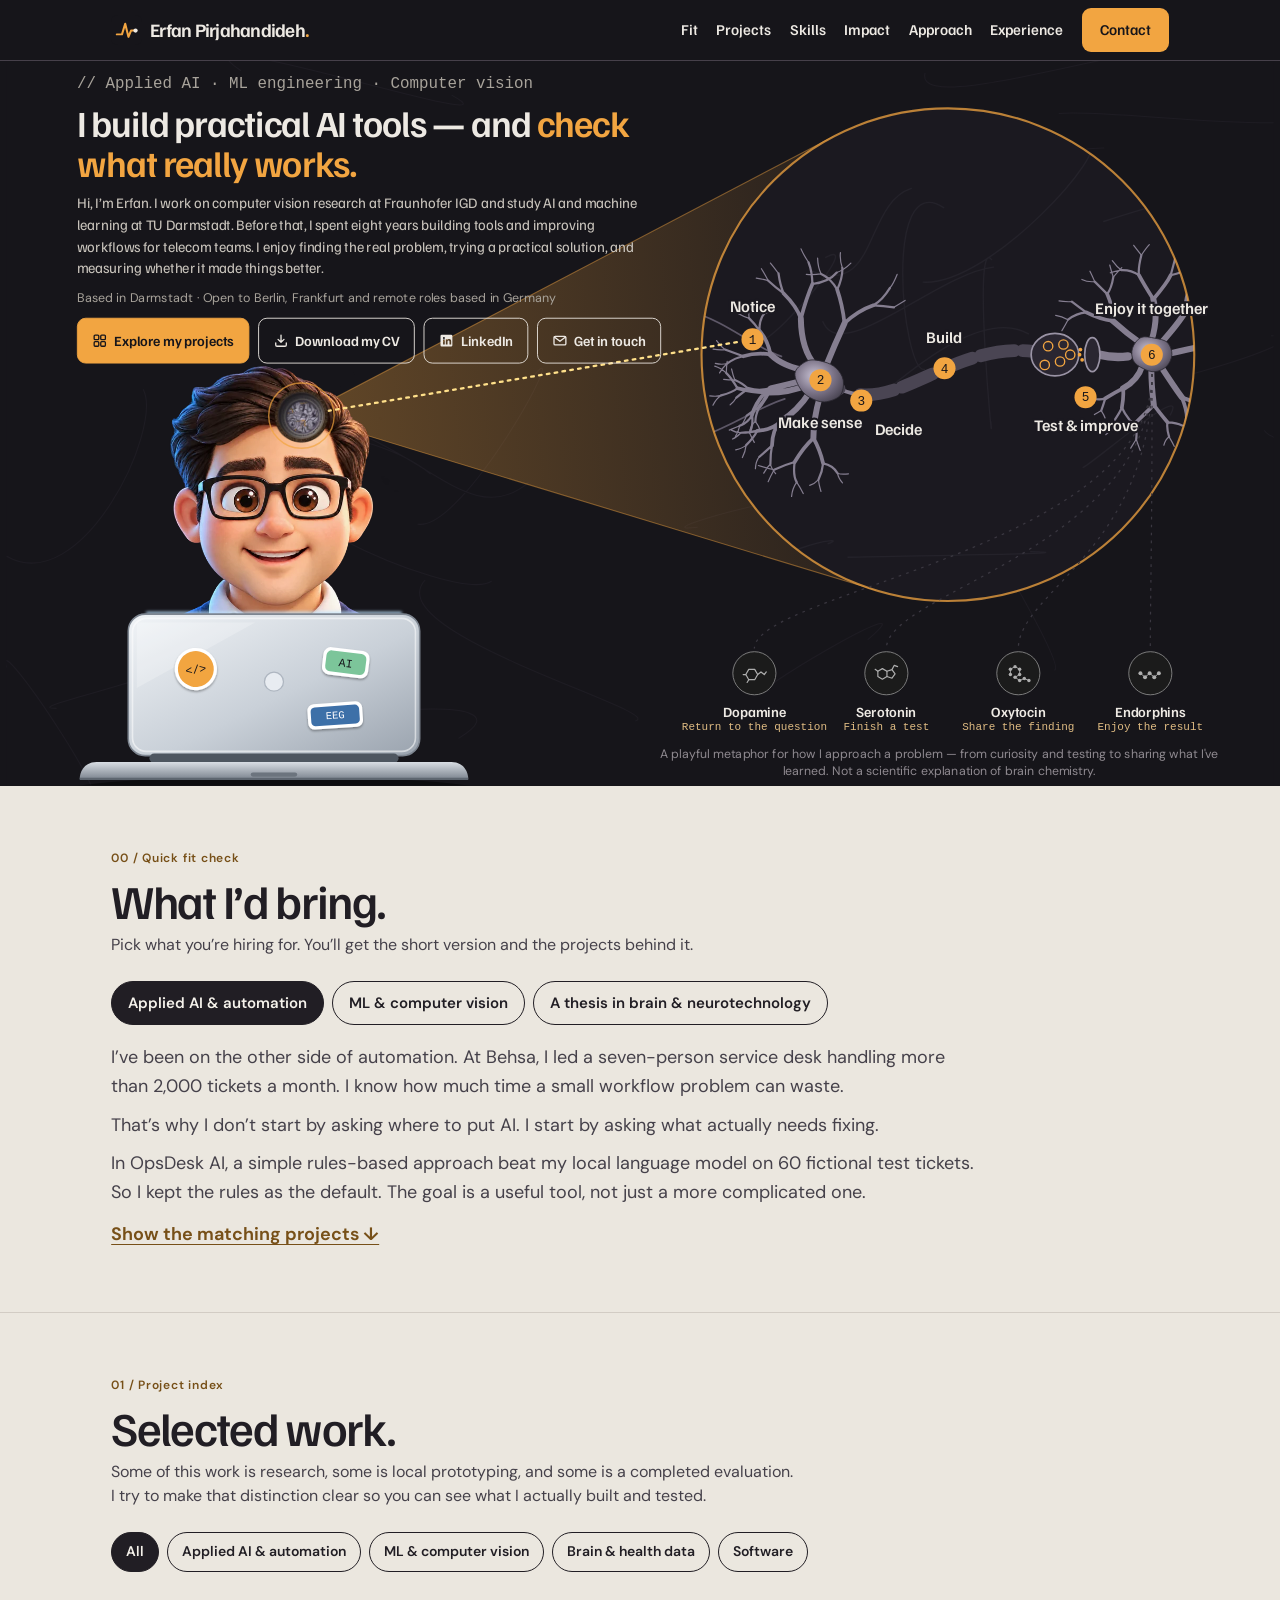
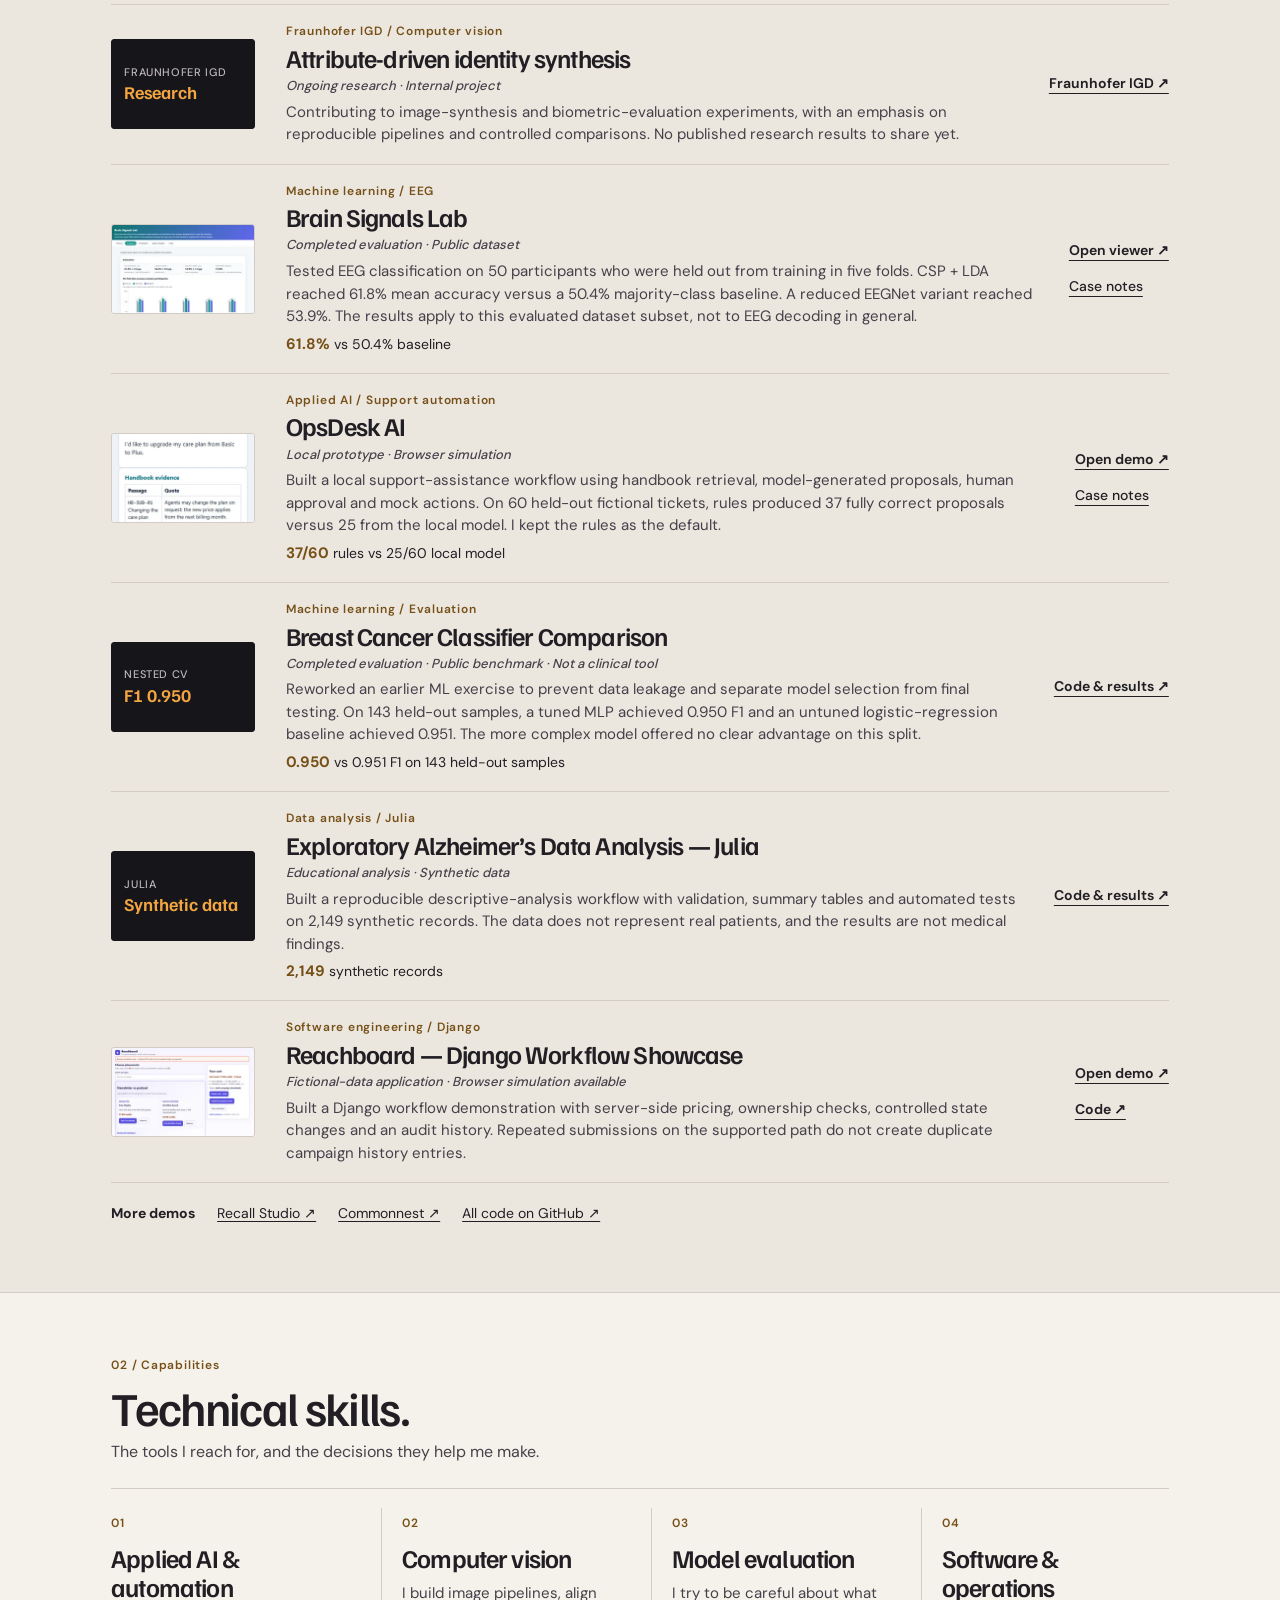
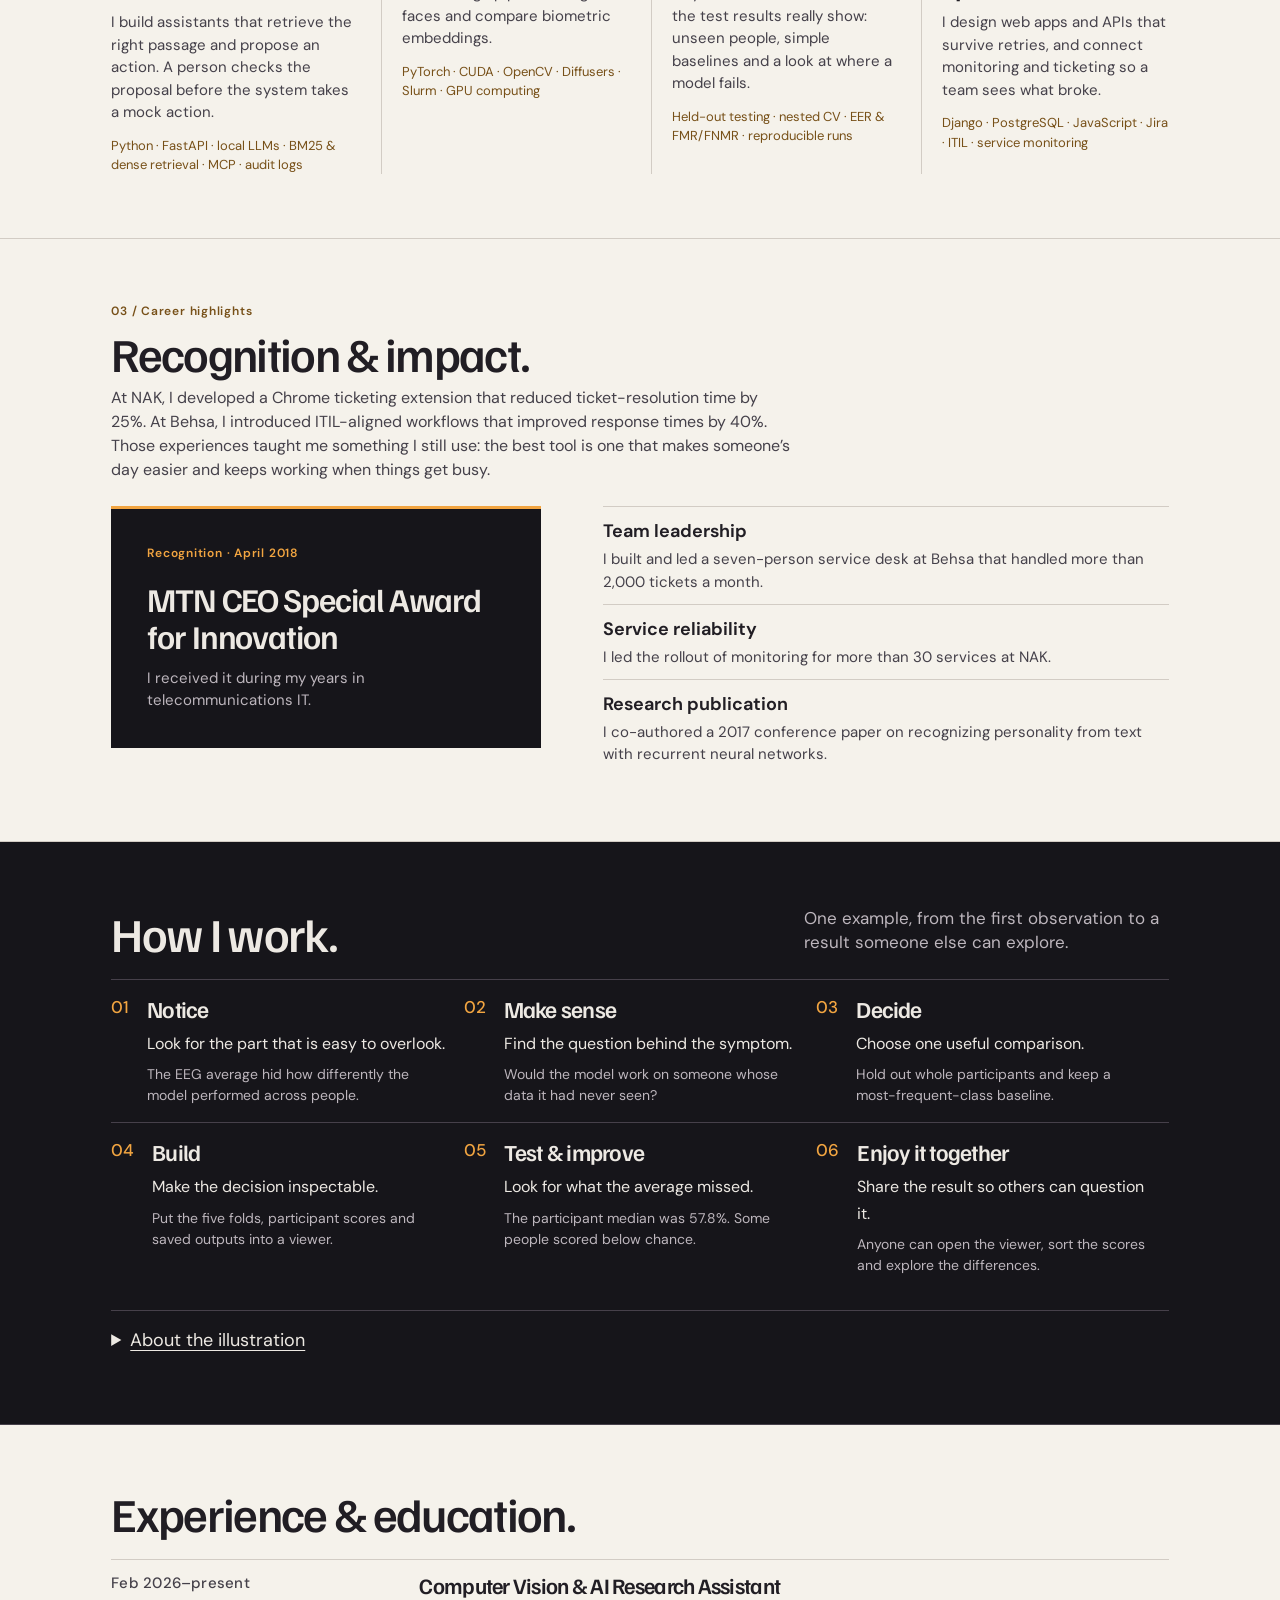
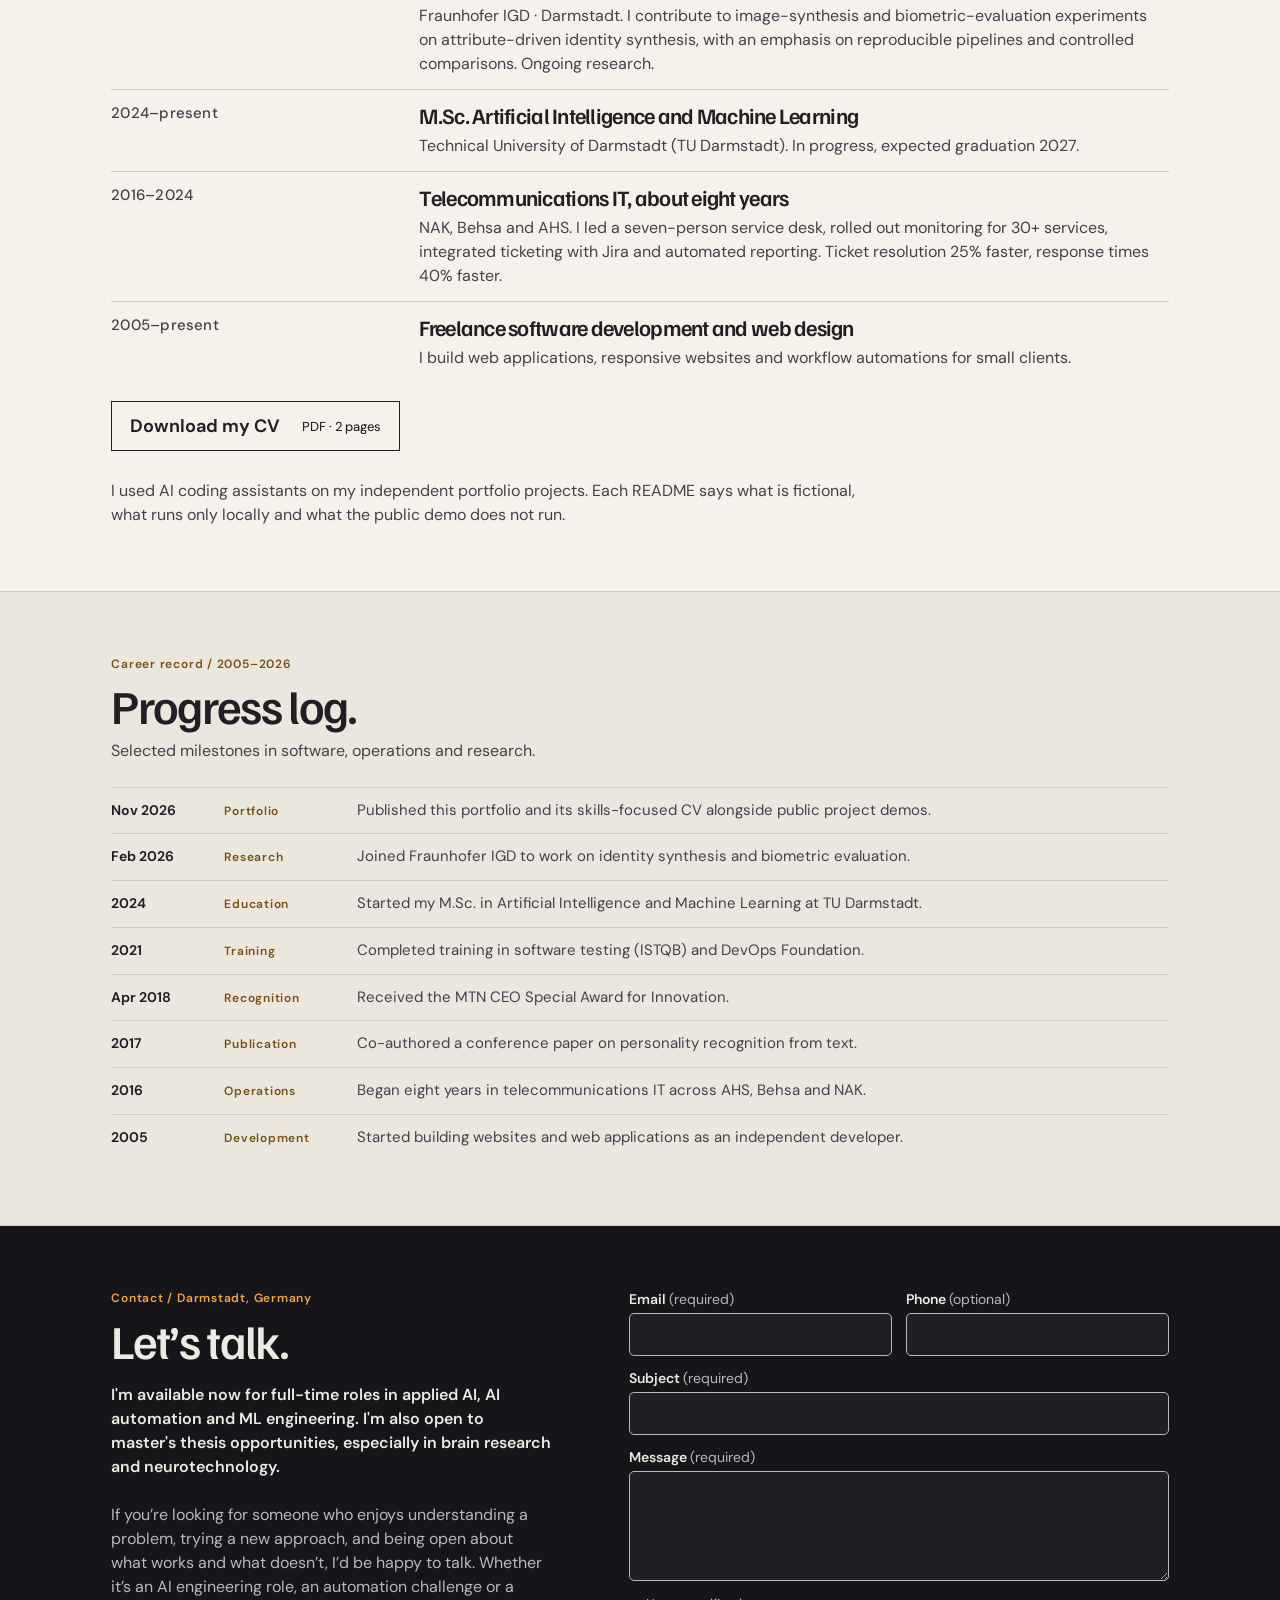
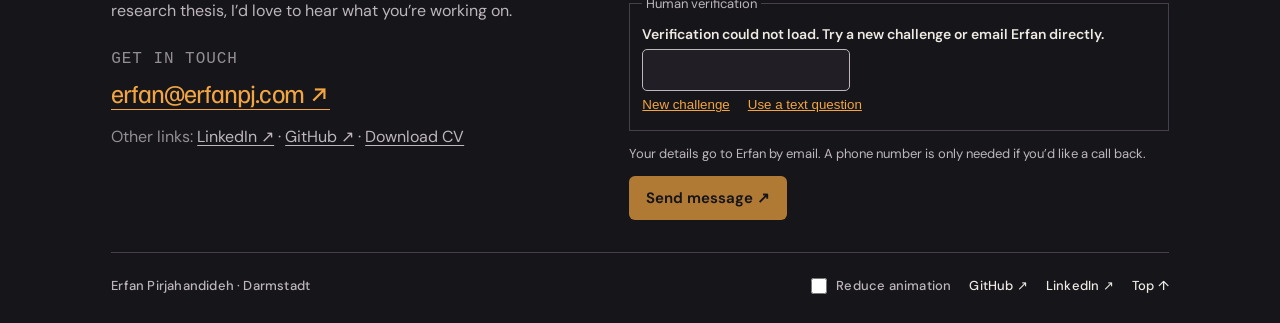
<file: site/index.html>
<!doctype html>
<html lang="en">
<head>
  <meta charset="utf-8">
  <meta name="viewport" content="width=device-width, initial-scale=1">
  <title>Erfan Pirjahandideh | Applied AI &amp; Computer Vision</title>
  <meta name="description" content="Explore Erfan Pirjahandideh’s work in applied AI, automation and computer vision: Fraunhofer IGD research, reproducible ML projects and eight years in telecom IT.">
  <meta name="author" content="Erfan Pirjahandideh">
  <meta name="robots" content="index, follow, max-image-preview:large">
  <link rel="canonical" href="https://erfanpj.com/">
  <meta name="theme-color" content="#16151a">
  <meta property="og:type" content="profile">
  <meta property="og:site_name" content="Erfan Pirjahandideh">
  <meta property="og:locale" content="en_US">
  <meta property="og:title" content="Erfan Pirjahandideh | Applied AI &amp; ML Projects">
  <meta property="og:description" content="Computer vision research, practical AI automation and ML experiments with clear baselines and honest limits.">
  <meta property="og:url" content="https://erfanpj.com/">
  <meta property="og:image" content="https://erfanpj.com/assets/social-preview.jpg">
  <meta property="og:image:width" content="1200">
  <meta property="og:image:height" content="630">
  <meta property="og:image:alt" content="Erfan’s illustrated portrait, brain cutaway and six-stage signal diagram">
  <meta property="profile:first_name" content="Erfan">
  <meta property="profile:last_name" content="Pirjahandideh">
  <meta name="twitter:card" content="summary_large_image">
  <meta name="twitter:title" content="Erfan Pirjahandideh | Applied AI &amp; ML Projects">
  <meta name="twitter:description" content="Computer vision research, practical AI automation and ML experiments with clear baselines and honest limits.">
  <meta name="twitter:image" content="https://erfanpj.com/assets/social-preview.jpg">
  <meta name="twitter:image:alt" content="Erfan’s illustrated portrait, brain cutaway and six-stage signal diagram">
  <link rel="preload" href="assets/FamiljenGrotesk.woff2" as="font" type="font/woff2" crossorigin>
  <script type="application/ld+json">{"@context":"https://schema.org","@graph":[{"@type":"Person","@id":"https://erfanpj.com/#erfan","name":"Erfan Pirjahandideh","url":"https://erfanpj.com/","image":"https://erfanpj.com/assets/erfan-avatar.webp","email":"mailto:erfan@erfanpj.com","jobTitle":"Computer Vision & AI Research Assistant","worksFor":{"@type":"ResearchOrganization","name":"Fraunhofer IGD","url":"https://www.igd.fraunhofer.de/"},"affiliation":{"@type":"CollegeOrUniversity","name":"Technical University of Darmstadt","url":"https://www.tu-darmstadt.de/"},"address":{"@type":"PostalAddress","addressLocality":"Darmstadt","addressCountry":"DE"},"knowsAbout":["Applied AI","AI automation","Machine learning engineering","Computer vision","Biometric evaluation","EEG analysis","LLM evaluation","Python","PyTorch","Django"],"knowsLanguage":["en","fa"],"sameAs":["https://github.com/erfanpj","https://www.linkedin.com/in/erfan-pirjahandideh/"]},{"@type":"WebSite","@id":"https://erfanpj.com/#site","url":"https://erfanpj.com/","name":"Erfan Pirjahandideh","inLanguage":"en","publisher":{"@id":"https://erfanpj.com/#erfan"}}]}</script>
  <link rel="icon" href="assets/mark.svg" type="image/svg+xml">
  <link rel="stylesheet" href="styles.css">
  <link rel="stylesheet" href="refinements.css">
  <link rel="stylesheet" href="portfolio.css">
  <link rel="stylesheet" href="polish.css">
</head>
<body class="field">
<a class="skip-link" href="#fit">Skip the illustration</a>
<header class="masthead"><div class="mast-inner">
  <a class="brand" href="#home"><img class="brand-mark" src="assets/mark.svg" width="32" height="32" alt=""><span>Erfan Pirjahandideh<span class="brand-dot">.</span></span></a>
  <nav class="wide-nav" aria-label="Primary"><a href="#fit">Fit</a><a href="#work">Projects</a><a href="#skills">Skills</a><a href="#achievements">Impact</a><a href="#approach">Approach</a><a href="#cv">Experience</a><a class="contact-link" href="#contact">Contact</a></nav><button type="button" class="menu-toggle" id="menu-toggle" aria-expanded="false" aria-controls="mobile-nav">Menu</button></div></header>
<dialog class="mobile-nav-panel" id="mobile-nav" aria-label="Site menu">
    <nav class="sheet" aria-label="Site menu">
      <button type="button" class="close-sheet" id="menu-close">Close menu</button>
      <a href="#fit">What I’d bring</a>
      <a href="#work">Projects</a>
      <a href="#skills">Skills</a>
      <a href="#achievements">Impact</a>
      <a href="#approach">Approach</a>
      <a href="#cv">Experience</a>
      <a href="#log">Progress log</a>
      <a href="#contact">Contact</a>
      <a href="Erfan-Pirjahandideh-CV.pdf">Download CV (PDF)</a>
      <a href="https://www.linkedin.com/in/erfan-pirjahandideh/">LinkedIn ↗</a>
    </nav>
  </dialog>
<main id="home">
<div class="heroFrame"><div class="hero-scene" id="hero-scene" style="position: relative; width: 1440px; height: 900px; background: #16151A; overflow: hidden; font-family: 'Familjen Grotesk', sans-serif; color: #EDE9E3">
<svg viewBox="0 0 1440 900" aria-hidden="true" style="position: absolute; z-index: 0; inset: 0; width: 1440px; height: 900px"><defs>
<radialGradient id="soma4" cx="40%" cy="38%" r="70%"><stop offset="0" stop-color="#C9C2D4"></stop><stop offset=".55" stop-color="#7D7589"></stop><stop offset="1" stop-color="#4A4553"></stop></radialGradient>
<radialGradient id="bulb4" cx="50%" cy="30%" r="80%"><stop offset="0" stop-color="#3D3846"></stop><stop offset="1" stop-color="#25222B"></stop></radialGradient>
<linearGradient id="post4" x1="0" y1="0" x2="0" y2="1"><stop offset="0" stop-color="#34303B"></stop><stop offset="1" stop-color="#211F26"></stop></linearGradient>
<clipPath id="lens4"><circle cx="1000" cy="350" r="220"></circle></clipPath>
</defs><path d="M0.1,639.0 C85.3,687.5 177.9,495.2 155.6,449.7 M1196.4,135.9 C1256.9,128.8 1539.7,173.3 1500.7,119.3 M1043.9,90.1 C1029.4,150.0 1404.8,14.0 1373.5,70.6 M0.2,765.1 C-18.2,711.2 151.0,963.7 84.2,906.5 M593.1,555.3 C538.0,602.0 489.5,540.1 412.8,505.2 M304.6,695.8 C298.5,758.1 -1.3,812.1 56.5,811.9 M785.1,606.0 C703.3,616.3 1000.9,534.3 966.8,581.2 M467.6,602.6 C519.7,610.8 642.8,383.0 600.4,432.4 M1189.9,379.5 C1154.1,443.8 1018.0,475.5 1016.1,406.4 M867.0,791.7 C813.5,812.8 1059.2,665.3 979.3,733.5 M1096.7,566.8 C1054.2,522.5 1205.6,758.6 1191.4,768.3 M1429.9,496.3 C1442.5,520.5 1815.9,608.0 1779.0,538.3 M514.2,845.7 C611.1,787.3 332.9,819.3 286.1,844.7 M1437.6,388.4 C1527.2,385.6 1208.6,479.1 1224.6,447.3 M301.8,521.6 C217.2,558.8 509.3,694.9 551.1,667.5 M263.3,512.7 C233.2,474.6 420.0,492.0 481.5,545.4 M506.4,115.2 C597.2,165.3 169.2,22.5 266.1,86.9 M715.2,826.1 C749.4,815.0 421.5,725.9 475.5,666.3 M1127.5,282.6 C1083.0,261.7 1153.6,174.2 1247.2,175.0 M919.3,537.2 C948.7,532.4 941.0,616.1 1024.7,624.5 " fill="none" stroke="#1E1C23" stroke-width="1.2" stroke-linecap="round"></path><defs><linearGradient id="cg" class="d-cone-grad" gradientUnits="userSpaceOnUse" x1="335.2" y1="479.2" x2="1070" y2="410"><stop offset="0" stop-color="#F2A541" stop-opacity=".35"></stop><stop offset="1" stop-color="#F2A541" stop-opacity=".04"></stop></linearGradient></defs><path class="d-cone" d="M335.2,479.2 L940,162 L988.5,677.9 Z" fill="url(#cg)"></path><path class="d-cone-edge" d="M940,162 L335.2,479.2 L988.5,677.9" fill="none" stroke="#F2A541" stroke-width="1.2" opacity=".45"></path><g class="d-lens" transform="translate(780.3,120.3) scale(0.9655)"><defs><radialGradient id="warmHero1" cx="62%" cy="50%" r="60%"><stop offset="0" stop-color="#F2A541" stop-opacity=".22"></stop><stop offset="1" stop-color="#F2A541" stop-opacity="0"></stop></radialGradient><clipPath id="scHero1"><circle cx="300" cy="300" r="290"></circle></clipPath></defs><circle cx="300" cy="300" r="290" fill="#1B1920"></circle><g clip-path="url(#scHero1)"><circle class="A warm" cx="300" cy="300" r="290" fill="url(#warmHero1)"></circle><path d="M0.1,46.6 C3.3,86.9 -175.0,34.9 -166.7,98.6 M34.9,585.3 C86.9,525.3 190.6,511.4 159.1,522.5 M483.4,143.2 C571.8,113.8 552.5,129.8 600.9,81.7 M138.7,200.9 C217.9,234.0 201.0,122.3 257.0,104.3 M81.6,282.8 C104.0,275.7 200.6,161.1 156.2,185.5 M394.9,275.4 C334.3,240.9 232.8,340.3 216.7,350.6 M272.4,317.3 C246.6,320.3 222.5,79.5 295.0,126.9 M49.2,496.4 C-41.9,516.0 81.6,734.6 180.6,680.0 M351.5,188.0 C327.7,158.0 355.0,436.4 350.6,379.2 M353.7,197.0 C287.8,204.4 174.3,313.8 152.9,261.1 M397.4,531.8 C480.5,534.0 247.0,536.7 182.4,538.4 M589.9,327.4 C666.2,385.1 587.5,437.2 622.6,475.6 M464.7,52.1 C496.0,52.9 351.7,218.5 271.0,214.6 M459.2,432.8 C472.8,426.2 585.0,328.5 561.8,370.9 " fill="none" stroke="#24222A" stroke-width="1.6" stroke-linecap="round"></path><path d="M0,250 C40,262 70,290 104,302 M0,400 C40,388 80,360 108,352" fill="none" stroke="#5D5767" stroke-width="2" stroke-linecap="round"></path><g fill="none" stroke="#857E90" stroke-linecap="round"><path d="M131.6,330.0 Q109.7,335.6 91.4,339.7 M135.3,319.0 Q106.1,314.4 91.2,299.6 M144.1,312.6 Q127.5,294.5 126.9,257.6 M137.7,343.7 Q122.3,367.1 103.1,378.3 M132.7,336.2 Q112.9,345.1 84.6,344.5 M149.5,348.4 Q141.5,376.6 141.7,398.1 M156.7,312.9 Q166.5,288.5 178.3,262.9 M539.5,284.0 Q548.3,255.7 541.8,234.7 M549.9,287.5 Q572.8,261.6 579.5,249.5 M556.0,300.0 Q576.4,295.0 605.1,288.9 M549.9,312.5 Q566.3,337.7 575.4,350.2 M539.5,316.0 Q539.3,334.8 542.4,359.0 M529.3,288.1 Q510.1,274.8 494.1,260.2 M529.3,311.9 Q523.6,330.2 506.1,339.6 " stroke-width="7"></path><path d="M91.4,339.7 Q85.8,351.5 78.2,361.1 M91.4,339.7 Q79.3,344.5 64.8,340.1 M91.2,299.6 Q73.6,297.3 59.2,301.8 M91.2,299.6 Q87.9,282.9 78.2,271.8 M126.9,257.6 Q122.5,243.7 106.7,227.9 M126.9,257.6 Q133.7,232.3 140.5,216.8 M103.1,378.3 Q93.4,387.9 92.9,407.1 M103.1,378.3 Q94.0,388.3 75.6,389.6 M84.6,344.5 Q73.2,357.3 69.4,371.0 M84.6,344.5 Q70.6,344.0 52.3,339.5 M141.7,398.1 Q149.4,411.9 153.1,427.9 M141.7,398.1 Q129.5,409.3 119.6,426.3 M178.3,262.9 Q176.0,242.0 169.7,223.4 M178.3,262.9 Q194.7,247.9 212.3,241.9 M541.8,234.7 Q530.8,217.3 524.9,206.3 M541.8,234.7 Q557.9,215.9 562.2,206.5 M579.5,249.5 Q578.7,235.5 586.3,216.1 M579.5,249.5 Q594.3,246.0 609.7,230.1 M605.1,288.9 Q615.5,275.1 632.2,271.8 M605.1,288.9 Q621.4,291.5 636.5,294.3 M575.4,350.2 Q590.9,355.0 601.2,365.6 M575.4,350.2 Q582.8,368.9 580.9,378.3 M542.4,359.0 Q547.6,366.7 558.5,379.6 M542.4,359.0 Q532.6,368.8 520.3,380.7 M494.1,260.2 Q478.6,258.2 462.9,250.2 M494.1,260.2 Q495.2,246.4 487.6,228.7 M506.1,339.6 Q507.3,348.3 504.8,362.2 M506.1,339.6 Q496.8,344.2 485.3,351.4 " stroke-width="4.4"></path><path d="M78.2,361.1 Q73.3,371.7 73.4,378.5 M78.2,361.1 Q71.0,365.8 63.1,371.8 M64.8,340.1 Q59.9,343.4 51.0,350.4 M64.8,340.1 Q59.2,334.1 49.2,329.8 M59.2,301.8 Q50.3,303.2 40.0,310.4 M59.2,301.8 Q49.3,298.1 38.3,294.1 M78.2,271.8 Q72.8,263.5 66.1,257.2 M78.2,271.8 Q78.0,258.5 83.4,252.2 M106.7,227.9 Q96.7,220.7 88.6,213.0 M106.7,227.9 Q102.5,218.3 100.6,204.4 M140.5,216.8 Q140.3,202.6 135.9,191.2 M140.5,216.8 Q159.8,214.5 169.2,203.3 M92.9,407.1 Q91.0,416.7 91.1,428.7 M92.9,407.1 Q83.2,415.6 78.1,420.1 M75.6,389.6 Q71.6,397.7 62.5,406.5 M75.6,389.6 Q68.0,391.2 56.4,391.9 M69.4,371.0 Q71.2,384.7 66.3,391.6 M69.4,371.0 Q65.4,379.7 54.9,383.7 M52.3,339.5 Q46.3,344.6 33.1,347.9 M52.3,339.5 Q44.9,327.2 39.2,321.7 M153.1,427.9 Q164.8,430.2 170.1,439.6 M153.1,427.9 Q152.2,437.5 147.7,447.0 M119.6,426.3 Q117.4,441.9 122.0,450.0 M119.6,426.3 Q108.2,429.5 95.4,435.4 M169.7,223.4 Q162.1,209.9 150.8,204.9 M169.7,223.4 Q176.4,208.6 175.7,197.8 M212.3,241.9 Q222.8,236.1 231.8,221.4 M212.3,241.9 Q223.7,242.5 236.5,244.2 M524.9,206.3 Q515.5,200.0 504.2,200.5 M524.9,206.3 Q523.8,198.3 527.7,182.9 M562.2,206.5 Q564.4,198.8 568.0,184.7 M562.2,206.5 Q576.5,203.1 585.8,197.8 M586.3,216.1 Q583.3,204.3 576.3,192.9 M586.3,216.1 Q588.5,208.3 597.2,197.5 M609.7,230.1 Q619.6,218.5 622.6,209.8 M609.7,230.1 Q620.8,229.9 634.1,231.6 M632.2,271.8 Q639.0,264.6 647.8,254.4 M632.2,271.8 Q643.7,269.9 653.9,269.7 M636.5,294.3 Q645.7,290.0 657.4,290.6 M636.5,294.3 Q641.4,300.3 653.8,309.4 M601.2,365.6 Q610.6,362.6 620.7,366.3 M601.2,365.6 Q607.3,373.4 607.6,385.6 M580.9,378.3 Q583.6,386.8 591.1,392.5 M580.9,378.3 Q577.0,386.3 575.6,396.9 M558.5,379.6 Q569.6,380.1 575.7,383.3 M558.5,379.6 Q557.2,385.7 560.4,396.7 M520.3,380.7 Q522.9,387.6 521.7,399.5 M520.3,380.7 Q512.0,379.7 499.3,385.2 M462.9,250.2 Q451.2,251.1 441.4,258.8 M462.9,250.2 Q454.1,244.0 445.9,237.6 M487.6,228.7 Q480.0,221.2 472.8,214.0 M487.6,228.7 Q492.6,221.7 494.7,208.7 M504.8,362.2 Q507.9,369.3 513.5,376.3 M504.8,362.2 Q502.7,367.4 497.0,375.9 M485.3,351.4 Q482.6,360.1 480.5,365.8 M485.3,351.4 Q478.6,354.0 468.9,351.2 " stroke-width="2.6"></path><path d="M73.4,378.5 Q77.5,384.0 79.0,389.2 M73.4,378.5 Q68.5,381.8 67.0,388.9 M63.1,371.8 Q60.7,376.8 57.2,383.4 M51.0,350.4 Q47.8,356.2 43.7,359.0 M49.2,329.8 Q41.1,329.5 36.1,329.0 M49.2,329.8 Q47.2,325.4 45.3,316.8 M40.0,310.4 Q34.6,315.7 31.2,321.4 M40.0,310.4 Q33.9,312.2 26.2,310.3 M38.3,294.1 Q30.7,294.7 23.6,293.5 M38.3,294.1 Q33.4,291.2 27.7,283.4 M66.1,257.2 Q59.5,255.4 53.1,251.6 M66.1,257.2 Q65.1,251.8 66.3,243.7 M83.4,252.2 Q80.9,248.1 79.1,239.5 M83.4,252.2 Q90.3,249.9 95.7,244.4 M88.6,213.0 Q84.0,211.2 74.4,209.8 M88.6,213.0 Q84.0,204.4 80.5,198.8 M100.6,204.4 Q94.6,196.2 91.1,192.1 M135.9,191.2 Q129.8,182.1 127.1,175.4 M169.2,203.3 Q177.7,200.3 185.8,192.2 M91.1,428.7 Q91.9,433.6 97.2,440.1 M91.1,428.7 Q87.3,432.2 83.2,439.4 M78.1,420.1 Q73.8,425.3 73.4,434.1 M62.5,406.5 Q61.6,414.3 58.1,421.1 M62.5,406.5 Q58.4,410.2 50.2,412.1 M56.4,391.9 Q51.0,397.6 46.4,399.3 M56.4,391.9 Q49.9,391.6 45.1,388.8 M66.3,391.6 Q68.7,397.1 72.1,403.2 M54.9,383.7 Q53.1,391.5 49.9,396.2 M54.9,383.7 Q51.1,385.3 42.6,388.8 M33.1,347.9 Q27.3,351.4 23.4,359.4 M33.1,347.9 Q28.5,349.5 19.7,348.5 M39.2,321.7 Q32.8,315.5 25.5,313.4 M39.2,321.7 Q39.1,315.6 40.2,307.7 M170.1,439.6 Q174.4,441.3 183.0,440.2 M170.1,439.6 Q170.9,444.8 175.9,450.9 M147.7,447.0 Q147.9,452.0 150.6,461.0 M147.7,447.0 Q143.0,452.0 137.3,453.9 M122.0,450.0 Q125.7,455.4 129.7,463.5 M122.0,450.0 Q116.7,457.7 116.0,466.8 M95.4,435.4 Q90.7,444.0 88.4,449.5 M95.4,435.4 Q89.5,434.4 76.9,430.5 M150.8,204.9 Q141.3,206.4 133.4,205.5 M150.8,204.9 Q146.9,197.4 146.6,186.2 M175.7,197.8 Q172.5,188.3 173.5,179.9 M231.8,221.4 Q236.1,216.0 240.2,205.5 M236.5,244.2 Q240.9,241.5 249.6,236.1 M504.2,200.5 Q496.1,201.9 491.2,203.6 M504.2,200.5 Q498.7,196.5 493.5,189.3 M527.7,182.9 Q522.4,175.9 518.7,171.2 M527.7,182.9 Q533.7,174.0 537.1,170.5 M568.0,184.7 Q563.1,177.2 563.2,169.9 M585.8,197.8 Q591.6,191.3 595.9,185.8 M585.8,197.8 Q593.4,199.5 603.2,202.0 M576.3,192.9 Q571.9,188.5 567.6,178.9 M576.3,192.9 Q575.0,186.3 576.5,176.5 M597.2,197.5 Q599.5,188.7 599.7,183.1 M597.2,197.5 Q603.8,195.2 608.6,190.1 M622.6,209.8 Q623.3,198.8 624.3,192.3 M634.1,231.6 Q643.3,227.9 647.4,224.0 M634.1,231.6 Q643.8,238.1 649.7,240.8 M647.8,254.4 Q651.5,248.8 657.1,240.8 M647.8,254.4 Q656.8,254.3 661.8,250.0 M653.9,269.7 Q660.8,266.9 666.4,263.5 M653.9,269.7 Q662.1,272.7 668.3,274.0 M657.4,290.6 Q661.2,287.5 669.6,285.1 M657.4,290.6 Q662.6,290.4 670.2,294.5 M653.8,309.4 Q660.0,308.9 670.9,310.1 M653.8,309.4 Q654.2,315.2 658.7,322.8 M620.7,366.3 Q625.9,361.4 630.6,357.0 M620.7,366.3 Q625.8,367.2 631.9,371.4 M607.6,385.6 Q613.0,389.7 616.5,398.5 M607.6,385.6 Q602.6,389.9 602.2,397.4 M591.1,392.5 Q593.8,394.3 600.5,399.2 M575.6,396.9 Q575.4,403.5 579.0,409.0 M575.7,383.3 Q582.5,384.5 587.0,383.4 M560.4,396.7 Q564.5,403.6 566.4,407.9 M560.4,396.7 Q556.0,399.9 554.2,406.6 M521.7,399.5 Q523.2,404.1 526.3,412.6 M521.7,399.5 Q519.7,402.7 515.2,410.0 M499.3,385.2 Q493.1,387.2 485.9,394.1 M441.4,258.8 Q439.3,263.0 434.2,271.7 M441.4,258.8 Q433.8,254.6 426.9,253.8 M445.9,237.6 Q435.8,237.9 430.8,236.7 M472.8,214.0 Q464.3,214.8 457.7,211.4 M472.8,214.0 Q471.3,210.0 467.2,201.7 M494.7,208.7 Q492.8,203.4 490.5,194.4 M494.7,208.7 Q499.7,202.6 504.7,197.5 M513.5,376.3 Q518.7,378.5 520.4,384.0 M497.0,375.9 Q495.4,380.8 494.8,385.9 M480.5,365.8 Q484.1,371.5 485.0,374.5 M480.5,365.8 Q476.8,367.9 472.5,370.5 M468.9,351.2 Q466.2,354.6 460.1,357.6 M468.9,351.2 Q462.7,346.4 458.7,344.7 " stroke-width="1.4"></path></g><path d="M172,340 C240,372 300,286 400,296" fill="none" stroke="#857E90" stroke-width="4.5" stroke-linecap="round"></path><path d="M172,340 C240,372 300,286 400,296" fill="none" stroke="#4A4553" stroke-width="15" stroke-linecap="round" stroke-dasharray="0 26 40 10 40 10 40 10 40 10 40 400"></path><path d="M512,302 C496,304 486,302 478,300" stroke="#857E90" stroke-width="10" stroke-linecap="round" fill="none"></path><ellipse cx="470" cy="300" rx="9" ry="20" fill="#2A2631" stroke="#9A93A5" stroke-width="2"></ellipse><ellipse cx="426" cy="300" rx="28" ry="25" fill="#2A2631" stroke="#9A93A5" stroke-width="2"></ellipse><g fill="#2A2631" stroke="#F2A541" stroke-width="1.6"><circle cx="418" cy="290" r="5.5"></circle><circle cx="432" cy="308" r="5.5"></circle><circle cx="414" cy="312" r="5.5"></circle><circle cx="436" cy="288" r="5.5"></circle><circle cx="444" cy="300" r="5.5"></circle></g><g fill="#F2A541"><circle class="nt" cx="456" cy="294" r="2.2"></circle><circle class="nt" cx="458" cy="306" r="2.2" style="animation-delay: .9s"></circle><circle class="nt" cx="455" cy="300" r="2.2" style="animation-delay: 1.8s"></circle></g><circle class="A k1" cx="453" cy="300" r="7" fill="#F2A541" opacity="0"></circle><rect class="A k2" x="444" y="291" width="16" height="18" rx="3" fill="#F2A541" opacity="0"></rect><path class="A k3" d="M444,296 L453,296 L453,291 L460,300 L453,309 L453,304 L444,304 Z" fill="#7BC59A" opacity="0"></path><g font-family="JetBrains Mono, monospace" font-size="24" font-weight="500" text-anchor="middle"><text class="A m1" x="458" y="262" fill="#E07A6E">✕</text><text class="A m2" x="458" y="262" fill="#E07A6E">✕</text><text class="A m3" x="458" y="262" fill="#7BC59A">✓</text></g><circle class="A bglow" cx="540" cy="300" r="56" fill="#F2A541" style="filter: blur(12px)"></circle><path d="M176.8,330.0 C177.6,335.4 176.9,343.7 173.3,348.0 C169.6,352.2 160.9,355.2 154.9,355.6 C148.9,356.0 142.2,353.2 137.3,350.3 C132.3,347.4 128.0,343.4 125.2,338.3 C122.3,333.3 118.6,325.3 120.3,320.1 C122.1,314.8 129.9,308.9 135.5,306.9 C141.2,305.0 148.7,306.9 154.1,308.4 C159.6,309.9 164.7,312.2 168.4,315.8 C172.2,319.4 175.9,324.6 176.8,330.0 Z" fill="url(#soma4)" stroke="#2A2730" stroke-width="1"></path><path d="M563.7,300.0 C563.5,304.6 560.9,310.2 557.6,313.6 C554.3,316.9 548.5,319.6 543.8,320.0 C539.2,320.5 534.0,318.5 529.8,316.3 C525.5,314.2 520.5,311.2 518.4,307.2 C516.3,303.2 515.8,297.0 517.2,292.4 C518.7,287.8 522.9,281.7 527.3,279.7 C531.7,277.8 538.5,279.6 543.7,280.6 C548.9,281.6 555.2,282.5 558.5,285.7 C561.8,289.0 563.9,295.4 563.7,300.0 Z" fill="url(#soma4)" stroke="#2A2730" stroke-width="1"></path><path class="A pA" pathLength="1000" fill="none" stroke="#F2A541" stroke-width="5" stroke-linecap="round" d="M0,400 C40,388 80,360 108,352 L150,330 L172,340 C240,372 300,286 400,296 L426,300"></path><path class="A pB" pathLength="1000" fill="none" stroke="#7BC59A" stroke-width="5" stroke-linecap="round" d="M470,300 L540,300 C560,300 580,290 600,280"></path><g fill="none" stroke="#7BC59A" stroke-width="3"><circle class="A burst" cx="462" cy="300" r="26"></circle><circle class="A burst" cx="540" cy="300" r="30" style="animation-delay: .4s"></circle></g><circle class="A cf" cx="540" cy="300" r="2.4" fill="#7BC59A" style="--dx: 70px; --dy: 0px"></circle><circle class="A cf" cx="540" cy="300" r="3" fill="#F2A541" style="--dx: 57px; --dy: 41px"></circle><circle class="A cf" cx="540" cy="300" r="2.4" fill="#F2A541" style="--dx: 22px; --dy: 67px"></circle><circle class="A cf" cx="540" cy="300" r="3" fill="#7BC59A" style="--dx: -22px; --dy: 67px"></circle><circle class="A cf" cx="540" cy="300" r="2.4" fill="#F2A541" style="--dx: -57px; --dy: 41px"></circle><circle class="A cf" cx="540" cy="300" r="3" fill="#F2A541" style="--dx: -70px; --dy: 0px"></circle><circle class="A cf" cx="540" cy="300" r="2.4" fill="#7BC59A" style="--dx: -57px; --dy: -41px"></circle><circle class="A cf" cx="540" cy="300" r="3" fill="#F2A541" style="--dx: -22px; --dy: -67px"></circle><circle class="A cf" cx="540" cy="300" r="2.4" fill="#F2A541" style="--dx: 22px; --dy: -67px"></circle><circle class="A cf" cx="540" cy="300" r="3" fill="#7BC59A" style="--dx: 57px; --dy: -41px"></circle></g><circle cx="300" cy="300" r="290" fill="none" stroke="#F2A541" stroke-width="2.5" opacity=".75"></circle><circle class="A okring" cx="300" cy="300" r="293" fill="none" stroke="#7BC59A" stroke-width="6"></circle><g fill="none" stroke="#F2A541" stroke-width="3"><circle class="A pr0" cx="70" cy="282" r="24"></circle><circle class="A pr1" cx="150" cy="330" r="24"></circle><circle class="A pr2" cx="198" cy="354" r="24"></circle><circle class="A pr3" cx="296" cy="316" r="24"></circle><circle class="A pr4" cx="462" cy="350" r="24"></circle><circle class="A pr5" cx="540" cy="300" r="24"></circle></g><g font-family="JetBrains Mono, monospace" font-size="15" text-anchor="middle"><circle class="A pin0" cx="70" cy="282" r="13" fill="#F2A541"></circle><text class="A pt0" x="70" y="287" fill="#16151A">1</text><circle class="A pin1" cx="150" cy="330" r="13" fill="#F2A541"></circle><text class="A pt1" x="150" y="335" fill="#16151A">2</text><circle class="A pin2" cx="198" cy="354" r="13" fill="#F2A541"></circle><text class="A pt2" x="198" y="359" fill="#16151A">3</text><circle class="A pin3" cx="296" cy="316" r="13" fill="#F2A541"></circle><text class="A pt3" x="296" y="321" fill="#16151A">4</text><circle class="A pin4" cx="462" cy="350" r="13" fill="#F2A541"></circle><text class="A pt4" x="462" y="355" fill="#16151A">5</text><circle class="A pin5" cx="540" cy="300" r="13" fill="#F2A541"></circle><text class="A pt5" x="540" y="305" fill="#16151A">6</text></g><g font-family="Familjen Grotesk, sans-serif" font-size="19" font-weight="600"><text class="A lb0" x="70" y="250" text-anchor="middle" fill="#EDE9E3" stroke="#1B1920" stroke-width="5" paint-order="stroke">Notice</text><text class="A lb1" x="150" y="386" text-anchor="middle" fill="#EDE9E3" stroke="#1B1920" stroke-width="5" paint-order="stroke">Make sense</text><text class="A lb2" x="214" y="394" text-anchor="start" fill="#EDE9E3" stroke="#1B1920" stroke-width="5" paint-order="stroke">Decide</text><text class="A lb3" x="296" y="286" text-anchor="middle" fill="#EDE9E3" stroke="#1B1920" stroke-width="5" paint-order="stroke">Build</text><text class="A lb4" x="462" y="390" text-anchor="middle" fill="#EDE9E3" stroke="#1B1920" stroke-width="5" paint-order="stroke">Test &amp; improve</text><text class="A lb5" x="540" y="252" text-anchor="middle" fill="#EDE9E3" stroke="#1B1920" stroke-width="5" paint-order="stroke">Enjoy it together</text></g></g></svg>


<div class="top hero-copy" style="position: absolute; left: 80px; top: 92px; width: 660px; display: flex; flex-direction: column; gap: 12px">
<p class="hero-kicker" style="margin: 0; font: 400 14px 'JetBrains Mono', monospace; color: #A8A39B">// Applied AI · ML engineering · Computer vision</p>
<h1 style="margin: 0; font: 600 42px/1.06 'Familjen Grotesk', sans-serif; letter-spacing: -0.03em">I build practical AI tools — and <span style="color: #F2A541">check what really works.</span></h1>
<p class="hero-intro" style="margin: 0; font-size: 17px; line-height: 1.5; color: #C9C4BC">Hi, I’m Erfan. I work on computer vision research at Fraunhofer IGD and study AI and machine learning at TU Darmstadt. Before that, I spent eight years building tools and improving workflows for telecom teams. I enjoy finding the real problem, trying a practical solution, and measuring whether it made things better.</p>
<p class="hero-where">Based in Darmstadt · Open to Berlin, Frankfurt and remote roles based in Germany</p>
<div class="hero-actions"><a href="#work" class="btn hb solid" aria-label="Explore my projects" aria-describedby="d-tip-projects"><svg class="bi" viewBox="0 0 24 24" width="18" height="18" aria-hidden="true" focusable="false"><g fill="none" stroke="currentColor" stroke-width="2" stroke-linejoin="round"><rect x="3.5" y="3.5" width="7" height="7" rx="1.5"/><rect x="13.5" y="3.5" width="7" height="7" rx="1.5"/><rect x="3.5" y="13.5" width="7" height="7" rx="1.5"/><rect x="13.5" y="13.5" width="7" height="7" rx="1.5"/></g></svg><span class="hb-long">Explore my projects</span><span class="hb-short" aria-hidden="true">Projects</span><span class="hb-tip" id="d-tip-projects" role="tooltip">See my research, prototypes and evaluations, with code and case notes.</span></a><a href="Erfan-Pirjahandideh-CV.pdf" class="btn hb ghost" aria-label="Download my CV (PDF)" aria-describedby="d-tip-cv"><svg class="bi" viewBox="0 0 24 24" width="18" height="18" aria-hidden="true" focusable="false"><g fill="none" stroke="currentColor" stroke-width="2" stroke-linecap="round" stroke-linejoin="round"><path d="M12 3.5v11M7.5 10l4.5 4.5 4.5-4.5"/><path d="M4 15.5v3a2 2 0 0 0 2 2h12a2 2 0 0 0 2-2v-3"/></g></svg><span class="hb-long">Download my CV</span><span class="hb-short" aria-hidden="true">CV</span><span class="hb-tip" id="d-tip-cv" role="tooltip">Download my two-page CV as a PDF.</span></a><a href="https://www.linkedin.com/in/erfan-pirjahandideh/" class="btn hb ghost" aria-label="LinkedIn profile" aria-describedby="d-tip-linkedin"><svg class="bi" viewBox="0 0 24 24" width="18" height="18" aria-hidden="true" focusable="false"><path fill="currentColor" d="M5 3h14a2 2 0 0 1 2 2v14a2 2 0 0 1-2 2H5a2 2 0 0 1-2-2V5a2 2 0 0 1 2-2zm1.9 7.2V18h2.6v-7.8H6.9zm1.3-3.9a1.5 1.5 0 1 0 0 3 1.5 1.5 0 0 0 0-3zM11.1 10.2V18h2.6v-4.1c0-1.1.2-2.1 1.5-2.1s1.4 1.2 1.4 2.2v4h2.6v-4.5c0-2.2-.5-3.9-3.1-3.9-1.2 0-2.1.7-2.4 1.3v-1.1h-2.6z"/></svg><span class="hb-long">LinkedIn</span><span class="hb-short" aria-hidden="true">LinkedIn</span><span class="hb-tip" id="d-tip-linkedin" role="tooltip">Open my LinkedIn profile and work history.</span></a><a href="#contact" class="btn hb ghost" aria-label="Contact me — get in touch" aria-describedby="d-tip-mail"><svg class="bi" viewBox="0 0 24 24" width="18" height="18" aria-hidden="true" focusable="false"><g fill="none" stroke="currentColor" stroke-width="2" stroke-linejoin="round"><rect x="3" y="5.5" width="18" height="13" rx="2"/><path d="M3.5 6.5l8.5 6.5 8.5-6.5" stroke-linecap="round"/></g></svg><span class="hb-long">Get in touch</span><span class="hb-short" aria-hidden="true">Contact</span><span class="hb-tip" id="d-tip-mail" role="tooltip">Jump to the contact form and my email address.</span></a></div>
</div>
<picture><source srcset="assets/erfan-avatar.webp" type="image/webp"><img class="A avimg" src="assets/erfan-avatar.png" width="260" height="283" alt="Cartoon portrait of Erfan" style="position: absolute; z-index: 1; left: 143.2px; top: 421.6px; width: 312px; height: auto; transform-origin: 50% 90%"></picture>
<img class="A avimg d-eye" src="assets/brain-cutaway-theme.webp" width="52" height="52" alt="" aria-hidden="true" style="position: absolute; z-index: 3; left: 304px; top: 448px; width: 62.4px; height: 62.4px; transform-origin: -4.8px 279.6px">
<div class="win A winA" aria-hidden="true" style="left: 938px; top: 262px; font-size: 33px">It works.</div>
<button type="button" class="hor2 off A hon0" style="left: 825px; top: 747px;" aria-label="Dopamine — Return to the question (metaphor)" aria-expanded="false" aria-controls="desk-tip-0" aria-describedby="desk-tip-0"><svg width="34" height="34" viewBox="0 0 40 40" aria-hidden="true"><g fill="none" stroke="#F2A541" stroke-width="1.8" stroke-linejoin="round" stroke-linecap="round"><path d="M25,22 L20.5,29.8 L11.5,29.8 L7,22 L11.5,14.2 L20.5,14.2 Z"></path><path d="M25,22 L30,18 L35,22 L38,18 M7,22 L3,22 M11.5,29.8 L9,34"></path></g></svg><span class="tip" id="desk-tip-0" role="tooltip"><strong>Dopamine</strong>An encouraging result makes me want to try the comparison again.</span></button>
<button type="button" class="hor2 off A hon1" style="left: 975px; top: 747px;" aria-label="Serotonin — Finish a test (metaphor)" aria-expanded="false" aria-controls="desk-tip-1" aria-describedby="desk-tip-1"><svg width="34" height="34" viewBox="0 0 40 40" aria-hidden="true"><g fill="none" stroke="#F2A541" stroke-width="1.8" stroke-linejoin="round" stroke-linecap="round"><path d="M14,13 L20.9,17 L20.9,25 L14,29 L7.1,25 L7.1,17 Z"></path><path d="M20.9,17 L28.5,14.5 L33.2,21 L28.5,27.5 L20.9,25 M28.5,14.5 L32,8 L37,10 M7.1,17 L3,14"></path></g></svg><span class="tip" id="desk-tip-1" role="tooltip"><strong>Serotonin</strong>There is satisfaction in an experiment that someone else can repeat.</span></button>
<button type="button" class="hor2 off A hon2" style="left: 1125px; top: 747px;" aria-label="Oxytocin — Share the finding (metaphor)" aria-expanded="false" aria-controls="desk-tip-2" aria-describedby="desk-tip-2"><svg width="34" height="34" viewBox="0 0 40 40" aria-hidden="true"><g fill="none" stroke="#F2A541" stroke-width="1.4"><path d="M8,22 L8,14 L15,10 L22,14 L22,22 L15,26 L22,31 L29,28 L36,31"></path></g><g fill="#F2A541"><circle cx="8" cy="22" r="2.6"></circle><circle cx="8" cy="14" r="2.6"></circle><circle cx="15" cy="10" r="2.6"></circle><circle cx="22" cy="14" r="2.6"></circle><circle cx="22" cy="22" r="2.6"></circle><circle cx="15" cy="26" r="2.6"></circle><circle cx="22" cy="31" r="2.6"></circle><circle cx="29" cy="28" r="2.6"></circle><circle cx="36" cy="31" r="2.6"></circle></g></svg><span class="tip" id="desk-tip-2" role="tooltip"><strong>Oxytocin</strong>I trust a result more after someone else has had a chance to question it.</span></button>
<button type="button" class="hor2 off A hon3" style="left: 1275px; top: 747px;" aria-label="Endorphins — Enjoy the result (metaphor)" aria-expanded="false" aria-controls="desk-tip-3" aria-describedby="desk-tip-3"><svg width="34" height="34" viewBox="0 0 40 40" aria-hidden="true"><path d="M5,20 L12,26 L19,20 L26,26 L33,20" fill="none" stroke="#F2A541" stroke-width="1.4"></path><g fill="#F2A541"><circle cx="5" cy="20" r="3"></circle><circle cx="12" cy="26" r="3"></circle><circle cx="19" cy="20" r="3"></circle><circle cx="26" cy="26" r="3"></circle><circle cx="33" cy="20" r="3"></circle></g></svg><span class="tip" id="desk-tip-3" role="tooltip"><strong>Endorphins</strong>Solving a stubborn problem together feels good.</span></button>
<div class="hlab off A lon0" style="width: 140px; left: 780px; top: 806px; text-align: center"><strong>Dopamine</strong><span>Return to the question</span></div>
<div class="hlab off A lon1" style="width: 140px; left: 930px; top: 806px; text-align: center"><strong>Serotonin</strong><span>Finish a test</span></div>
<div class="hlab off A lon2" style="width: 140px; left: 1080px; top: 806px; text-align: center"><strong>Oxytocin</strong><span>Share the finding</span></div>
<p class="hlab off A lon3 illustration-note" style="width:640px;left:740px;top:842px;text-align:center;opacity:.72!important">A playful metaphor for how I approach a problem — from curiosity and testing to sharing what I've learned. Not a scientific explanation of brain chemistry.</p>
<div class="hlab off A lon3" style="width: 140px; left: 1230px; top: 806px; text-align: center"><strong>Endorphins</strong><span>Enjoy the result</span></div>

<svg viewBox="0 0 1440 900" aria-hidden="true" style="position: absolute; z-index: 2; pointer-events: none; inset: 0; width: 1440px; height: 900px"><g class="d-av" transform="translate(-60.8 -178.4) scale(1.2)"><circle class="A spot" cx="330" cy="548" r="31" fill="none" stroke="#F2A541" stroke-width="1.4" opacity=".7"></circle><g fill="#FF8A7A"><ellipse class="A blush" cx="257" cy="665" rx="22" ry="12"></ellipse><ellipse class="A blush" cx="353" cy="665" rx="22" ry="12"></ellipse></g><path class="A spark" d="M274,617 l2.1,4.9 l4.9,2.1 l-4.9,2.1 l-2.1,4.9 l-2.1,-4.9 l-4.9,-2.1 l4.9,-2.1 Z" fill="#FFE08A" style="animation-delay: 0s"></path><path class="A spark" d="M332,617 l2.1,4.9 l4.9,2.1 l-4.9,2.1 l-2.1,4.9 l-2.1,-4.9 l-4.9,-2.1 l4.9,-2.1 Z" fill="#FFE08A" style="animation-delay: 0.15s"></path><path class="A spark" d="M402,528 l3.6,8.4 l8.4,3.6 l-8.4,3.6 l-3.6,8.4 l-3.6,-8.4 l-8.4,-3.6 l8.4,-3.6 Z" fill="#FFE08A" style="animation-delay: 0.3s"></path><path class="A spark" d="M190,561 l2.7,6.3 l6.3,2.7 l-6.3,2.7 l-2.7,6.3 l-2.7,-6.3 l-6.3,-2.7 l6.3,-2.7 Z" fill="#FFE08A" style="animation-delay: 0.45s"></path><path class="A spark" d="M420,613 l2.1,4.9 l4.9,2.1 l-4.9,2.1 l-2.1,4.9 l-2.1,-4.9 l-4.9,-2.1 l4.9,-2.1 Z" fill="#FFE08A" style="animation-delay: 0.6s"></path><path class="A sweat" d="M392,570 C387,580 385,587 392,590 C399,587 397,580 392,570 Z" fill="#8FD3F0"></path><defs>
<linearGradient id="lid2" x1="0" y1="0" x2="1" y2="1"><stop offset="0" stop-color="#F1F4F7"></stop><stop offset=".55" stop-color="#C9D0D8"></stop><stop offset="1" stop-color="#9AA3AE"></stop></linearGradient>
<linearGradient id="base2" x1="0" y1="0" x2="0" y2="1"><stop offset="0" stop-color="#D9DEE4"></stop><stop offset="1" stop-color="#7E8691"></stop></linearGradient>
<filter id="stk" x="-20%" y="-20%" width="140%" height="140%"><feDropShadow dx="0" dy="1.5" stdDeviation="1.2" flood-color="#000" flood-opacity=".35"></feDropShadow></filter>
</defs>
<ellipse cx="304" cy="904" rx="200" ry="14" fill="#000" opacity=".45"></ellipse>
<path d="M184,735 L424,735" stroke="#BFE3FF" stroke-width="3" stroke-linecap="round" opacity=".8" style="filter: blur(1.5px)"></path>
<rect x="166" y="736" width="276" height="134" rx="16" fill="url(#lid2)" stroke="#7E8691" stroke-width="1.5"></rect>
<rect x="170" y="740" width="268" height="126" rx="13" fill="none" stroke="#FFFFFF" stroke-width="1.5" opacity=".55"></rect>
<path d="M174,744 L286,744 L174,806 Z" fill="#FFFFFF" opacity=".22"></path>
<circle cx="304" cy="800" r="9" fill="#E8ECF1" stroke="#AEB6C0" stroke-width="1.2"></circle>
<g filter="url(#stk)">
<g transform="rotate(-8 230 788)"><circle cx="230" cy="788" r="20" fill="#FFFFFF"></circle><circle cx="230" cy="788" r="17" fill="#F2A541"></circle><text x="230" y="792" font-family="JetBrains Mono, monospace" font-size="11" font-weight="500" fill="#16151A" text-anchor="middle">&lt;/&gt;</text></g>
<g transform="rotate(7 372 782)"><rect x="350" y="769" width="44" height="26" rx="7" fill="#FFFFFF"></rect><rect x="353" y="772" width="38" height="20" rx="5" fill="#7BC59A"></rect><text x="372" y="786" font-family="JetBrains Mono, monospace" font-size="11" font-weight="500" fill="#16151A" text-anchor="middle">AI</text></g>
<g transform="rotate(-4 362 832)"><rect x="336" y="820" width="52" height="24" rx="6" fill="#FFFFFF"></rect><rect x="339" y="823" width="46" height="18" rx="4" fill="#3E6FA8"></rect><text x="362" y="835" font-family="JetBrains Mono, monospace" font-size="10" font-weight="500" fill="#FFFFFF" text-anchor="middle">EEG</text></g>
</g>
<rect x="186" y="868" width="236" height="9" rx="4.5" fill="#4E5660"></rect>
<path d="M136,876 L472,876 C484,876 488,886 488,892 L120,892 C120,886 124,876 136,876 Z" fill="url(#base2)"></path>
<path d="M120,892 L488,892" stroke="#5E6670" stroke-width="2"></path>
<rect x="282" y="886" width="44" height="4" rx="2" fill="#6C747E"></rect></g>
<path class="d-beam beam" d="M366,474 L835.5,394.7"></path>
<path d="M1302,432 C1302,630 850,680 850,744" fill="none" stroke="#3A3740" stroke-width="1.4" stroke-dasharray="3 6"></path><path class="A rel0" pathLength="1" d="M1302,432 C1302,630 850,680 850,744" fill="none" stroke="#F2A541" stroke-width="1.8" opacity="0"></path><path class="A dot0" pathLength="1" d="M1302,432 C1302,630 850,680 850,744" fill="none" stroke="#FFE08A" stroke-width="7" stroke-linecap="round" style="filter: drop-shadow(0 0 6px #F2A541)"></path><path d="M1302,432 C1302,630 1000,680 1000,744" fill="none" stroke="#3A3740" stroke-width="1.4" stroke-dasharray="3 6"></path><path class="A rel1" pathLength="1" d="M1302,432 C1302,630 1000,680 1000,744" fill="none" stroke="#F2A541" stroke-width="1.8" opacity="0"></path><path class="A dot1" pathLength="1" d="M1302,432 C1302,630 1000,680 1000,744" fill="none" stroke="#FFE08A" stroke-width="7" stroke-linecap="round" style="filter: drop-shadow(0 0 6px #F2A541)"></path><path d="M1302,432 C1302,630 1150,680 1150,744" fill="none" stroke="#3A3740" stroke-width="1.4" stroke-dasharray="3 6"></path><path class="A rel2" pathLength="1" d="M1302,432 C1302,630 1150,680 1150,744" fill="none" stroke="#F2A541" stroke-width="1.8" opacity="0"></path><path class="A dot2" pathLength="1" d="M1302,432 C1302,630 1150,680 1150,744" fill="none" stroke="#FFE08A" stroke-width="7" stroke-linecap="round" style="filter: drop-shadow(0 0 6px #F2A541)"></path><path d="M1302,432 C1302,630 1300,680 1300,744" fill="none" stroke="#3A3740" stroke-width="1.4" stroke-dasharray="3 6"></path><path class="A rel3" pathLength="1" d="M1302,432 C1302,630 1300,680 1300,744" fill="none" stroke="#F2A541" stroke-width="1.8" opacity="0"></path><path class="A dot3" pathLength="1" d="M1302,432 C1302,630 1300,680 1300,744" fill="none" stroke="#FFE08A" stroke-width="7" stroke-linecap="round" style="filter: drop-shadow(0 0 6px #F2A541)"></path></svg>
</div></div>

<div class="mobileHero" id="mobile-hero">

  <div class="mobileIntro"><p class="mfocus">Applied AI · ML engineering · Computer vision</p>
  <p class="m-title" role="heading" aria-level="1">I build practical AI tools — and <em>check what really works.</em></p>
  <p>Hi, I’m Erfan. I work on computer vision research at Fraunhofer IGD and study AI and machine learning at TU Darmstadt. Before that, I spent eight years building tools and improving workflows for telecom teams. I enjoy finding the real problem, trying a practical solution, and measuring whether it made things better.</p>
  <p class="hero-where">Based in Darmstadt · Open to Berlin, Frankfurt and remote roles based in Germany</p>
  <div class="mact"><a href="#work" class="hb solid" aria-label="Explore my projects" aria-describedby="m-tip-projects"><svg class="bi" viewBox="0 0 24 24" width="18" height="18" aria-hidden="true" focusable="false"><g fill="none" stroke="currentColor" stroke-width="2" stroke-linejoin="round"><rect x="3.5" y="3.5" width="7" height="7" rx="1.5"/><rect x="13.5" y="3.5" width="7" height="7" rx="1.5"/><rect x="3.5" y="13.5" width="7" height="7" rx="1.5"/><rect x="13.5" y="13.5" width="7" height="7" rx="1.5"/></g></svg><span class="hb-long">Explore my projects</span><span class="hb-short" aria-hidden="true">Projects</span><span class="hb-tip" id="m-tip-projects" role="tooltip">See my research, prototypes and evaluations, with code and case notes.</span></a><a href="Erfan-Pirjahandideh-CV.pdf" class="hb ghost" aria-label="Download my CV (PDF)" aria-describedby="m-tip-cv"><svg class="bi" viewBox="0 0 24 24" width="18" height="18" aria-hidden="true" focusable="false"><g fill="none" stroke="currentColor" stroke-width="2" stroke-linecap="round" stroke-linejoin="round"><path d="M12 3.5v11M7.5 10l4.5 4.5 4.5-4.5"/><path d="M4 15.5v3a2 2 0 0 0 2 2h12a2 2 0 0 0 2-2v-3"/></g></svg><span class="hb-long">Download my CV</span><span class="hb-short" aria-hidden="true">CV</span><span class="hb-tip" id="m-tip-cv" role="tooltip">Download my two-page CV as a PDF.</span></a><a href="https://www.linkedin.com/in/erfan-pirjahandideh/" class="hb ghost" aria-label="LinkedIn profile" aria-describedby="m-tip-linkedin"><svg class="bi" viewBox="0 0 24 24" width="18" height="18" aria-hidden="true" focusable="false"><path fill="currentColor" d="M5 3h14a2 2 0 0 1 2 2v14a2 2 0 0 1-2 2H5a2 2 0 0 1-2-2V5a2 2 0 0 1 2-2zm1.9 7.2V18h2.6v-7.8H6.9zm1.3-3.9a1.5 1.5 0 1 0 0 3 1.5 1.5 0 0 0 0-3zM11.1 10.2V18h2.6v-4.1c0-1.1.2-2.1 1.5-2.1s1.4 1.2 1.4 2.2v4h2.6v-4.5c0-2.2-.5-3.9-3.1-3.9-1.2 0-2.1.7-2.4 1.3v-1.1h-2.6z"/></svg><span class="hb-long">LinkedIn</span><span class="hb-short" aria-hidden="true">LinkedIn</span><span class="hb-tip" id="m-tip-linkedin" role="tooltip">Open my LinkedIn profile and work history.</span></a><a href="#contact" class="hb ghost" aria-label="Contact me — get in touch" aria-describedby="m-tip-mail"><svg class="bi" viewBox="0 0 24 24" width="18" height="18" aria-hidden="true" focusable="false"><g fill="none" stroke="currentColor" stroke-width="2" stroke-linejoin="round"><rect x="3" y="5.5" width="18" height="13" rx="2"/><path d="M3.5 6.5l8.5 6.5 8.5-6.5" stroke-linecap="round"/></g></svg><span class="hb-long">Get in touch</span><span class="hb-short" aria-hidden="true">Contact</span><span class="hb-tip" id="m-tip-mail" role="tooltip">Jump to the contact form and my email address.</span></a></div>
  </div><figure class="mobileFigure"><div class="mobileSceneWrap"><svg viewBox="0 0 360 300" class="mobileSignal" data-layout="phone" aria-hidden="true" focusable="false"><defs>
<radialGradient id="m-soma4" cx="40%" cy="38%" r="70%"><stop offset="0" stop-color="#C9C2D4"></stop><stop offset=".55" stop-color="#7D7589"></stop><stop offset="1" stop-color="#4A4553"></stop></radialGradient>
<radialGradient id="m-bulb4" cx="50%" cy="30%" r="80%"><stop offset="0" stop-color="#3D3846"></stop><stop offset="1" stop-color="#25222B"></stop></radialGradient>
<linearGradient id="m-post4" x1="0" y1="0" x2="0" y2="1"><stop offset="0" stop-color="#34303B"></stop><stop offset="1" stop-color="#211F26"></stop></linearGradient>
<clipPath id="m-lens4"><circle cx="1000" cy="350" r="220"></circle></clipPath>
<linearGradient id="m-mobile-cone" class="m-cone-grad" gradientUnits="userSpaceOnUse" x1="100.7" y1="124.6" x2="259.4" y2="100.6"><stop offset="0" stop-color="#f2a541" stop-opacity=".47"></stop><stop offset="1" stop-color="#f2a541" stop-opacity=".07"></stop></linearGradient></defs><defs><linearGradient id="m-cg" gradientUnits="userSpaceOnUse" x1="330" y1="548" x2="1070" y2="410"><stop offset="0" stop-color="#F2A541" stop-opacity=".35"></stop><stop offset="1" stop-color="#F2A541" stop-opacity=".04"></stop></linearGradient></defs><path class="m-cone" d="M100.7,124.6 L187.1,32.7 L210.5,186.9 Z" fill="url(#m-mobile-cone)"></path><path class="m-cone-edge" d="M187.1,32.7 L100.7,124.6 L210.5,186.9" fill="none" stroke="#f2a541" stroke-opacity=".5" stroke-width=".8"></path><g class="m-lens" transform="translate(156.8 -2) scale(0.342)"><defs><radialGradient id="m-warmHero1" cx="62%" cy="50%" r="60%"><stop offset="0" stop-color="#F2A541" stop-opacity=".22"></stop><stop offset="1" stop-color="#F2A541" stop-opacity="0"></stop></radialGradient><clipPath id="m-scHero1"><circle cx="300" cy="300" r="290"></circle></clipPath></defs><circle cx="300" cy="300" r="290" fill="#1B1920"></circle><g clip-path="url(#m-scHero1)"><circle class="A warm" cx="300" cy="300" r="290" fill="url(#m-warmHero1)"></circle><path d="M0.1,46.6 C3.3,86.9 -175.0,34.9 -166.7,98.6 M34.9,585.3 C86.9,525.3 190.6,511.4 159.1,522.5 M483.4,143.2 C571.8,113.8 552.5,129.8 600.9,81.7 M138.7,200.9 C217.9,234.0 201.0,122.3 257.0,104.3 M81.6,282.8 C104.0,275.7 200.6,161.1 156.2,185.5 M394.9,275.4 C334.3,240.9 232.8,340.3 216.7,350.6 M272.4,317.3 C246.6,320.3 222.5,79.5 295.0,126.9 M49.2,496.4 C-41.9,516.0 81.6,734.6 180.6,680.0 M351.5,188.0 C327.7,158.0 355.0,436.4 350.6,379.2 M353.7,197.0 C287.8,204.4 174.3,313.8 152.9,261.1 M397.4,531.8 C480.5,534.0 247.0,536.7 182.4,538.4 M589.9,327.4 C666.2,385.1 587.5,437.2 622.6,475.6 M464.7,52.1 C496.0,52.9 351.7,218.5 271.0,214.6 M459.2,432.8 C472.8,426.2 585.0,328.5 561.8,370.9 " fill="none" stroke="#24222A" stroke-width="1.6" stroke-linecap="round"></path><path d="M0,250 C40,262 70,290 104,302 M0,400 C40,388 80,360 108,352" fill="none" stroke="#5D5767" stroke-width="2" stroke-linecap="round"></path><g fill="none" stroke="#857E90" stroke-linecap="round"><path d="M131.6,330.0 Q109.7,335.6 91.4,339.7 M135.3,319.0 Q106.1,314.4 91.2,299.6 M144.1,312.6 Q127.5,294.5 126.9,257.6 M137.7,343.7 Q122.3,367.1 103.1,378.3 M132.7,336.2 Q112.9,345.1 84.6,344.5 M149.5,348.4 Q141.5,376.6 141.7,398.1 M156.7,312.9 Q166.5,288.5 178.3,262.9 M539.5,284.0 Q548.3,255.7 541.8,234.7 M549.9,287.5 Q572.8,261.6 579.5,249.5 M556.0,300.0 Q576.4,295.0 605.1,288.9 M549.9,312.5 Q566.3,337.7 575.4,350.2 M539.5,316.0 Q539.3,334.8 542.4,359.0 M529.3,288.1 Q510.1,274.8 494.1,260.2 M529.3,311.9 Q523.6,330.2 506.1,339.6 " stroke-width="7"></path><path d="M91.4,339.7 Q85.8,351.5 78.2,361.1 M91.4,339.7 Q79.3,344.5 64.8,340.1 M91.2,299.6 Q73.6,297.3 59.2,301.8 M91.2,299.6 Q87.9,282.9 78.2,271.8 M126.9,257.6 Q122.5,243.7 106.7,227.9 M126.9,257.6 Q133.7,232.3 140.5,216.8 M103.1,378.3 Q93.4,387.9 92.9,407.1 M103.1,378.3 Q94.0,388.3 75.6,389.6 M84.6,344.5 Q73.2,357.3 69.4,371.0 M84.6,344.5 Q70.6,344.0 52.3,339.5 M141.7,398.1 Q149.4,411.9 153.1,427.9 M141.7,398.1 Q129.5,409.3 119.6,426.3 M178.3,262.9 Q176.0,242.0 169.7,223.4 M178.3,262.9 Q194.7,247.9 212.3,241.9 M541.8,234.7 Q530.8,217.3 524.9,206.3 M541.8,234.7 Q557.9,215.9 562.2,206.5 M579.5,249.5 Q578.7,235.5 586.3,216.1 M579.5,249.5 Q594.3,246.0 609.7,230.1 M605.1,288.9 Q615.5,275.1 632.2,271.8 M605.1,288.9 Q621.4,291.5 636.5,294.3 M575.4,350.2 Q590.9,355.0 601.2,365.6 M575.4,350.2 Q582.8,368.9 580.9,378.3 M542.4,359.0 Q547.6,366.7 558.5,379.6 M542.4,359.0 Q532.6,368.8 520.3,380.7 M494.1,260.2 Q478.6,258.2 462.9,250.2 M494.1,260.2 Q495.2,246.4 487.6,228.7 M506.1,339.6 Q507.3,348.3 504.8,362.2 M506.1,339.6 Q496.8,344.2 485.3,351.4 " stroke-width="4.4"></path><path d="M78.2,361.1 Q73.3,371.7 73.4,378.5 M78.2,361.1 Q71.0,365.8 63.1,371.8 M64.8,340.1 Q59.9,343.4 51.0,350.4 M64.8,340.1 Q59.2,334.1 49.2,329.8 M59.2,301.8 Q50.3,303.2 40.0,310.4 M59.2,301.8 Q49.3,298.1 38.3,294.1 M78.2,271.8 Q72.8,263.5 66.1,257.2 M78.2,271.8 Q78.0,258.5 83.4,252.2 M106.7,227.9 Q96.7,220.7 88.6,213.0 M106.7,227.9 Q102.5,218.3 100.6,204.4 M140.5,216.8 Q140.3,202.6 135.9,191.2 M140.5,216.8 Q159.8,214.5 169.2,203.3 M92.9,407.1 Q91.0,416.7 91.1,428.7 M92.9,407.1 Q83.2,415.6 78.1,420.1 M75.6,389.6 Q71.6,397.7 62.5,406.5 M75.6,389.6 Q68.0,391.2 56.4,391.9 M69.4,371.0 Q71.2,384.7 66.3,391.6 M69.4,371.0 Q65.4,379.7 54.9,383.7 M52.3,339.5 Q46.3,344.6 33.1,347.9 M52.3,339.5 Q44.9,327.2 39.2,321.7 M153.1,427.9 Q164.8,430.2 170.1,439.6 M153.1,427.9 Q152.2,437.5 147.7,447.0 M119.6,426.3 Q117.4,441.9 122.0,450.0 M119.6,426.3 Q108.2,429.5 95.4,435.4 M169.7,223.4 Q162.1,209.9 150.8,204.9 M169.7,223.4 Q176.4,208.6 175.7,197.8 M212.3,241.9 Q222.8,236.1 231.8,221.4 M212.3,241.9 Q223.7,242.5 236.5,244.2 M524.9,206.3 Q515.5,200.0 504.2,200.5 M524.9,206.3 Q523.8,198.3 527.7,182.9 M562.2,206.5 Q564.4,198.8 568.0,184.7 M562.2,206.5 Q576.5,203.1 585.8,197.8 M586.3,216.1 Q583.3,204.3 576.3,192.9 M586.3,216.1 Q588.5,208.3 597.2,197.5 M609.7,230.1 Q619.6,218.5 622.6,209.8 M609.7,230.1 Q620.8,229.9 634.1,231.6 M632.2,271.8 Q639.0,264.6 647.8,254.4 M632.2,271.8 Q643.7,269.9 653.9,269.7 M636.5,294.3 Q645.7,290.0 657.4,290.6 M636.5,294.3 Q641.4,300.3 653.8,309.4 M601.2,365.6 Q610.6,362.6 620.7,366.3 M601.2,365.6 Q607.3,373.4 607.6,385.6 M580.9,378.3 Q583.6,386.8 591.1,392.5 M580.9,378.3 Q577.0,386.3 575.6,396.9 M558.5,379.6 Q569.6,380.1 575.7,383.3 M558.5,379.6 Q557.2,385.7 560.4,396.7 M520.3,380.7 Q522.9,387.6 521.7,399.5 M520.3,380.7 Q512.0,379.7 499.3,385.2 M462.9,250.2 Q451.2,251.1 441.4,258.8 M462.9,250.2 Q454.1,244.0 445.9,237.6 M487.6,228.7 Q480.0,221.2 472.8,214.0 M487.6,228.7 Q492.6,221.7 494.7,208.7 M504.8,362.2 Q507.9,369.3 513.5,376.3 M504.8,362.2 Q502.7,367.4 497.0,375.9 M485.3,351.4 Q482.6,360.1 480.5,365.8 M485.3,351.4 Q478.6,354.0 468.9,351.2 " stroke-width="2.6"></path><path d="M73.4,378.5 Q77.5,384.0 79.0,389.2 M73.4,378.5 Q68.5,381.8 67.0,388.9 M63.1,371.8 Q60.7,376.8 57.2,383.4 M51.0,350.4 Q47.8,356.2 43.7,359.0 M49.2,329.8 Q41.1,329.5 36.1,329.0 M49.2,329.8 Q47.2,325.4 45.3,316.8 M40.0,310.4 Q34.6,315.7 31.2,321.4 M40.0,310.4 Q33.9,312.2 26.2,310.3 M38.3,294.1 Q30.7,294.7 23.6,293.5 M38.3,294.1 Q33.4,291.2 27.7,283.4 M66.1,257.2 Q59.5,255.4 53.1,251.6 M66.1,257.2 Q65.1,251.8 66.3,243.7 M83.4,252.2 Q80.9,248.1 79.1,239.5 M83.4,252.2 Q90.3,249.9 95.7,244.4 M88.6,213.0 Q84.0,211.2 74.4,209.8 M88.6,213.0 Q84.0,204.4 80.5,198.8 M100.6,204.4 Q94.6,196.2 91.1,192.1 M135.9,191.2 Q129.8,182.1 127.1,175.4 M169.2,203.3 Q177.7,200.3 185.8,192.2 M91.1,428.7 Q91.9,433.6 97.2,440.1 M91.1,428.7 Q87.3,432.2 83.2,439.4 M78.1,420.1 Q73.8,425.3 73.4,434.1 M62.5,406.5 Q61.6,414.3 58.1,421.1 M62.5,406.5 Q58.4,410.2 50.2,412.1 M56.4,391.9 Q51.0,397.6 46.4,399.3 M56.4,391.9 Q49.9,391.6 45.1,388.8 M66.3,391.6 Q68.7,397.1 72.1,403.2 M54.9,383.7 Q53.1,391.5 49.9,396.2 M54.9,383.7 Q51.1,385.3 42.6,388.8 M33.1,347.9 Q27.3,351.4 23.4,359.4 M33.1,347.9 Q28.5,349.5 19.7,348.5 M39.2,321.7 Q32.8,315.5 25.5,313.4 M39.2,321.7 Q39.1,315.6 40.2,307.7 M170.1,439.6 Q174.4,441.3 183.0,440.2 M170.1,439.6 Q170.9,444.8 175.9,450.9 M147.7,447.0 Q147.9,452.0 150.6,461.0 M147.7,447.0 Q143.0,452.0 137.3,453.9 M122.0,450.0 Q125.7,455.4 129.7,463.5 M122.0,450.0 Q116.7,457.7 116.0,466.8 M95.4,435.4 Q90.7,444.0 88.4,449.5 M95.4,435.4 Q89.5,434.4 76.9,430.5 M150.8,204.9 Q141.3,206.4 133.4,205.5 M150.8,204.9 Q146.9,197.4 146.6,186.2 M175.7,197.8 Q172.5,188.3 173.5,179.9 M231.8,221.4 Q236.1,216.0 240.2,205.5 M236.5,244.2 Q240.9,241.5 249.6,236.1 M504.2,200.5 Q496.1,201.9 491.2,203.6 M504.2,200.5 Q498.7,196.5 493.5,189.3 M527.7,182.9 Q522.4,175.9 518.7,171.2 M527.7,182.9 Q533.7,174.0 537.1,170.5 M568.0,184.7 Q563.1,177.2 563.2,169.9 M585.8,197.8 Q591.6,191.3 595.9,185.8 M585.8,197.8 Q593.4,199.5 603.2,202.0 M576.3,192.9 Q571.9,188.5 567.6,178.9 M576.3,192.9 Q575.0,186.3 576.5,176.5 M597.2,197.5 Q599.5,188.7 599.7,183.1 M597.2,197.5 Q603.8,195.2 608.6,190.1 M622.6,209.8 Q623.3,198.8 624.3,192.3 M634.1,231.6 Q643.3,227.9 647.4,224.0 M634.1,231.6 Q643.8,238.1 649.7,240.8 M647.8,254.4 Q651.5,248.8 657.1,240.8 M647.8,254.4 Q656.8,254.3 661.8,250.0 M653.9,269.7 Q660.8,266.9 666.4,263.5 M653.9,269.7 Q662.1,272.7 668.3,274.0 M657.4,290.6 Q661.2,287.5 669.6,285.1 M657.4,290.6 Q662.6,290.4 670.2,294.5 M653.8,309.4 Q660.0,308.9 670.9,310.1 M653.8,309.4 Q654.2,315.2 658.7,322.8 M620.7,366.3 Q625.9,361.4 630.6,357.0 M620.7,366.3 Q625.8,367.2 631.9,371.4 M607.6,385.6 Q613.0,389.7 616.5,398.5 M607.6,385.6 Q602.6,389.9 602.2,397.4 M591.1,392.5 Q593.8,394.3 600.5,399.2 M575.6,396.9 Q575.4,403.5 579.0,409.0 M575.7,383.3 Q582.5,384.5 587.0,383.4 M560.4,396.7 Q564.5,403.6 566.4,407.9 M560.4,396.7 Q556.0,399.9 554.2,406.6 M521.7,399.5 Q523.2,404.1 526.3,412.6 M521.7,399.5 Q519.7,402.7 515.2,410.0 M499.3,385.2 Q493.1,387.2 485.9,394.1 M441.4,258.8 Q439.3,263.0 434.2,271.7 M441.4,258.8 Q433.8,254.6 426.9,253.8 M445.9,237.6 Q435.8,237.9 430.8,236.7 M472.8,214.0 Q464.3,214.8 457.7,211.4 M472.8,214.0 Q471.3,210.0 467.2,201.7 M494.7,208.7 Q492.8,203.4 490.5,194.4 M494.7,208.7 Q499.7,202.6 504.7,197.5 M513.5,376.3 Q518.7,378.5 520.4,384.0 M497.0,375.9 Q495.4,380.8 494.8,385.9 M480.5,365.8 Q484.1,371.5 485.0,374.5 M480.5,365.8 Q476.8,367.9 472.5,370.5 M468.9,351.2 Q466.2,354.6 460.1,357.6 M468.9,351.2 Q462.7,346.4 458.7,344.7 " stroke-width="1.4"></path></g><path d="M172,340 C240,372 300,286 400,296" fill="none" stroke="#857E90" stroke-width="4.5" stroke-linecap="round"></path><path d="M172,340 C240,372 300,286 400,296" fill="none" stroke="#4A4553" stroke-width="15" stroke-linecap="round" stroke-dasharray="0 26 40 10 40 10 40 10 40 10 40 400"></path><path d="M512,302 C496,304 486,302 478,300" stroke="#857E90" stroke-width="10" stroke-linecap="round" fill="none"></path><ellipse cx="470" cy="300" rx="9" ry="20" fill="#2A2631" stroke="#9A93A5" stroke-width="2"></ellipse><ellipse cx="426" cy="300" rx="28" ry="25" fill="#2A2631" stroke="#9A93A5" stroke-width="2"></ellipse><g fill="#2A2631" stroke="#F2A541" stroke-width="1.6"><circle cx="418" cy="290" r="5.5"></circle><circle cx="432" cy="308" r="5.5"></circle><circle cx="414" cy="312" r="5.5"></circle><circle cx="436" cy="288" r="5.5"></circle><circle cx="444" cy="300" r="5.5"></circle></g><g fill="#F2A541"><circle class="nt" cx="456" cy="294" r="2.2"></circle><circle class="nt" cx="458" cy="306" r="2.2" style="animation-delay: .9s"></circle><circle class="nt" cx="455" cy="300" r="2.2" style="animation-delay: 1.8s"></circle></g><circle class="A k1" cx="453" cy="300" r="7" fill="#F2A541" opacity="0"></circle><rect class="A k2" x="444" y="291" width="16" height="18" rx="3" fill="#F2A541" opacity="0"></rect><path class="A k3" d="M444,296 L453,296 L453,291 L460,300 L453,309 L453,304 L444,304 Z" fill="#7BC59A" opacity="0"></path><g font-family="JetBrains Mono, monospace" font-size="24" font-weight="500" text-anchor="middle"><text class="A m1" x="458" y="262" fill="#E07A6E">✕</text><text class="A m2" x="458" y="262" fill="#E07A6E">✕</text><text class="A m3" x="458" y="262" fill="#7BC59A">✓</text></g><circle class="A bglow" cx="540" cy="300" r="56" fill="#F2A541" style="filter: blur(12px)"></circle><path d="M176.8,330.0 C177.6,335.4 176.9,343.7 173.3,348.0 C169.6,352.2 160.9,355.2 154.9,355.6 C148.9,356.0 142.2,353.2 137.3,350.3 C132.3,347.4 128.0,343.4 125.2,338.3 C122.3,333.3 118.6,325.3 120.3,320.1 C122.1,314.8 129.9,308.9 135.5,306.9 C141.2,305.0 148.7,306.9 154.1,308.4 C159.6,309.9 164.7,312.2 168.4,315.8 C172.2,319.4 175.9,324.6 176.8,330.0 Z" fill="url(#m-soma4)" stroke="#2A2730" stroke-width="1"></path><path d="M563.7,300.0 C563.5,304.6 560.9,310.2 557.6,313.6 C554.3,316.9 548.5,319.6 543.8,320.0 C539.2,320.5 534.0,318.5 529.8,316.3 C525.5,314.2 520.5,311.2 518.4,307.2 C516.3,303.2 515.8,297.0 517.2,292.4 C518.7,287.8 522.9,281.7 527.3,279.7 C531.7,277.8 538.5,279.6 543.7,280.6 C548.9,281.6 555.2,282.5 558.5,285.7 C561.8,289.0 563.9,295.4 563.7,300.0 Z" fill="url(#m-soma4)" stroke="#2A2730" stroke-width="1"></path><path class="A pA" pathLength="1000" fill="none" stroke="#F2A541" stroke-width="5" stroke-linecap="round" d="M0,400 C40,388 80,360 108,352 L150,330 L172,340 C240,372 300,286 400,296 L426,300"></path><path class="A pB" pathLength="1000" fill="none" stroke="#7BC59A" stroke-width="5" stroke-linecap="round" d="M470,300 L540,300 C560,300 580,290 600,280"></path><g fill="none" stroke="#7BC59A" stroke-width="3"><circle class="A burst" cx="462" cy="300" r="26"></circle><circle class="A burst" cx="540" cy="300" r="30" style="animation-delay: .4s"></circle></g><circle class="A cf" cx="540" cy="300" r="2.4" fill="#7BC59A" style="--dx: 70px; --dy: 0px"></circle><circle class="A cf" cx="540" cy="300" r="3" fill="#F2A541" style="--dx: 57px; --dy: 41px"></circle><circle class="A cf" cx="540" cy="300" r="2.4" fill="#F2A541" style="--dx: 22px; --dy: 67px"></circle><circle class="A cf" cx="540" cy="300" r="3" fill="#7BC59A" style="--dx: -22px; --dy: 67px"></circle><circle class="A cf" cx="540" cy="300" r="2.4" fill="#F2A541" style="--dx: -57px; --dy: 41px"></circle><circle class="A cf" cx="540" cy="300" r="3" fill="#F2A541" style="--dx: -70px; --dy: 0px"></circle><circle class="A cf" cx="540" cy="300" r="2.4" fill="#7BC59A" style="--dx: -57px; --dy: -41px"></circle><circle class="A cf" cx="540" cy="300" r="3" fill="#F2A541" style="--dx: -22px; --dy: -67px"></circle><circle class="A cf" cx="540" cy="300" r="2.4" fill="#F2A541" style="--dx: 22px; --dy: -67px"></circle><circle class="A cf" cx="540" cy="300" r="3" fill="#7BC59A" style="--dx: 57px; --dy: -41px"></circle></g><circle cx="300" cy="300" r="290" fill="none" stroke="#F2A541" stroke-width="2.5" opacity=".75"></circle><circle class="A okring" cx="300" cy="300" r="293" fill="none" stroke="#7BC59A" stroke-width="6"></circle><g fill="none" stroke="#F2A541" stroke-width="3"><circle class="A pr0" cx="70" cy="282" r="36"></circle><circle class="A pr1" cx="150" cy="330" r="36"></circle><circle class="A pr2" cx="212" cy="347" r="36"></circle><circle class="A pr3" cx="296" cy="316" r="36"></circle><circle class="A pr4" cx="462" cy="350" r="36"></circle><circle class="A pr5" cx="540" cy="300" r="36"></circle></g><g font-family="JetBrains Mono, monospace" font-size="30" font-weight="600" text-anchor="middle"><circle class="A pin0" cx="70" cy="282" r="28" fill="#F2A541"></circle><text class="A pt0" x="70" y="292" fill="#16151A">1</text><circle class="A pin1" cx="150" cy="330" r="28" fill="#F2A541"></circle><text class="A pt1" x="150" y="340" fill="#16151A">2</text><circle class="A pin2" cx="212" cy="347" r="28" fill="#F2A541"></circle><text class="A pt2" x="212" y="357" fill="#16151A">3</text><circle class="A pin3" cx="296" cy="316" r="28" fill="#F2A541"></circle><text class="A pt3" x="296" y="326" fill="#16151A">4</text><circle class="A pin4" cx="462" cy="350" r="28" fill="#F2A541"></circle><text class="A pt4" x="462" y="360" fill="#16151A">5</text><circle class="A pin5" cx="540" cy="300" r="28" fill="#F2A541"></circle><text class="A pt5" x="540" y="310" fill="#16151A">6</text></g></g><g class="m-av" transform="translate(-61,-143.9) scale(0.49)"><image href="assets/erfan-avatar.webp" x="170" y="500" width="260" height="283"></image><circle class="A spot" cx="330" cy="548" r="31" fill="none" stroke="#F2A541" stroke-width="1.4" opacity=".7"></circle><g fill="#FF8A7A"><ellipse class="A blush" cx="257" cy="665" rx="22" ry="12"></ellipse><ellipse class="A blush" cx="353" cy="665" rx="22" ry="12"></ellipse></g><path class="A spark" d="M274,617 l2.1,4.9 l4.9,2.1 l-4.9,2.1 l-2.1,4.9 l-2.1,-4.9 l-4.9,-2.1 l4.9,-2.1 Z" fill="#FFE08A" style="animation-delay: 0s"></path><path class="A spark" d="M332,617 l2.1,4.9 l4.9,2.1 l-4.9,2.1 l-2.1,4.9 l-2.1,-4.9 l-4.9,-2.1 l4.9,-2.1 Z" fill="#FFE08A" style="animation-delay: 0.15s"></path><path class="A spark" d="M402,528 l3.6,8.4 l8.4,3.6 l-8.4,3.6 l-3.6,8.4 l-3.6,-8.4 l-8.4,-3.6 l8.4,-3.6 Z" fill="#FFE08A" style="animation-delay: 0.3s"></path><path class="A spark" d="M190,561 l2.7,6.3 l6.3,2.7 l-6.3,2.7 l-2.7,6.3 l-2.7,-6.3 l-6.3,-2.7 l6.3,-2.7 Z" fill="#FFE08A" style="animation-delay: 0.45s"></path><path class="A spark" d="M420,613 l2.1,4.9 l4.9,2.1 l-4.9,2.1 l-2.1,4.9 l-2.1,-4.9 l-4.9,-2.1 l4.9,-2.1 Z" fill="#FFE08A" style="animation-delay: 0.6s"></path><path class="A sweat" d="M392,570 C387,580 385,587 392,590 C399,587 397,580 392,570 Z" fill="#8FD3F0"></path><defs>
<linearGradient id="m-lid2" x1="0" y1="0" x2="1" y2="1"><stop offset="0" stop-color="#F1F4F7"></stop><stop offset=".55" stop-color="#C9D0D8"></stop><stop offset="1" stop-color="#9AA3AE"></stop></linearGradient>
<linearGradient id="m-base2" x1="0" y1="0" x2="0" y2="1"><stop offset="0" stop-color="#D9DEE4"></stop><stop offset="1" stop-color="#7E8691"></stop></linearGradient>
<filter id="m-stk" x="-20%" y="-20%" width="140%" height="140%"><feDropShadow dx="0" dy="1.5" stdDeviation="1.2" flood-color="#000" flood-opacity=".35"></feDropShadow></filter>
</defs>
<ellipse cx="304" cy="904" rx="200" ry="14" fill="#000" opacity=".45"></ellipse>
<path d="M184,735 L424,735" stroke="#BFE3FF" stroke-width="3" stroke-linecap="round" opacity=".8" style="filter: blur(1.5px)"></path>
<rect x="166" y="736" width="276" height="134" rx="16" fill="url(#m-lid2)" stroke="#7E8691" stroke-width="1.5"></rect>
<rect x="170" y="740" width="268" height="126" rx="13" fill="none" stroke="#FFFFFF" stroke-width="1.5" opacity=".55"></rect>
<path d="M174,744 L286,744 L174,806 Z" fill="#FFFFFF" opacity=".22"></path>
<circle cx="304" cy="800" r="9" fill="#E8ECF1" stroke="#AEB6C0" stroke-width="1.2"></circle>
<g filter="url(#m-stk)">
<g transform="rotate(-8 230 788)"><circle cx="230" cy="788" r="20" fill="#FFFFFF"></circle><circle cx="230" cy="788" r="17" fill="#F2A541"></circle><text x="230" y="792" font-family="JetBrains Mono, monospace" font-size="11" font-weight="500" fill="#16151A" text-anchor="middle">&lt;/&gt;</text></g>
<g transform="rotate(7 372 782)"><rect x="350" y="769" width="44" height="26" rx="7" fill="#FFFFFF"></rect><rect x="353" y="772" width="38" height="20" rx="5" fill="#7BC59A"></rect><text x="372" y="786" font-family="JetBrains Mono, monospace" font-size="11" font-weight="500" fill="#16151A" text-anchor="middle">AI</text></g>
<g transform="rotate(-4 362 832)"><rect x="336" y="820" width="52" height="24" rx="6" fill="#FFFFFF"></rect><rect x="339" y="823" width="46" height="18" rx="4" fill="#3E6FA8"></rect><text x="362" y="835" font-family="JetBrains Mono, monospace" font-size="10" font-weight="500" fill="#FFFFFF" text-anchor="middle">EEG</text></g>
</g>
<rect x="186" y="868" width="236" height="9" rx="4.5" fill="#4E5660"></rect>
<path d="M136,876 L472,876 C484,876 488,886 488,892 L120,892 C120,886 124,876 136,876 Z" fill="url(#m-base2)"></path>
<path d="M120,892 L488,892" stroke="#5E6670" stroke-width="2"></path>
<rect x="282" y="886" width="44" height="4" rx="2" fill="#6C747E"></rect>
<image class="m-eye" href="assets/brain-cutaway-theme.webp" x="304" y="522" width="52" height="52"></image></g><path class="m-beam beam" d="M112.6,120.1 L171.8,97.8"></path></svg></div>
  <ul class="mobileHormones" aria-label="Hormones in the illustration"><li><button type="button" class="mh" aria-label="Dopamine — Return to the question (metaphor)" aria-expanded="false" aria-controls="m-tip-0" aria-describedby="m-tip-0"><svg class="A mh0" width="22" height="22" viewBox="0 0 40 40" aria-hidden="true"><g fill="none" stroke="#F2A541" stroke-width="1.8" stroke-linejoin="round" stroke-linecap="round"><path d="M25,22 L20.5,29.8 L11.5,29.8 L7,22 L11.5,14.2 L20.5,14.2 Z"></path><path d="M25,22 L30,18 L35,22 L38,18 M7,22 L3,22 M11.5,29.8 L9,34"></path></g></svg><span class="mh-name">Dopamine</span><span class="tip" id="m-tip-0" role="tooltip"><strong>Dopamine</strong>An encouraging result makes me want to try the comparison again.</span></button></li><li><button type="button" class="mh" aria-label="Serotonin — Finish a test (metaphor)" aria-expanded="false" aria-controls="m-tip-1" aria-describedby="m-tip-1"><svg class="A mh1" width="22" height="22" viewBox="0 0 40 40" aria-hidden="true"><g fill="none" stroke="#F2A541" stroke-width="1.8" stroke-linejoin="round" stroke-linecap="round"><path d="M14,13 L20.9,17 L20.9,25 L14,29 L7.1,25 L7.1,17 Z"></path><path d="M20.9,17 L28.5,14.5 L33.2,21 L28.5,27.5 L20.9,25 M28.5,14.5 L32,8 L37,10 M7.1,17 L3,14"></path></g></svg><span class="mh-name">Serotonin</span><span class="tip" id="m-tip-1" role="tooltip"><strong>Serotonin</strong>There is satisfaction in an experiment that someone else can repeat.</span></button></li><li><button type="button" class="mh" aria-label="Oxytocin — Share the finding (metaphor)" aria-expanded="false" aria-controls="m-tip-2" aria-describedby="m-tip-2"><svg class="A mh2" width="22" height="22" viewBox="0 0 40 40" aria-hidden="true"><g fill="none" stroke="#F2A541" stroke-width="1.4"><path d="M8,22 L8,14 L15,10 L22,14 L22,22 L15,26 L22,31 L29,28 L36,31"></path></g><g fill="#F2A541"><circle cx="8" cy="22" r="2.6"></circle><circle cx="8" cy="14" r="2.6"></circle><circle cx="15" cy="10" r="2.6"></circle><circle cx="22" cy="14" r="2.6"></circle><circle cx="22" cy="22" r="2.6"></circle><circle cx="15" cy="26" r="2.6"></circle><circle cx="22" cy="31" r="2.6"></circle><circle cx="29" cy="28" r="2.6"></circle><circle cx="36" cy="31" r="2.6"></circle></g></svg><span class="mh-name">Oxytocin</span><span class="tip" id="m-tip-2" role="tooltip"><strong>Oxytocin</strong>I trust a result more after someone else has had a chance to question it.</span></button></li><li><button type="button" class="mh" aria-label="Endorphins — Enjoy the result (metaphor)" aria-expanded="false" aria-controls="m-tip-3" aria-describedby="m-tip-3"><svg class="A mh3" width="22" height="22" viewBox="0 0 40 40" aria-hidden="true"><path d="M5,20 L12,26 L19,20 L26,26 L33,20" fill="none" stroke="#F2A541" stroke-width="1.4"></path><g fill="#F2A541"><circle cx="5" cy="20" r="3"></circle><circle cx="12" cy="26" r="3"></circle><circle cx="19" cy="20" r="3"></circle><circle cx="26" cy="26" r="3"></circle><circle cx="33" cy="20" r="3"></circle></g></svg><span class="mh-name">Endorphins</span><span class="tip" id="m-tip-3" role="tooltip"><strong>Endorphins</strong>Solving a stubborn problem together feels good.</span></button></li></ul><p class="mh-note">A playful metaphor for how I approach a problem — from curiosity and testing to sharing what I've learned. Not a scientific explanation of brain chemistry.</p>
  <figcaption>Fig. 01 &nbsp;·&nbsp; The six steps <a href="#signal-key">Illustration notes ↓</a></figcaption></figure>
</div>


<section id="analytics-privacy" class="analytics-privacy" aria-labelledby="analytics-title" hidden>
  <div class="wrap">
    <div class="analytics-copy">
      <h2 id="analytics-title" tabindex="-1">Optional analytics</h2>
      <p>May I use Google Analytics to count visits, CV downloads and project opens?</p>
      <details><summary>How your data is used</summary>
        <p>If you allow analytics, Google receives visit and device information, the referring site’s origin when available, and the portfolio actions listed above. Contact form entries and URL query parameters are excluded. Advertising features are off.</p>
        <p>Analytics cookies and your choice last up to six months. You can change your choice under “Privacy &amp; analytics” in the footer. Declining stops future measurement and removes this site’s analytics cookies. <a href="https://policies.google.com/privacy">Google’s privacy policy</a>.</p>
      </details>
    </div>
    <div class="analytics-actions" role="group" aria-label="Analytics preference">
      <button type="button" data-analytics-choice="allow" aria-pressed="false">Allow analytics</button>
      <button type="button" data-analytics-choice="decline" aria-pressed="false">Decline analytics</button>
    </div>
    <p id="analytics-status" role="status"></p>
  </div>
</section>

<section id="fit" class="band fit" aria-labelledby="fit-title"><div class="wrap"><header class="section-heading"><p class="folio">00 / Quick fit check</p><h2 id="fit-title">What I’d bring.</h2><p>Pick what you’re hiring for. You’ll get the short version and the projects behind it.</p></header>
<div class="fit-tabs" role="tablist" aria-label="What you are hiring for" hidden><button type="button" role="tab" id="fit-tab-ai" aria-controls="fit-ai" aria-selected="true" data-filter="ai">Applied AI &amp; automation</button><button type="button" role="tab" id="fit-tab-ml" aria-controls="fit-ml" aria-selected="false" tabindex="-1" data-filter="ml">ML &amp; computer vision</button><button type="button" role="tab" id="fit-tab-neuro" aria-controls="fit-neuro" aria-selected="false" tabindex="-1" data-filter="neuro">A thesis in brain &amp; neurotechnology</button></div>
<div class="fit-panels">
<div class="fit-panel" id="fit-ai" role="tabpanel" aria-labelledby="fit-tab-ai"><h3>Applied AI &amp; automation</h3><p>I’ve been on the other side of automation. At Behsa, I led a seven-person service desk handling more than 2,000 tickets a month. I know how much time a small workflow problem can waste.</p><p>That’s why I don’t start by asking where to put AI. I start by asking what actually needs fixing.</p><p>In OpsDesk AI, a simple rules-based approach beat my local language model on 60 fictional test tickets. So I kept the rules as the default. The goal is a useful tool, not just a more complicated one.</p><a class="fit-link" href="#work" data-show="ai">Show the matching projects ↓</a></div>
<div class="fit-panel" id="fit-ml" role="tabpanel" aria-labelledby="fit-tab-ml"><h3>ML &amp; computer vision</h3><p>At Fraunhofer IGD, I work on image generation and biometric evaluation. I’ve learned to pay as much attention to how something is tested as to how it is built.</p><p>I follow the same approach in my independent projects. I compare models with simple baselines, keep evaluation separate from model selection, and try to understand where the results fall short.</p><p>A result doesn’t have to be impressive to teach me something useful.</p><a class="fit-link" href="#work" data-show="ml">Show the matching projects ↓</a></div>
<div class="fit-panel" id="fit-neuro" role="tabpanel" aria-labelledby="fit-tab-neuro"><h3>A thesis in brain &amp; neurotechnology</h3><p>The brain is the area I’d most like to explore next. I started Brain Signals Lab to understand how well an EEG classifier could generalize to people it had never seen during training.</p><p>It reached 61.8% mean accuracy against a 50.4% baseline, but the results varied quite a lot between participants. That leaves interesting questions.</p><p>I’d love to work on them with a research team, learn from people who know the field well, and contribute the engineering and evaluation experience I already have. I expect to graduate in 2027.</p><a class="fit-link" href="#work" data-show="neuro">Show the matching projects ↓</a></div>
</div></div></section>

<section id="work" class="band work" aria-labelledby="work-title"><div class="wrap"><header class="section-heading"><p class="folio">01 / Project index</p><h2 id="work-title">Selected work.</h2><p>Some of this work is research, some is local prototyping, and some is a completed evaluation. I try to make that distinction clear so you can see what I actually built and tested.</p></header>
<div class="project-filter" role="group" aria-label="Filter projects by topic" hidden><button type="button" aria-pressed="true" data-filter="all">All</button><button type="button" aria-pressed="false" data-filter="ai">Applied AI &amp; automation</button><button type="button" aria-pressed="false" data-filter="ml">ML &amp; computer vision</button><button type="button" aria-pressed="false" data-filter="neuro">Brain &amp; health data</button><button type="button" aria-pressed="false" data-filter="software">Software</button></div><p class="filter-status" id="filter-status" role="status" aria-live="polite"></p>
<div class="projects-list"><article class="project-entry" data-tags="ml"><span class="project-thumb thumb-text" aria-hidden="true"><span>Fraunhofer IGD</span><b>Research</b></span><div class="project-body"><p class="project-meta">Fraunhofer IGD / Computer vision</p><h3>Attribute-driven identity synthesis</h3><p class="project-status">Ongoing research · Internal project</p><p class="project-desc">Contributing to image-synthesis and biometric-evaluation experiments, with an emphasis on reproducible pipelines and controlled comparisons. No published research results to share yet.</p></div><div class="project-links"><a class="ref" href="https://www.igd.fraunhofer.de/">Fraunhofer IGD ↗</a></div></article><article class="project-entry" data-tags="ml neuro"><a class="project-thumb thumb-0" href="https://erfanpj.github.io/brain-signals-lab/viewer/" aria-label="Open Brain Signals Lab demo"><img src="assets/thumb-brain.webp" width="144" height="90" alt="EEG evaluation viewer" loading="lazy" decoding="async"></a><div class="project-body"><p class="project-meta">Machine learning / EEG</p><h3>Brain Signals Lab</h3><p class="project-status">Completed evaluation · Public dataset</p><p class="project-desc">Tested EEG classification on 50 participants who were held out from training in five folds. CSP + LDA reached 61.8% mean accuracy versus a 50.4% majority-class baseline. A reduced EEGNet variant reached 53.9%. The results apply to this evaluated dataset subset, not to EEG decoding in general.</p><p class="proof"><b>61.8%</b> vs 50.4% baseline</p></div><div class="project-links"><a class="ref" href="https://erfanpj.github.io/brain-signals-lab/viewer/">Open viewer ↗</a><a class="case" href="#case-0" aria-haspopup="dialog" aria-label="Case notes: Brain Signals Lab">Case notes</a></div></article><article class="project-entry" data-tags="ai"><a class="project-thumb thumb-1" href="https://erfanpj.github.io/opsdesk-ai/" aria-label="Open OpsDesk AI demo"><img src="assets/thumb-opsdesk.webp" width="144" height="90" alt="Support ticket and approval workflow" loading="lazy" decoding="async"></a><div class="project-body"><p class="project-meta">Applied AI / Support automation</p><h3>OpsDesk AI</h3><p class="project-status">Local prototype · Browser simulation</p><p class="project-desc">Built a local support-assistance workflow using handbook retrieval, model-generated proposals, human approval and mock actions. On 60 held-out fictional tickets, rules produced 37 fully correct proposals versus 25 from the local model. I kept the rules as the default.</p><p class="proof"><b>37/60</b> rules vs 25/60 local model</p></div><div class="project-links"><a class="ref" href="https://erfanpj.github.io/opsdesk-ai/">Open demo ↗</a><a class="case" href="#case-1" aria-haspopup="dialog" aria-label="Case notes: OpsDesk AI">Case notes</a></div></article><article class="project-entry" data-tags="ml neuro"><span class="project-thumb thumb-text" aria-hidden="true"><span>Nested CV</span><b>F1 0.950</b></span><div class="project-body"><p class="project-meta">Machine learning / Evaluation</p><h3>Breast Cancer Classifier Comparison</h3><p class="project-status">Completed evaluation · Public benchmark · Not a clinical tool</p><p class="project-desc">Reworked an earlier ML exercise to prevent data leakage and separate model selection from final testing. On 143 held-out samples, a tuned MLP achieved 0.950 F1 and an untuned logistic-regression baseline achieved 0.951. The more complex model offered no clear advantage on this split.</p><p class="proof"><b>0.950</b> vs 0.951 F1 on 143 held-out samples</p></div><div class="project-links"><a class="ref" href="https://github.com/erfanpj/Breast_Cancer_Project">Code &amp; results ↗</a></div></article><article class="project-entry" data-tags="neuro"><span class="project-thumb thumb-text" aria-hidden="true"><span>Julia</span><b>Synthetic data</b></span><div class="project-body"><p class="project-meta">Data analysis / Julia</p><h3>Exploratory Alzheimer’s Data Analysis — Julia</h3><p class="project-status">Educational analysis · Synthetic data</p><p class="project-desc">Built a reproducible descriptive-analysis workflow with validation, summary tables and automated tests on 2,149 synthetic records. The data does not represent real patients, and the results are not medical findings.</p><p class="proof"><b>2,149</b> synthetic records</p></div><div class="project-links"><a class="ref" href="https://github.com/erfanpj/exploratory_alzheimers">Code &amp; results ↗</a></div></article><article class="project-entry" data-tags="software"><a class="project-thumb thumb-2" href="https://erfanpj.github.io/reachboard-showcase/" aria-label="Open Reachboard demo"><img src="assets/thumb-reachboard.webp" width="144" height="90" alt="Django workflow demo" loading="lazy" decoding="async"></a><div class="project-body"><p class="project-meta">Software engineering / Django</p><h3>Reachboard — Django Workflow Showcase</h3><p class="project-status">Fictional-data application · Browser simulation available</p><p class="project-desc">Built a Django workflow demonstration with server-side pricing, ownership checks, controlled state changes and an audit history. Repeated submissions on the supported path do not create duplicate campaign history entries.</p></div><div class="project-links"><a class="ref" href="https://erfanpj.github.io/reachboard-showcase/">Open demo ↗</a><a class="ref" href="https://github.com/erfanpj/reachboard-showcase">Code ↗</a></div></article></div><p id="supporting" class="more-demos"><strong>More demos</strong> <a href="https://erfanpj.github.io/recall-studio/">Recall Studio ↗</a><a href="https://erfanpj.github.io/commonnest-showcase/">Commonnest ↗</a><a href="https://github.com/erfanpj">All code on GitHub ↗</a></p></div></section>

<section id="skills" class="band skills"><div class="wrap"><header class="section-heading"><p class="folio">02 / Capabilities</p><h2>Technical skills.</h2><p>The tools I reach for, and the decisions they help me make.</p></header>
<div class="capabilities">
<article><span class="cap-number" aria-hidden="true">01</span><h3>Applied AI &amp; automation</h3><p>I build assistants that retrieve the right passage and propose an action. A person checks the proposal before the system takes a mock action.</p><small>Python · FastAPI · local LLMs · BM25 &amp; dense retrieval · MCP · audit logs</small></article>
<article><span class="cap-number" aria-hidden="true">02</span><h3>Computer vision</h3><p>I build image pipelines, align faces and compare biometric embeddings.</p><small>PyTorch · CUDA · OpenCV · Diffusers · Slurm · GPU computing</small></article>
<article><span class="cap-number" aria-hidden="true">03</span><h3>Model evaluation</h3><p>I try to be careful about what the test results really show: unseen people, simple baselines and a look at where a model fails.</p><small>Held-out testing · nested CV · EER &amp; FMR/FNMR · reproducible runs</small></article>
<article><span class="cap-number" aria-hidden="true">04</span><h3>Software &amp; operations</h3><p>I design web apps and APIs that survive retries, and connect monitoring and ticketing so a team sees what broke.</p><small>Django · PostgreSQL · JavaScript · Jira · ITIL · service monitoring</small></article>
</div></div></section>

<section id="achievements" class="band achievements"><div class="wrap"><header class="section-heading"><p class="folio">03 / Career highlights</p><h2>Recognition &amp; impact.</h2><p>At NAK, I developed a Chrome ticketing extension that reduced ticket-resolution time by 25%. At Behsa, I introduced ITIL-aligned workflows that improved response times by 40%. Those experiences taught me something I still use: the best tool is one that makes someone’s day easier and keeps working when things get busy.</p></header><div class="honors-grid"><article class="award"><p class="folio">Recognition · April 2018</p><h3>MTN CEO Special Award for Innovation</h3><p>I received it during my years in telecommunications IT.</p></article><dl class="career-results"><div><dt>Team leadership</dt><dd>I built and led a seven-person service desk at Behsa that handled more than 2,000 tickets a month.</dd></div><div><dt>Service reliability</dt><dd>I led the rollout of monitoring for more than 30 services at NAK.</dd></div><div><dt>Research publication</dt><dd>I co-authored a 2017 conference paper on recognizing personality from text with recurrent neural networks.</dd></div></dl></div></div></section>
<section id="approach" class="band approach"><div class="wrap"><div class="sec-intro"><h2>How I work.</h2><p>One example, from the first observation to a result someone else can explore.</p></div>
<ol class="steps"><li><b>01</b><div><h3>Notice</h3><em>Look for the part that is easy to overlook.</em><p>The EEG average hid how differently the model performed across people.</p></div></li>
<li><b>02</b><div><h3>Make sense</h3><em>Find the question behind the symptom.</em><p>Would the model work on someone whose data it had never seen?</p></div></li>
<li><b>03</b><div><h3>Decide</h3><em>Choose one useful comparison.</em><p>Hold out whole participants and keep a most-frequent-class baseline.</p></div></li>
<li><b>04</b><div><h3>Build</h3><em>Make the decision inspectable.</em><p>Put the five folds, participant scores and saved outputs into a viewer.</p></div></li>
<li><b>05</b><div><h3>Test &amp; improve</h3><em>Look for what the average missed.</em><p>The participant median was 57.8%. Some people scored below chance.</p></div></li>
<li><b>06</b><div><h3>Enjoy it together</h3><em>Share the result so others can question it.</em><p>Anyone can open the viewer, sort the scores and explore the differences.</p></div></li></ol><details id="signal-key" class="signal-key"><summary>About the illustration</summary><p class="mobileChemLabel">These four motifs illustrate how the work feels to me.</p>
  <div class="mobileChem" role="group" aria-label="Illustrated chemistry motifs"><button type="button" data-chem="0" aria-label="Dopamine — Return to the question (metaphor)" aria-controls="mobile-motif-note" aria-expanded="false"><b>Dopamine</b><span>Return to the question</span></button><button type="button" data-chem="1" aria-label="Serotonin — Finish a test (metaphor)" aria-controls="mobile-motif-note" aria-expanded="false"><b>Serotonin</b><span>Finish a test</span></button><button type="button" data-chem="2" aria-label="Oxytocin — Share the finding (metaphor)" aria-controls="mobile-motif-note" aria-expanded="false"><b>Oxytocin</b><span>Share the finding</span></button><button type="button" data-chem="3" aria-label="Endorphins — Enjoy the result (metaphor)" aria-controls="mobile-motif-note" aria-expanded="false"><b>Endorphins</b><span>Enjoy the result</span></button></div><p class="motif-note" id="mobile-motif-note" aria-live="polite" hidden></p></details>
</div></section>

<section id="cv" class="band history"><div class="wrap"><div class="sec-intro"><h2>Experience &amp; education.</h2></div><div class="timeline">
<div><time>Feb 2026–present</time><div><h3>Computer Vision &amp; AI Research Assistant</h3><p>Fraunhofer IGD · Darmstadt. I contribute to image-synthesis and biometric-evaluation experiments on attribute-driven identity synthesis, with an emphasis on reproducible pipelines and controlled comparisons. Ongoing research.</p></div></div>
<div><time>2024–present</time><div><h3>M.Sc. Artificial Intelligence and Machine Learning</h3><p>Technical University of Darmstadt (TU Darmstadt). In progress, expected graduation 2027.</p></div></div>
<div><time>2016–2024</time><div><h3>Telecommunications IT, about eight years</h3><p>NAK, Behsa and AHS. I led a seven-person service desk, rolled out monitoring for 30+ services, integrated ticketing with Jira and automated reporting. Ticket resolution 25% faster, response times 40% faster.</p></div></div>
<div><time>2005–present</time><div><h3>Freelance software development and web design</h3><p>I build web applications, responsive websites and workflow automations for small clients.</p></div></div>
</div><a class="cvbtn" href="Erfan-Pirjahandideh-CV.pdf">Download my CV <span>PDF · 2 pages</span></a>
<p class="ai-disclosure" style="margin-top:28px">I used AI coding assistants on my independent portfolio projects. Each README says what is fictional, what runs only locally and what the public demo does not run.</p>
</div></section>

<section id="log" class="band log"><div class="wrap"><header class="section-heading"><p class="folio">Career record / 2005–2026</p><h2>Progress log.</h2><p>Selected milestones in software, operations and research.</p></header><ol class="milestones"><li><time datetime="2026-11">Nov 2026</time><span class="log-kind">Portfolio</span><p>Published this portfolio and its skills-focused CV alongside public project demos.</p></li><li><time datetime="2026-02">Feb 2026</time><span class="log-kind">Research</span><p>Joined Fraunhofer IGD to work on identity synthesis and biometric evaluation.</p></li><li><time datetime="2024">2024</time><span class="log-kind">Education</span><p>Started my M.Sc. in Artificial Intelligence and Machine Learning at TU Darmstadt.</p></li><li><time datetime="2021">2021</time><span class="log-kind">Training</span><p>Completed training in software testing (ISTQB) and DevOps Foundation.</p></li><li><time datetime="2018-04">Apr 2018</time><span class="log-kind">Recognition</span><p>Received the MTN CEO Special Award for Innovation.</p></li><li><time datetime="2017">2017</time><span class="log-kind">Publication</span><p>Co-authored a conference paper on personality recognition from text.</p></li><li><time datetime="2016">2016</time><span class="log-kind">Operations</span><p>Began eight years in telecommunications IT across AHS, Behsa and NAK.</p></li><li><time datetime="2005">2005</time><span class="log-kind">Development</span><p>Started building websites and web applications as an independent developer.</p></li></ol></div></section>
</main>

<footer id="contact"><div class="wrap"><div class="contact-layout"><div class="contact-intro"><p class="folio">Contact / Darmstadt, Germany</p><h2>Let’s talk.</h2><p class="contact-availability">I'm available now for full-time roles in applied AI, AI automation and ML engineering. I'm also open to master's thesis opportunities, especially in brain research and neurotechnology.</p><p>If you’re looking for someone who enjoys understanding a problem, trying a new approach, and being open about what works and what doesn’t, I’d be happy to talk. Whether it’s an AI engineering role, an automation challenge or a research thesis, I’d love to hear what you’re working on.</p><p class="contact-label">Get in touch</p><a class="email" href="mailto:erfan@erfanpj.com">erfan@erfanpj.com ↗</a><p class="contact-alt"><span class="contact-label-inline">Other links:</span> <a href="https://www.linkedin.com/in/erfan-pirjahandideh/">LinkedIn ↗</a> · <a href="https://github.com/erfanpj">GitHub ↗</a> · <a href="Erfan-Pirjahandideh-CV.pdf">Download CV</a></p></div>
<form id="contact-form" method="post" hidden>
<div class="form-pair"><label>Email <span>(required)</span><input type="email" name="email" autocomplete="email" maxlength="254" required></label><label>Phone <span>(optional)</span><input type="tel" name="phone" autocomplete="tel" maxlength="40"></label></div>
<label>Subject <span>(required)</span><input name="title" maxlength="120" required></label>
<label>Message <span>(required)</span><textarea name="message" rows="4" maxlength="4000" required></textarea></label>
<div class="trap" aria-hidden="true"><label>Leave blank<input tabindex="-1" autocomplete="off" name="_gotcha"></label></div>
<fieldset class="human-check"><legend>Human verification</legend><label for="human-answer" id="human-prompt">Loading the verification…</label><img id="human-picture" width="154" height="43" alt="Five verification digits. A text question is also available." hidden><input id="human-answer" name="answer" inputmode="numeric" autocomplete="off" maxlength="8" required><div class="challenge-actions"><button id="new-challenge" type="button">New challenge</button><button id="challenge-mode" type="button">Use a text question</button></div></fieldset>
<p class="form-note">Your details go to Erfan by email. A phone number is only needed if you’d like a call back.</p><button type="submit" class="send-button" disabled>Send message <span aria-hidden="true">↗</span></button><p id="contact-status" class="form-status" role="status" aria-live="polite"></p></form><noscript><p>Enable JavaScript for the verified form, or use the direct email link.</p></noscript></div>
<div class="footline"><span>Erfan Pirjahandideh · Darmstadt</span><div><label class="motion-option"><input type="checkbox" id="reduce-motion"> Reduce animation</label><button type="button" class="privacy-link" id="analytics-settings" hidden>Privacy &amp; analytics</button><a href="https://github.com/erfanpj">GitHub ↗</a><a href="https://www.linkedin.com/in/erfan-pirjahandideh/">LinkedIn ↗</a><a href="#home">Top ↑</a></div></div></div></footer>

<dialog id="case-0" aria-labelledby="case-title-0"><form method="dialog"><button class="closecase" type="submit">Close ×</button></form>
<h2 id="case-title-0">Brain Signals Lab</h2>
<h3>Does the model work for someone it has never seen?</h3>
<dl>
<dt>My choice</dt><dd>Participant-held-out cross-validation on public PhysioNet motor imagery: five folds, 50 people, 2,245 usable trials, CSP + LDA. Band and settings chosen on training participants only.</dd>
<dt>Baseline / failure mode</dt><dd>Most-frequent-class label at 50.4%; random trial splits would inflate scores when the same person appears in train and test.</dd>
<dt>Result</dt><dd>Mean accuracy 61.8%; participant median 57.8%; some people scored below chance. A reduced, briefly trained EEGNet reached 53.9%. Saved reports load in the static viewer, with no retraining in the browser.</dd>
<dt>Limits</dt><dd>One public dataset; engineering comparison only, not clinical or neuroscience evidence.</dd>
</dl>
<div class="dialog-links"><a class="ref" href="https://erfanpj.github.io/brain-signals-lab/viewer/">Public viewer ↗</a><a class="repo" href="https://github.com/erfanpj/brain-signals-lab">Source repository ↗</a></div>
</dialog>

<dialog id="case-1" aria-labelledby="case-title-1"><form method="dialog"><button class="closecase" type="submit">Close ×</button></form>
<h2 id="case-title-1">OpsDesk AI</h2>
<h3>When should a support assistant stop and ask?</h3>
<dl>
<dt>My choice</dt><dd>Local retrieval plus a small local LLM that only proposes. A person approves; editing a proposal invalidates its approval. On the supported local service path, repeating execution with the same approval ID does not repeat the mock action. Review and execution events are recorded in a hash-chained audit log. FastAPI review screen and an MCP adapter go through the same desk.</dd>
<dt>Baseline / failure mode</dt><dd>Rules-only proposals vs a local model on 60 held-out fictional tickets — neither is production support software.</dd>
<dt>Result</dt><dd>Rules: 37/60 fully correct proposals; local model: 25/60. So I kept rules as the default and the model as an option. Duplicate execution requests return the first receipt.</dd>
<dt>Limits</dt><dd>The browser demo is a simulation; the Python service runs locally. Fictional tickets only, no real customer systems. Not production software.</dd>
</dl>
<div class="dialog-links"><a class="ref" href="https://erfanpj.github.io/opsdesk-ai/">Public demo ↗</a><a class="repo" href="https://github.com/erfanpj/opsdesk-ai">Source repository ↗</a></div>
</dialog>


<script src="contact-config.js" defer></script>
<script src="contact.js" defer></script>
<script src="hero.js" defer></script>
<script src="roles.js" defer></script>
<script src="analytics.js?v=2" data-measurement-id="G-WHZYD0QJF8" defer></script>
</body>
</html>
</file>
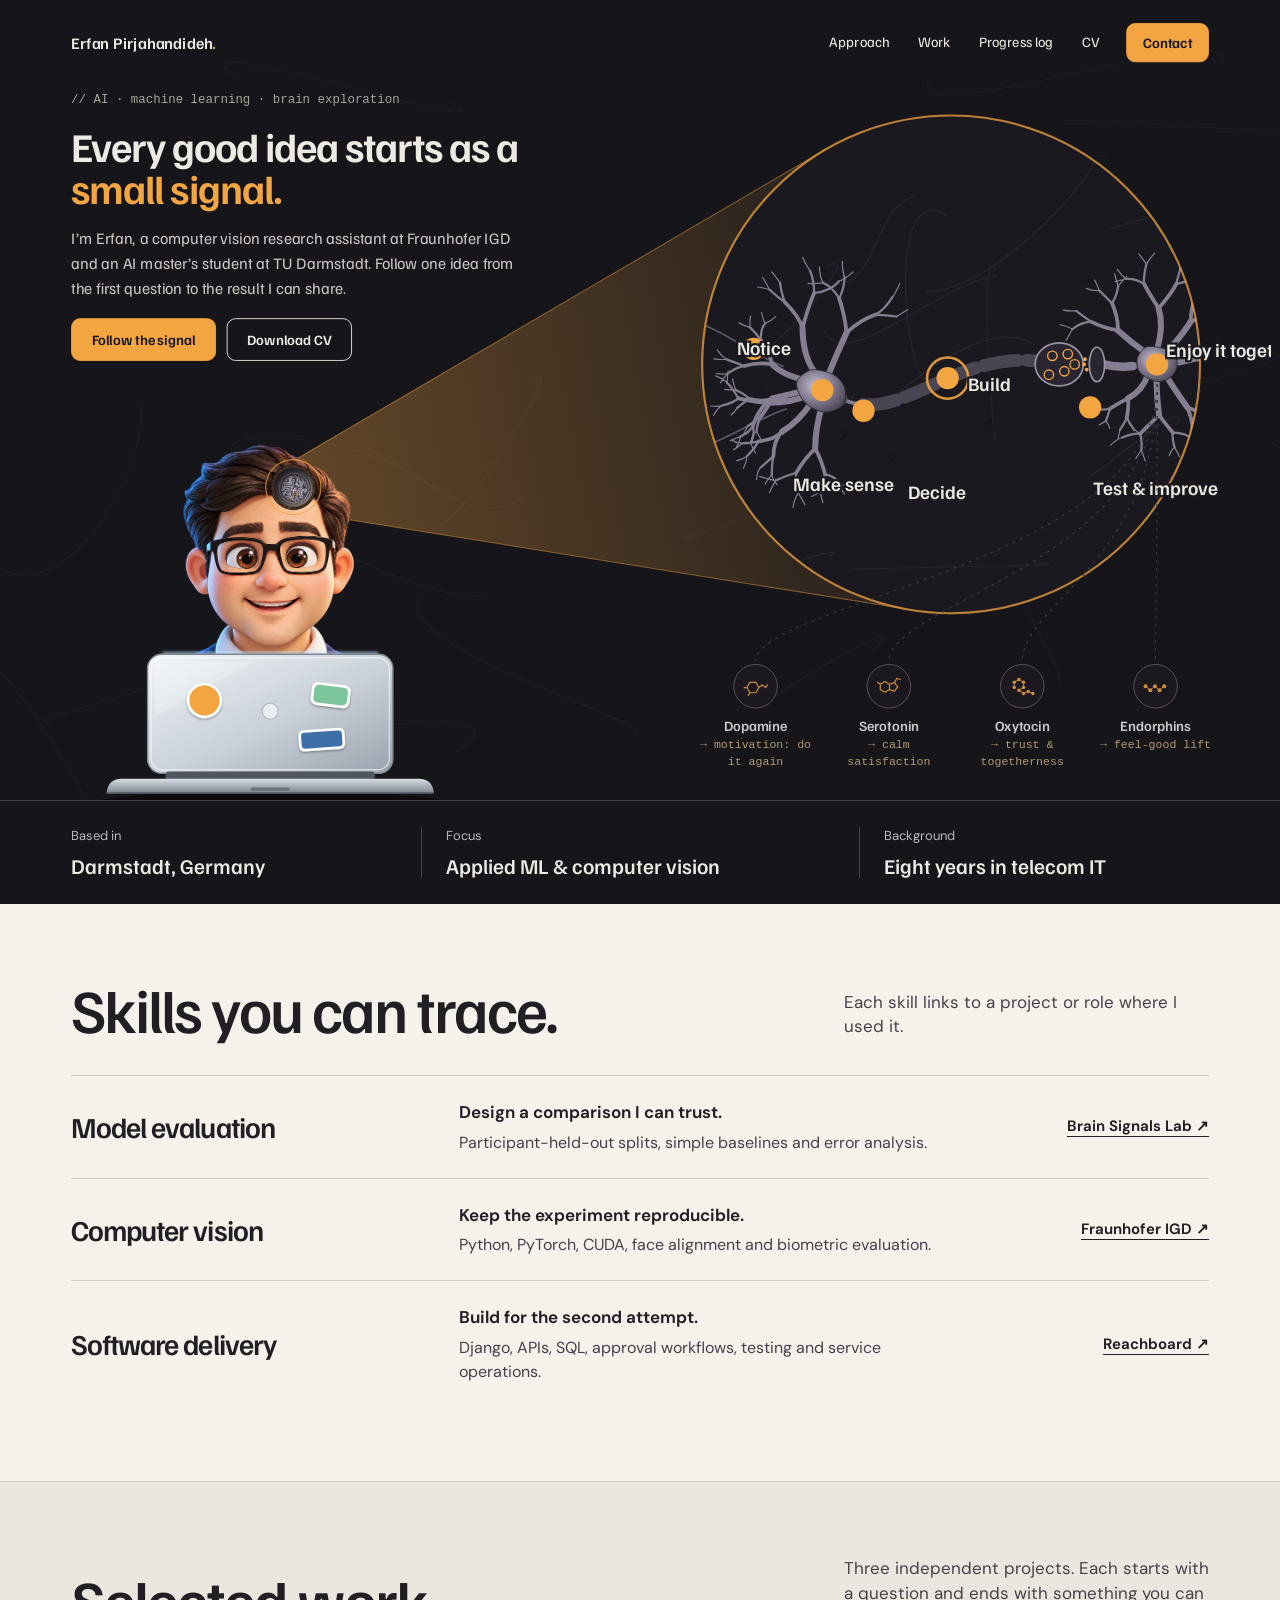
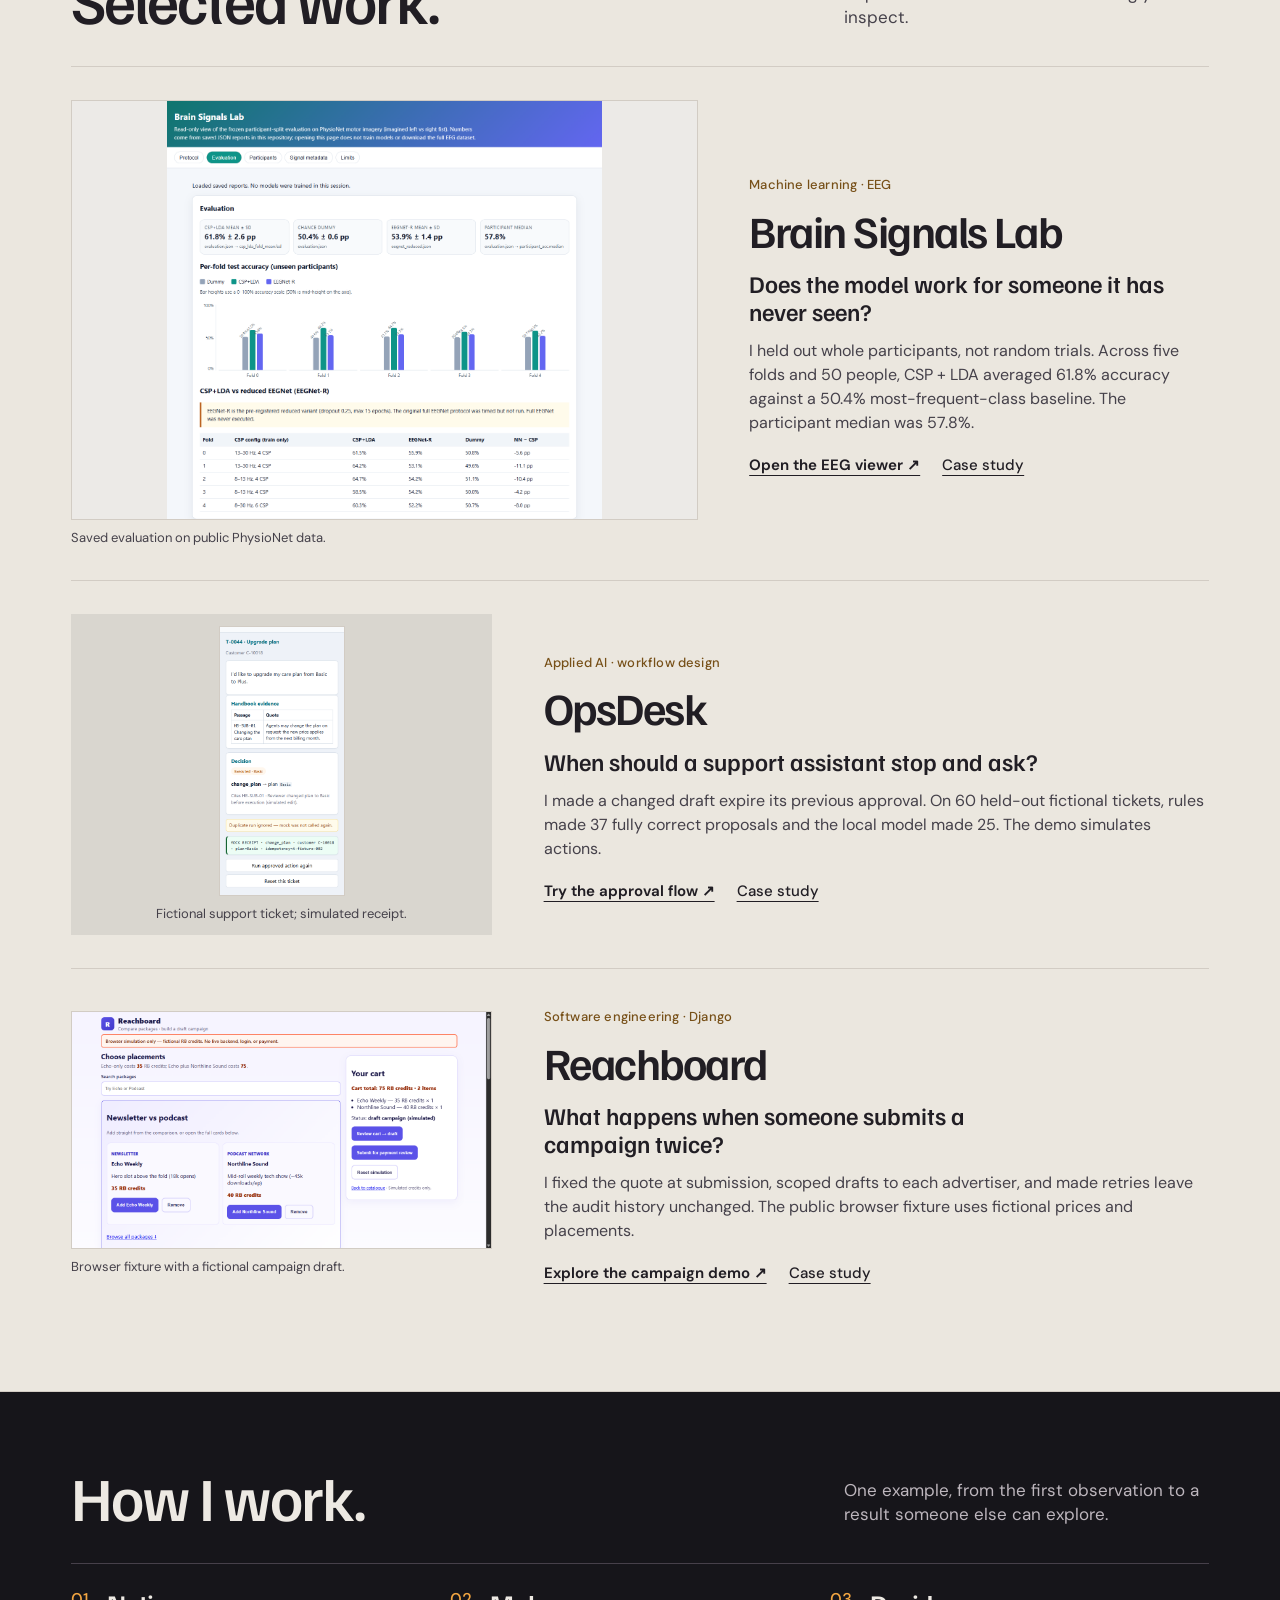
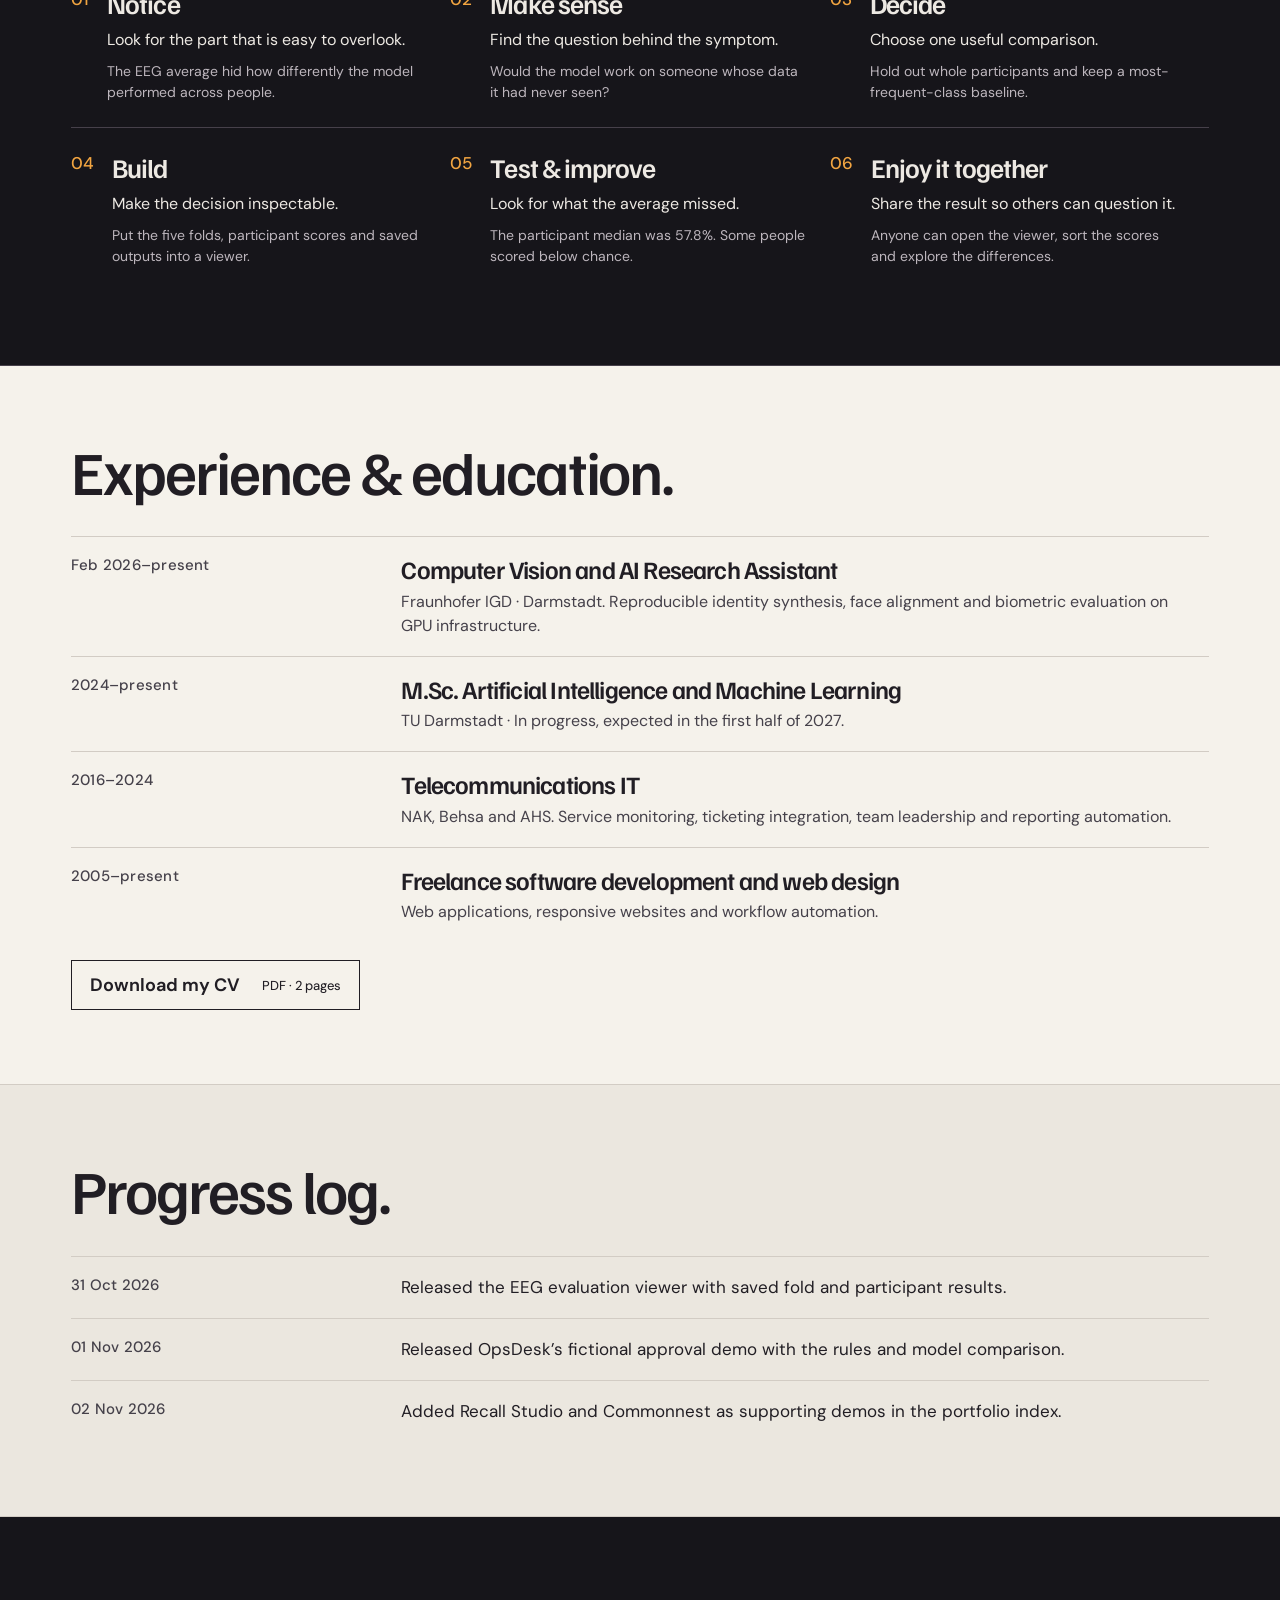
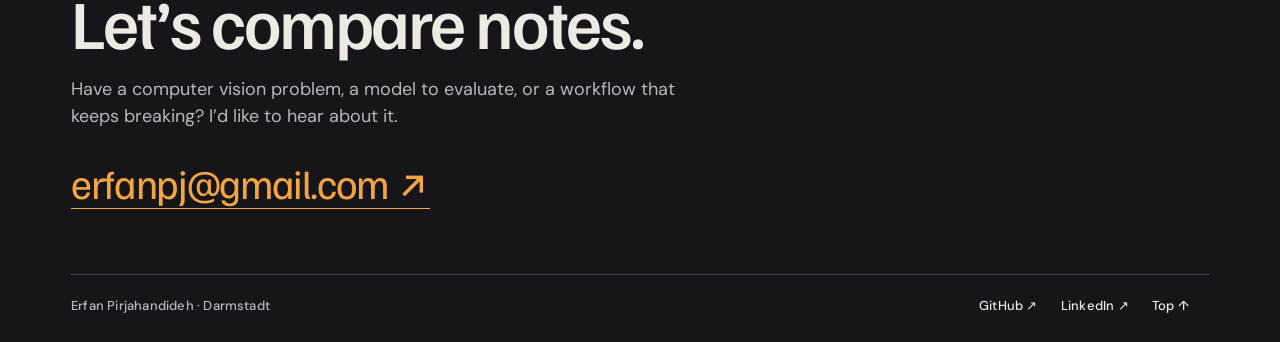
<file: design/approved-a.html>
<!doctype html><html lang="en"><head><meta charset="utf-8"><meta name="viewport" content="width=device-width,initial-scale=1"><title>The Evidence Portfolio | Erfan Pirjahandideh | Design preview</title><style>@font-face{font-family:"Familjen Grotesk";src:url("../site/assets/FamiljenGrotesk.ttf") format("truetype");font-weight:400 700;font-display:swap}@font-face{font-family:"DM Sans";src:url("../site/assets/dm-sans.woff2") format("woff2");font-weight:100 900;font-display:swap}body{margin:0}
a{color:#EDE9E3;text-decoration:none}
.top{z-index:3}
.btn{display:inline-flex;align-items:center;gap:8px;min-height:48px;padding:12px 22px;border-radius:10px;font:600 16px 'Familjen Grotesk',sans-serif;border:1px solid #EDE9E3}
.btn.solid{background:#F2A541;border-color:#F2A541;color:#16151A}
.btn.ghost{background:transparent;color:#EDE9E3}
.nav a{padding:10px 2px}
.A{animation-duration:20s;animation-iteration-count:infinite;animation-timing-function:cubic-bezier(.4,0,.2,1)}
.nt{animation:nt 2.6s ease-in-out infinite}
.win{position:absolute;z-index:3;width:320px;text-align:center;font:700 34px/1 'Familjen Grotesk',sans-serif;color:#7BC59A;opacity:0}
.hor2{position:absolute;z-index:4;width:50px;height:50px;border-radius:50%;border:1.5px solid #F2A541;background:#1C1A21;color:#EDE9E3;display:flex;align-items:center;justify-content:center;cursor:help;padding:0;opacity:0;box-shadow:0 0 18px rgba(242,165,65,.35)}
.hor2 svg{width:30px;height:30px}
.hor2 .tip{position:absolute;bottom:calc(100% + 12px);left:50%;transform:translateX(-50%);display:none;width:220px;padding:10px 12px;border-radius:10px;background:#EDE9E3;color:#16151A;text-align:left;font:400 13px/1.4 'Familjen Grotesk',sans-serif;box-shadow:0 8px 24px rgba(0,0,0,.4)}
.hor2 .tip strong{display:block;font-size:15px;font-weight:600}
.hor2:hover .tip,.hor2:focus-visible .tip{display:block}
.hor2:hover,.hor2:focus-visible{opacity:1!important;filter:none!important}
.hor2:focus-visible{outline:2px solid #F2A541;outline-offset:4px}
.hlab{position:absolute;z-index:3;opacity:0;font-size:15px;line-height:1.3}
.hlab strong{display:block;font-weight:600;font-size:16px}
.hlab span{color:#C9A469;font:400 13px 'JetBrains Mono',monospace}
.avimg{animation-name:avimg}
.pA{stroke-dasharray:26 2000;animation-name:pA;animation-timing-function:cubic-bezier(.45,0,.55,1)}
.pB{stroke-dasharray:24 2000;stroke-dashoffset:24;animation-name:pB}
.k1{animation-name:k1}.k2{animation-name:k2}.k3{animation-name:k3}
.m1{opacity:0;animation-name:m1}.m2{opacity:0;animation-name:m2}.m3{opacity:0;animation-name:m3}
.burst{transform-box:fill-box;transform-origin:center;opacity:0;animation-name:burst}
.bglow{opacity:0;animation-name:bglow}.warm{opacity:0;animation-name:warm}.okring{opacity:0;animation-name:okring}
.winA{animation-name:winA}
.blush{opacity:0;animation-name:blush}.spark{opacity:0;transform-box:fill-box;transform-origin:center;animation-name:spark}
.sweat{opacity:0;animation-name:sweat}.spot{animation-name:spot}
.cf{opacity:0;animation-name:cf}
@keyframes nt{0%{transform:translateX(-4px);opacity:0}30%{opacity:1}100%{transform:translateX(6px);opacity:0}}
@keyframes avimg{0%,48%{transform:translateY(0);filter:drop-shadow(0 24px 40px rgba(0,0,0,.55))}24%{transform:translateY(-4px)}52%,70%{transform:translateY(0) rotate(-1.5deg);filter:drop-shadow(0 24px 40px rgba(0,0,0,.55)) saturate(.9) brightness(.96)}75%{transform:translateY(-16px) rotate(1deg);filter:drop-shadow(0 0 28px rgba(242,165,65,.55)) saturate(1.15) brightness(1.06)}80%{transform:translateY(0)}84%{transform:translateY(-7px)}88%,95%{transform:translateY(0);filter:drop-shadow(0 0 28px rgba(242,165,65,.55)) saturate(1.15) brightness(1.06)}100%{transform:translateY(0);filter:drop-shadow(0 24px 40px rgba(0,0,0,.55))}}
@keyframes pA{0%{stroke-dashoffset:26;opacity:1}48%{stroke-dashoffset:-1000;opacity:1}50%,100%{stroke-dashoffset:-1000;opacity:0}}
@keyframes pB{0%,72.5%{stroke-dashoffset:24}84%,100%{stroke-dashoffset:-1000}}
@keyframes k1{0%,51%{opacity:0;transform:translateX(-26px)}53%{opacity:1;transform:translateX(-26px)}56%{opacity:1;transform:translateX(0)}58%{opacity:.9;transform:translateX(-12px)}60%,100%{opacity:0;transform:translateX(-22px)}}
@keyframes k2{0%,58%{opacity:0;transform:translateX(-26px)}60%{opacity:1;transform:translateX(-26px)}63%{opacity:1;transform:translateX(0)}65%{opacity:.9;transform:translateX(-12px)}67%,100%{opacity:0;transform:translateX(-22px)}}
@keyframes k3{0%,65%{opacity:0;transform:translateX(-26px)}67%{opacity:1;transform:translateX(-26px)}71%,96%{opacity:1;transform:translateX(0)}100%{opacity:0}}
@keyframes m1{0%,55%{opacity:0}56.5%,59%{opacity:1}61%,100%{opacity:0}}
@keyframes m2{0%,62%{opacity:0}63.5%,66%{opacity:1}68%,100%{opacity:0}}
@keyframes m3{0%,70.5%{opacity:0}72.5%,95%{opacity:1}98%,100%{opacity:0}}
@keyframes burst{0%,72%{opacity:0;transform:scale(.2)}74%{opacity:.9}86%,100%{opacity:0;transform:scale(3.2)}}
@keyframes bglow{0%,73%{opacity:0}78%,95%{opacity:.55}100%{opacity:0}}
@keyframes warm{0%,73%{opacity:0}78%,95%{opacity:1}100%{opacity:0}}
@keyframes okring{0%,72.5%{opacity:0}75%,95%{opacity:1}100%{opacity:0}}
@keyframes winA{0%,73%{opacity:0;transform:scale(.85)}76%{opacity:1;transform:scale(1.06)}79%,95%{opacity:1;transform:scale(1)}99%,100%{opacity:0}}
@keyframes blush{0%,73%{opacity:0}77%,95%{opacity:.4}100%{opacity:0}}
@keyframes spark{0%,74%{opacity:0;transform:scale(.3) rotate(0deg)}77%{opacity:1;transform:scale(1.2) rotate(45deg)}80%{transform:scale(.9) rotate(60deg)}83%{transform:scale(1.1) rotate(80deg)}95%{opacity:1;transform:scale(1) rotate(90deg)}100%{opacity:0}}
@keyframes sweat{0%,52%{opacity:0;transform:translateY(-4px)}55%,68%{opacity:1;transform:translateY(4px)}72%,100%{opacity:0}}
@keyframes spot{0%,100%{opacity:.75}50%{opacity:1}}
@keyframes cf{0%,73%{opacity:0;transform:translate(0,0)}75%{opacity:1}88%,100%{opacity:0;transform:translate(var(--dx),var(--dy))}}
.pin0{animation-name:pin0}@keyframes pin0{0%{fill:#F2A541}96%{fill:#F2A541}100%{fill:#34313A}}
.pt0{animation-name:pt0}@keyframes pt0{0%{fill:#16151A}96%{fill:#16151A}100%{fill:#8E8899}}
.lb0{animation-name:lb0}@keyframes lb0{0%{fill:#EDE9E3}96%{fill:#EDE9E3}100%{fill:#6E6878}}
.pr0{opacity:0;animation-name:pr0}@keyframes pr0{0%,0.0%{opacity:0}2.0%,10.5%{opacity:1}12.5%,100%{opacity:0}}
.pin1{animation-name:pin1}@keyframes pin1{0%,12.0%{fill:#34313A}14.0%{fill:#F2A541}96%{fill:#F2A541}100%{fill:#34313A}}
.pt1{animation-name:pt1}@keyframes pt1{0%,12.0%{fill:#8E8899}14.0%{fill:#16151A}96%{fill:#16151A}100%{fill:#8E8899}}
.lb1{animation-name:lb1}@keyframes lb1{0%,12.0%{fill:#6E6878}14.0%{fill:#EDE9E3}96%{fill:#EDE9E3}100%{fill:#6E6878}}
.pr1{opacity:0;animation-name:pr1}@keyframes pr1{0%,12.5%{opacity:0}14.5%,23.0%{opacity:1}25.0%,100%{opacity:0}}
.pin2{animation-name:pin2}@keyframes pin2{0%,24.5%{fill:#34313A}26.5%{fill:#F2A541}96%{fill:#F2A541}100%{fill:#34313A}}
.pt2{animation-name:pt2}@keyframes pt2{0%,24.5%{fill:#8E8899}26.5%{fill:#16151A}96%{fill:#16151A}100%{fill:#8E8899}}
.lb2{animation-name:lb2}@keyframes lb2{0%,24.5%{fill:#6E6878}26.5%{fill:#EDE9E3}96%{fill:#EDE9E3}100%{fill:#6E6878}}
.pr2{opacity:0;animation-name:pr2}@keyframes pr2{0%,25.0%{opacity:0}27.0%,35.5%{opacity:1}37.5%,100%{opacity:0}}
.pin3{animation-name:pin3}@keyframes pin3{0%,37.0%{fill:#34313A}39.0%{fill:#F2A541}96%{fill:#F2A541}100%{fill:#34313A}}
.pt3{animation-name:pt3}@keyframes pt3{0%,37.0%{fill:#8E8899}39.0%{fill:#16151A}96%{fill:#16151A}100%{fill:#8E8899}}
.lb3{animation-name:lb3}@keyframes lb3{0%,37.0%{fill:#6E6878}39.0%{fill:#EDE9E3}96%{fill:#EDE9E3}100%{fill:#6E6878}}
.pr3{opacity:0;animation-name:pr3}@keyframes pr3{0%,37.5%{opacity:0}39.5%,48.0%{opacity:1}50.0%,100%{opacity:0}}
.pin4{animation-name:pin4}@keyframes pin4{0%,49.5%{fill:#34313A}51.5%{fill:#F2A541}96%{fill:#F2A541}100%{fill:#34313A}}
.pt4{animation-name:pt4}@keyframes pt4{0%,49.5%{fill:#8E8899}51.5%{fill:#16151A}96%{fill:#16151A}100%{fill:#8E8899}}
.lb4{animation-name:lb4}@keyframes lb4{0%,49.5%{fill:#6E6878}51.5%{fill:#EDE9E3}96%{fill:#EDE9E3}100%{fill:#6E6878}}
.pr4{opacity:0;animation-name:pr4}@keyframes pr4{0%,50.0%{opacity:0}52.0%,70.5%{opacity:1}72.5%,100%{opacity:0}}
.pin5{animation-name:pin5}@keyframes pin5{0%,72.0%{fill:#34313A}74.0%{fill:#F2A541}96%{fill:#F2A541}100%{fill:#34313A}}
.pt5{animation-name:pt5}@keyframes pt5{0%,72.0%{fill:#8E8899}74.0%{fill:#16151A}96%{fill:#16151A}100%{fill:#8E8899}}
.lb5{animation-name:lb5}@keyframes lb5{0%,72.0%{fill:#6E6878}74.0%{fill:#EDE9E3}96%{fill:#EDE9E3}100%{fill:#6E6878}}
.pr5{opacity:0;animation-name:pr5}@keyframes pr5{0%,72.5%{opacity:0}74.5%,94.0%{opacity:1}96.0%,100%{opacity:0}}
.hz0{animation-name:hz0}@keyframes hz0{0%,79%{opacity:0;transform:translate(var(--fx,0px),var(--fy,10px)) scale(.85)}83%{opacity:1;transform:none}95%{opacity:1;transform:none}99%,100%{opacity:0}}
.rel0{stroke-dasharray:1 1;stroke-dashoffset:1;animation-name:rel0}@keyframes rel0{0%,77%{stroke-dashoffset:1;opacity:0}82%{stroke-dashoffset:0;opacity:1}95%{stroke-dashoffset:0;opacity:1}99%,100%{opacity:0}}
.hz1{animation-name:hz1}@keyframes hz1{0%,82%{opacity:0;transform:translate(var(--fx,0px),var(--fy,10px)) scale(.85)}86%{opacity:1;transform:none}95%{opacity:1;transform:none}99%,100%{opacity:0}}
.rel1{stroke-dasharray:1 1;stroke-dashoffset:1;animation-name:rel1}@keyframes rel1{0%,80%{stroke-dashoffset:1;opacity:0}85%{stroke-dashoffset:0;opacity:1}95%{stroke-dashoffset:0;opacity:1}99%,100%{opacity:0}}
.hz2{animation-name:hz2}@keyframes hz2{0%,85%{opacity:0;transform:translate(var(--fx,0px),var(--fy,10px)) scale(.85)}89%{opacity:1;transform:none}95%{opacity:1;transform:none}99%,100%{opacity:0}}
.rel2{stroke-dasharray:1 1;stroke-dashoffset:1;animation-name:rel2}@keyframes rel2{0%,83%{stroke-dashoffset:1;opacity:0}88%{stroke-dashoffset:0;opacity:1}95%{stroke-dashoffset:0;opacity:1}99%,100%{opacity:0}}
.hz3{animation-name:hz3}@keyframes hz3{0%,88%{opacity:0;transform:translate(var(--fx,0px),var(--fy,10px)) scale(.85)}92%{opacity:1;transform:none}95%{opacity:1;transform:none}99%,100%{opacity:0}}
.rel3{stroke-dasharray:1 1;stroke-dashoffset:1;animation-name:rel3}@keyframes rel3{0%,86%{stroke-dashoffset:1;opacity:0}91%{stroke-dashoffset:0;opacity:1}95%{stroke-dashoffset:0;opacity:1}99%,100%{opacity:0}}
.hon0{animation-name:hon0}@keyframes hon0{0%,80%{opacity:.38;filter:grayscale(1);box-shadow:none;border-color:#4A4652}83%{opacity:1;filter:none;box-shadow:0 0 22px rgba(242,165,65,.55);border-color:#F2A541}95%{opacity:1;filter:none;box-shadow:0 0 22px rgba(242,165,65,.55);border-color:#F2A541}99%,100%{opacity:.38;filter:grayscale(1);box-shadow:none;border-color:#4A4652}}
.lon0{animation-name:lon0}@keyframes lon0{0%,80%{opacity:.4}83%,95%{opacity:1}99%,100%{opacity:.4}}
.dot0{stroke-dasharray:.035 2;stroke-dashoffset:.035;opacity:0;animation-name:dot0;animation-timing-function:cubic-bezier(.45,0,.55,1)}@keyframes dot0{0%,76%{stroke-dashoffset:.035;opacity:0}76%{opacity:1}80%{stroke-dashoffset:-1;opacity:1}80%,100%{stroke-dashoffset:-1;opacity:0}}
.hon1{animation-name:hon1}@keyframes hon1{0%,83%{opacity:.38;filter:grayscale(1);box-shadow:none;border-color:#4A4652}86%{opacity:1;filter:none;box-shadow:0 0 22px rgba(242,165,65,.55);border-color:#F2A541}95%{opacity:1;filter:none;box-shadow:0 0 22px rgba(242,165,65,.55);border-color:#F2A541}99%,100%{opacity:.38;filter:grayscale(1);box-shadow:none;border-color:#4A4652}}
.lon1{animation-name:lon1}@keyframes lon1{0%,83%{opacity:.4}86%,95%{opacity:1}99%,100%{opacity:.4}}
.dot1{stroke-dasharray:.035 2;stroke-dashoffset:.035;opacity:0;animation-name:dot1;animation-timing-function:cubic-bezier(.45,0,.55,1)}@keyframes dot1{0%,79%{stroke-dashoffset:.035;opacity:0}79%{opacity:1}83%{stroke-dashoffset:-1;opacity:1}83%,100%{stroke-dashoffset:-1;opacity:0}}
.hon2{animation-name:hon2}@keyframes hon2{0%,86%{opacity:.38;filter:grayscale(1);box-shadow:none;border-color:#4A4652}89%{opacity:1;filter:none;box-shadow:0 0 22px rgba(242,165,65,.55);border-color:#F2A541}95%{opacity:1;filter:none;box-shadow:0 0 22px rgba(242,165,65,.55);border-color:#F2A541}99%,100%{opacity:.38;filter:grayscale(1);box-shadow:none;border-color:#4A4652}}
.lon2{animation-name:lon2}@keyframes lon2{0%,86%{opacity:.4}89%,95%{opacity:1}99%,100%{opacity:.4}}
.dot2{stroke-dasharray:.035 2;stroke-dashoffset:.035;opacity:0;animation-name:dot2;animation-timing-function:cubic-bezier(.45,0,.55,1)}@keyframes dot2{0%,82%{stroke-dashoffset:.035;opacity:0}82%{opacity:1}86%{stroke-dashoffset:-1;opacity:1}86%,100%{stroke-dashoffset:-1;opacity:0}}
.hon3{animation-name:hon3}@keyframes hon3{0%,89%{opacity:.38;filter:grayscale(1);box-shadow:none;border-color:#4A4652}92%{opacity:1;filter:none;box-shadow:0 0 22px rgba(242,165,65,.55);border-color:#F2A541}95%{opacity:1;filter:none;box-shadow:0 0 22px rgba(242,165,65,.55);border-color:#F2A541}99%,100%{opacity:.38;filter:grayscale(1);box-shadow:none;border-color:#4A4652}}
.lon3{animation-name:lon3}@keyframes lon3{0%,89%{opacity:.4}92%,95%{opacity:1}99%,100%{opacity:.4}}
.dot3{stroke-dasharray:.035 2;stroke-dashoffset:.035;opacity:0;animation-name:dot3;animation-timing-function:cubic-bezier(.45,0,.55,1)}@keyframes dot3{0%,85%{stroke-dashoffset:.035;opacity:0}85%{opacity:1}89%{stroke-dashoffset:-1;opacity:1}89%,100%{stroke-dashoffset:-1;opacity:0}}
.hor2.off{opacity:.38;filter:grayscale(1);border-color:#4A4652;box-shadow:none}
.hlab.off{opacity:.4}
.still .A,.still .nt{animation:none!important}
.still .m3,.still .win,.still .hor2,.still .hlab,.still .hor2.off,.still .hlab.off,.still .okring,.still .warm,.still .k3{opacity:1}
.still [class*="rel"]{stroke-dashoffset:0}
@media (prefers-reduced-motion: reduce){.A,.nt{animation:none!important}.m3,.win,.hor2,.hlab,.okring,.warm,.k3{opacity:1}[class*="rel"]{stroke-dashoffset:0}}
*{box-sizing:border-box}
:root{--ink:#211e24;--text:#45414a;--paper:#f5f2eb;--stone:#ebe7df;--rule:#d2ccc4;--night:#16151a;--light:#ede9e3;--muted:#bdb6bd;--amber:#f2a541;--brown:#775018;--green:#33584e;--darkline:#46404a}
html{scroll-behavior:smooth}body{margin:0;color:var(--ink);background:var(--paper);font:18px/1.48 'DM Sans',Arial,sans-serif;-webkit-font-smoothing:antialiased}
a{color:inherit}a:focus-visible,button:focus-visible{outline:3px solid #8b60bd;outline-offset:4px}
.heroFrame{background:var(--night);position:relative;overflow:hidden;width:100%;height:min(62.5vw,100vh)}
.heroFrame>.designstill{transform:scale(var(--r,1));transform-origin:top left}
.heroFrame .btn{box-sizing:border-box}.heroFrame a{color:var(--light)}.heroFrame .btn.solid{color:var(--night)}
.designstill .A,.designstill .nt{animation:none!important}
.designstill .win,.designstill .warm,.designstill .blush,.designstill .spark,.designstill .sweat,.designstill .burst,.designstill .okring,.designstill [class*="pr"]{opacity:0}
.designstill .hor2,.designstill .hlab{opacity:.84;filter:none}.designstill .hor2{box-shadow:none;border-color:#71616a}
.designstill .pA,.designstill .pB,.designstill [class*="dot"]{opacity:0}
.designstill .pin0,.designstill .pin1,.designstill .pin2,.designstill .pin3{fill:var(--amber)}
.designstill .pr3{opacity:.9}.designstill text[class*="lb"]{fill:var(--light)}
.designstill .top h1{font-weight:650!important}.designstill .hlab span{color:#d3b27f}
.mobileHero{display:none}.wrap{max-width:1440px;margin:auto;padding:0 clamp(28px,5.55vw,80px)}
.glance{background:var(--night);border-top:1px solid var(--darkline);color:var(--light)}
.glance .wrap{display:grid;grid-template-columns:1fr 1.25fr 1fr;padding-top:26px;padding-bottom:26px}
.glance .wrap>div{font:550 21px/1.2 'Familjen Grotesk','DM Sans',sans-serif;padding-left:24px;border-left:1px solid var(--darkline)}
.glance .wrap>div:first-child{padding-left:0;border:none}
.glance small{display:block;font:13px/1.4 'DM Sans',sans-serif;color:var(--muted);margin-bottom:8px}
h2,h3,.email,.indexnav>p{font-family:'Familjen Grotesk','DM Sans',sans-serif;letter-spacing:-.033em}
h2{font-size:clamp(42px,4.8vw,69px);line-height:1.02;font-weight:550;margin:0}h3{font-weight:600}
.band{padding:74px 0;border-bottom:1px solid var(--rule)}.sec-intro{display:flex;align-items:end;justify-content:space-between;gap:60px;margin-bottom:34px}
.sec-intro>p{font-size:17px;line-height:1.45;color:var(--text);max-width:365px;margin:0 0 2px}
.skillrow{border-top:1px solid var(--rule);padding:23px 0;display:grid;grid-template-columns:1fr 1.35fr .66fr;align-items:center;gap:30px}
.skillrow h3{font-size:29px;line-height:1.1;margin:0}.skillrow strong{font-size:17px;font-weight:650}.skillrow p,.projtext>p:not(.question),.timeline p,.steps p{font-size:16px;line-height:1.5;color:var(--text);margin:5px 0 0}
.ref,.case{font-weight:650;font-size:15px;line-height:1.4;text-decoration:underline;text-underline-offset:5px;text-decoration-thickness:1px}
.skillrow .ref{justify-self:end}.work{background:var(--stone)}
.project{display:grid;grid-template-columns:minmax(0,1.2fr) minmax(0,.88fr);gap:clamp(27px,4vw,65px);border-top:1px solid var(--rule);padding:33px 0;align-items:center}
.project figure{margin:0}.plate figure>img{width:100%;height:auto;max-height:420px;object-fit:contain;display:block;margin:auto;background:#eceae7;border:1px solid var(--rule)}
.plate figcaption{font-size:13px;color:var(--text);margin:8px 0 0}
.projecttype,.timeline time,.logs time,.footline,.mfocus{font:500 13px/1.45 'DM Sans',Arial,sans-serif;letter-spacing:.015em}
.projecttype{color:var(--brown)}.projtext h3{font-size:clamp(30px,3.5vw,50px);line-height:1.03;margin:10px 0 16px}.question{font-size:24px;font-family:'Familjen Grotesk','DM Sans',sans-serif;font-weight:550;line-height:1.17;margin:0 0 14px;max-width:36ch}
.links{display:flex;flex-wrap:wrap;gap:22px;margin:20px 0 0}.case{font-weight:500}
.p1 .plate{display:flex;justify-content:center;padding:12px;background:#d9d6cf}.p1 figure>img{max-height:270px;width:auto}.p1 figure{width:100%}.p1 figcaption{text-align:center}
.p1,.p2{grid-template-columns:.76fr 1.2fr}.p2 .plate img{max-height:250px}
.approach{background:var(--night);color:var(--light);border-color:var(--darkline)}.approach .sec-intro>p,.approach .steps p{color:var(--muted)}
.steps{padding:0;margin:0;list-style:none;display:grid;grid-template-columns:repeat(3,1fr)}
.steps li{border-top:1px solid var(--darkline);display:flex;gap:18px;padding:24px 24px 24px 0}
.steps li>b{color:var(--amber);font:500 17px/1.3 'DM Sans',sans-serif}.steps h3{font-size:27px;line-height:1.12;margin:0 0 8px}
.steps em{font-style:normal;font-size:16px;color:var(--light)}.steps p{font-size:14px;margin-top:8px}
.timeline>div,.logs>p{display:grid;grid-template-columns:.55fr 1.45fr;gap:24px;padding:18px 0;border-top:1px solid var(--rule)}
.timeline time,.logs time{color:var(--text);font-size:15px}.timeline h3{font-size:25px;line-height:1.18;margin:0}.timeline p{max-width:70ch}
.cvbtn{display:inline-flex;align-items:center;gap:22px;min-height:50px;padding:10px 18px;border:1px solid var(--ink);margin:18px 0 0;font-weight:650}.cvbtn span{font-size:13px;font-weight:450}
.log{background:var(--stone)}.logs>p{margin:0;font-size:17px}
footer{background:var(--night);color:var(--light);padding:70px 0 26px}footer h2{font-size:clamp(48px,5.4vw,83px)}
footer p{max-width:620px;font-size:18px;color:var(--muted);margin:18px 0 24px}
.email{font-size:clamp(26px,3.2vw,48px);text-decoration:none;color:var(--amber);border-bottom:1px solid var(--amber)}
.footline{border-top:1px solid var(--darkline);display:flex;justify-content:space-between;gap:20px;margin-top:60px;padding-top:22px;color:var(--muted)}
.footline a{color:var(--light);margin-right:20px}
.index{--paper:#19181e;--stone:#211f26;--ink:#ede9e3;--text:#c4bdc6;--rule:#49444e;--brown:#f2b863}
.indexgrid{display:grid;grid-template-columns:230px 1fr;max-width:1440px;margin:auto}.indexnav{align-self:start;padding:70px 20px 0 50px;position:sticky;top:0}
.indexnav p{font-size:25px;color:var(--amber)}.indexnav a{display:block;font-size:15px;line-height:1.3;border-top:1px solid var(--rule);padding:15px 0}
.indexgrid>.indexnav+div{min-width:0;border-left:1px solid var(--rule)}.index .band .wrap{padding-left:42px;padding-right:50px}
.index .band{padding:54px 0}.index .sec-intro{display:block}.index .sec-intro p{max-width:600px;margin-top:14px}
.index .work{background:var(--paper)}.index .project{grid-template-columns:minmax(0,.9fr) minmax(0,1.1fr);gap:28px}.index .projecttype{color:var(--amber)}.index .p1 .plate{background:#302c33}
.index .skillrow{grid-template-columns:.75fr 1.35fr .55fr;gap:20px}.index .skillrow h3{font-size:25px}
.index .steps{grid-template-columns:repeat(2,1fr)}.index .log{background:var(--stone)}
.journal{--paper:#faf6ed;--stone:#eee9dd;--rule:#d5cdbd;--text:#514b46}
.journal .approach{background:var(--paper);color:var(--ink);border-color:var(--rule)}
.journal .approach .wrap{display:grid;grid-template-columns:.88fr 1.12fr;gap:70px}
.journal .approach .sec-intro{display:block}.journal .sec-intro>p{margin-top:20px;color:var(--text)}
.journal .approach .steps{display:block}.journal .steps li{border-color:var(--rule);padding:21px 0;gap:28px}
.journal .steps li>b{color:#865329}.journal .steps em,.journal .steps p{color:var(--text)}.journal .steps p{max-width:57ch}
.journal .project{grid-template-columns:minmax(0,1.1fr) minmax(0,.95fr)}.journal .p1 .plate{order:2}.journal .p1 .projtext{order:1}
.journal .skills{background:var(--night);color:var(--light)}.journal .skills .skillrow{border-color:var(--darkline)}.journal .skills p{color:var(--muted)}.journal .skills .ref{color:var(--amber)}
dialog{max-width:min(600px,calc(100% - 35px));border:1px solid var(--rule);padding:36px;background:var(--paper);color:var(--ink);border-radius:8px}
dialog::backdrop{background:rgb(11 10 14 /.75)}dialog h2{font-size:42px;margin-top:20px}dialog h3{font:600 24px/1.15 'Familjen Grotesk','DM Sans',sans-serif}dialog p{font-size:16px}
.closecase{padding:9px 14px;background:transparent;color:var(--ink);border:1px solid var(--rule);cursor:pointer}
@media(max-width:870px){.heroFrame{display:none}.mobileHero{display:block;background:var(--night);color:var(--light);padding:0 23px 20px}.mobileHero header{display:flex;align-items:center;justify-content:space-between;gap:12px;padding:19px 0 24px}.mobileHero header a{font:600 18px/1.2 'Familjen Grotesk','DM Sans',sans-serif}.mobileHero header a:last-child{font:550 15px/1.3 'DM Sans',sans-serif;text-decoration:underline}.mobileHero header span,.mobileHero h1 em{color:var(--amber)}.mfocus{color:var(--muted);font-size:13px}.mobileHero h1{font:600 clamp(40px,7.8vw,68px)/1.04 'Familjen Grotesk','DM Sans',sans-serif;letter-spacing:-.035em;margin:15px 0}.mobileHero h1 em{font-style:normal}.mobileHero>p:not(.mfocus){color:var(--muted);font-size:16px;line-height:1.48;max-width:50ch}.mact{display:flex;gap:10px;flex-wrap:wrap}.mact a{font:600 15px/1.25 'DM Sans',sans-serif;padding:13px 18px;border:1px solid var(--muted);border-radius:7px}.mact a:first-child{background:var(--amber);color:var(--night);border-color:var(--amber)}.mobileVisual{position:relative;display:flex;align-items:center;justify-content:center;margin-top:12px;overflow:hidden}.mobileVisual img{display:block;max-width:100%}.person{width:37%}.zoom{width:61%}.msteps{color:var(--muted);font-size:13px;line-height:1.65;margin-top:9px}.glance .wrap{gap:14px;padding-top:18px;padding-bottom:18px}.glance .wrap>div{font-size:16px;padding-left:12px}.glance small{font-size:12px}.sec-intro{display:block}.sec-intro>p{margin-top:16px}.band{padding:48px 0}.skillrow{grid-template-columns:1fr 1.6fr}.skillrow .ref{justify-self:start;grid-column:2}.project,.p1,.p2{gap:22px}.indexgrid{display:block}.indexnav{position:static;display:flex;align-items:center;flex-wrap:wrap;gap:16px;padding:22px 28px;border-bottom:1px solid var(--rule)}.indexnav a{border:0;padding:0}.indexnav p{font-size:21px;margin:0}.indexgrid>.indexnav+div{border:0}.index .band .wrap{padding:0 28px}.journal .approach .wrap{gap:25px}}
@media(max-width:600px){body{font-size:16px}.wrap,.index .band .wrap{padding-left:22px;padding-right:22px}.glance .wrap{grid-template-columns:1fr 1fr}.glance .wrap>div:nth-child(3){display:none}
.mobileHero{padding:0 20px 22px}.mobileHero header a{font-size:16px}.mobileHero header a:last-child{font-size:14px}.mact{display:grid}.mact a{text-align:center}.mobileVisual{flex-direction:column}.person{width:45%}.zoom{width:84%;margin-top:4px}.msteps{text-align:center}
.skillrow,.index .skillrow{grid-template-columns:1fr;gap:10px}.skillrow h3{font-size:27px}.skillrow .ref{grid-column:1}.project,.p1,.p2,.index .project,.journal .project{display:flex;flex-direction:column;align-items:stretch}.p1 .plate figure>img{max-height:215px}.journal .p1 .plate,.journal .p1 .projtext{order:0}
.sec-intro{margin-bottom:25px}.sec-intro>p{font-size:16px}.projtext h3{font-size:35px}.question{font-size:22px}.steps,.index .steps{grid-template-columns:1fr}.steps li{padding:16px 0;gap:16px}.steps h3{font-size:24px}.steps p{margin-top:4px}
.timeline>div,.logs>p{grid-template-columns:1fr;gap:6px}.timeline h3{font-size:23px}.timeline time,.logs time{font-size:13px}.journal .approach .wrap{display:block}.journal .approach .sec-intro{margin-bottom:25px}.footline{display:block}.footline>div{margin-top:15px}.footline a{margin-right:12px}.email{overflow-wrap:anywhere}footer{padding-top:44px}.indexnav{gap:12px;padding:18px 22px}.indexnav p{width:100%}dialog{padding:22px}}
@media(prefers-reduced-motion:reduce){html{scroll-behavior:auto}*,*::before,*::after{animation-duration:0s!important;scroll-behavior:auto!important}}
</style></head><body class="field"><main id="home"><div class="heroFrame"><div class="designstill" style="position: relative; width: 1440px; height: 900px; background: #16151A; overflow: hidden; font-family: 'Familjen Grotesk', sans-serif; color: #EDE9E3">
<svg viewBox="0 0 1440 900" aria-hidden="true" style="position: absolute; z-index: 0; inset: 0; width: 1440px; height: 900px"><defs>
<radialGradient id="soma4" cx="40%" cy="38%" r="70%"><stop offset="0" stop-color="#C9C2D4"></stop><stop offset=".55" stop-color="#7D7589"></stop><stop offset="1" stop-color="#4A4553"></stop></radialGradient>
<radialGradient id="bulb4" cx="50%" cy="30%" r="80%"><stop offset="0" stop-color="#3D3846"></stop><stop offset="1" stop-color="#25222B"></stop></radialGradient>
<linearGradient id="post4" x1="0" y1="0" x2="0" y2="1"><stop offset="0" stop-color="#34303B"></stop><stop offset="1" stop-color="#211F26"></stop></linearGradient>
<clipPath id="lens4"><circle cx="1000" cy="350" r="220"></circle></clipPath>
</defs><path d="M0.1,639.0 C85.3,687.5 177.9,495.2 155.6,449.7 M1196.4,135.9 C1256.9,128.8 1539.7,173.3 1500.7,119.3 M1043.9,90.1 C1029.4,150.0 1404.8,14.0 1373.5,70.6 M0.2,765.1 C-18.2,711.2 151.0,963.7 84.2,906.5 M593.1,555.3 C538.0,602.0 489.5,540.1 412.8,505.2 M304.6,695.8 C298.5,758.1 -1.3,812.1 56.5,811.9 M785.1,606.0 C703.3,616.3 1000.9,534.3 966.8,581.2 M467.6,602.6 C519.7,610.8 642.8,383.0 600.4,432.4 M1189.9,379.5 C1154.1,443.8 1018.0,475.5 1016.1,406.4 M867.0,791.7 C813.5,812.8 1059.2,665.3 979.3,733.5 M1096.7,566.8 C1054.2,522.5 1205.6,758.6 1191.4,768.3 M1429.9,496.3 C1442.5,520.5 1815.9,608.0 1779.0,538.3 M514.2,845.7 C611.1,787.3 332.9,819.3 286.1,844.7 M1437.6,388.4 C1527.2,385.6 1208.6,479.1 1224.6,447.3 M301.8,521.6 C217.2,558.8 509.3,694.9 551.1,667.5 M263.3,512.7 C233.2,474.6 420.0,492.0 481.5,545.4 M506.4,115.2 C597.2,165.3 169.2,22.5 266.1,86.9 M715.2,826.1 C749.4,815.0 421.5,725.9 475.5,666.3 M1127.5,282.6 C1083.0,261.7 1153.6,174.2 1247.2,175.0 M919.3,537.2 C948.7,532.4 941.0,616.1 1024.7,624.5 " fill="none" stroke="#1E1C23" stroke-width="1.2" stroke-linecap="round"></path><defs><linearGradient id="cg" gradientUnits="userSpaceOnUse" x1="330" y1="548" x2="1070" y2="410"><stop offset="0" stop-color="#F2A541" stop-opacity=".35"></stop><stop offset="1" stop-color="#F2A541" stop-opacity=".04"></stop></linearGradient></defs><path d="M326,574 L1025,686 L929,168 L317,526 Z" fill="url(#cg)"></path><path d="M326,574 L1025,686 M317,526 L929,168" stroke="#F2A541" stroke-width="1.2" opacity=".45"></path><g transform="translate(780.3,120.3) scale(0.9655)"><defs><radialGradient id="warmHero1" cx="62%" cy="50%" r="60%"><stop offset="0" stop-color="#F2A541" stop-opacity=".22"></stop><stop offset="1" stop-color="#F2A541" stop-opacity="0"></stop></radialGradient><clipPath id="scHero1"><circle cx="300" cy="300" r="290"></circle></clipPath></defs><circle cx="300" cy="300" r="290" fill="#1B1920"></circle><g clip-path="url(#scHero1)"><circle class="A warm" cx="300" cy="300" r="290" fill="url(#warmHero1)"></circle><path d="M0.1,46.6 C3.3,86.9 -175.0,34.9 -166.7,98.6 M34.9,585.3 C86.9,525.3 190.6,511.4 159.1,522.5 M483.4,143.2 C571.8,113.8 552.5,129.8 600.9,81.7 M138.7,200.9 C217.9,234.0 201.0,122.3 257.0,104.3 M81.6,282.8 C104.0,275.7 200.6,161.1 156.2,185.5 M394.9,275.4 C334.3,240.9 232.8,340.3 216.7,350.6 M272.4,317.3 C246.6,320.3 222.5,79.5 295.0,126.9 M49.2,496.4 C-41.9,516.0 81.6,734.6 180.6,680.0 M351.5,188.0 C327.7,158.0 355.0,436.4 350.6,379.2 M353.7,197.0 C287.8,204.4 174.3,313.8 152.9,261.1 M397.4,531.8 C480.5,534.0 247.0,536.7 182.4,538.4 M589.9,327.4 C666.2,385.1 587.5,437.2 622.6,475.6 M464.7,52.1 C496.0,52.9 351.7,218.5 271.0,214.6 M459.2,432.8 C472.8,426.2 585.0,328.5 561.8,370.9 " fill="none" stroke="#24222A" stroke-width="1.6" stroke-linecap="round"></path><path d="M0,250 C40,262 70,290 104,302 M0,400 C40,388 80,360 108,352" fill="none" stroke="#5D5767" stroke-width="2" stroke-linecap="round"></path><g fill="none" stroke="#857E90" stroke-linecap="round"><path d="M131.6,330.0 Q109.7,335.6 91.4,339.7 M135.3,319.0 Q106.1,314.4 91.2,299.6 M144.1,312.6 Q127.5,294.5 126.9,257.6 M137.7,343.7 Q122.3,367.1 103.1,378.3 M132.7,336.2 Q112.9,345.1 84.6,344.5 M149.5,348.4 Q141.5,376.6 141.7,398.1 M156.7,312.9 Q166.5,288.5 178.3,262.9 M539.5,284.0 Q548.3,255.7 541.8,234.7 M549.9,287.5 Q572.8,261.6 579.5,249.5 M556.0,300.0 Q576.4,295.0 605.1,288.9 M549.9,312.5 Q566.3,337.7 575.4,350.2 M539.5,316.0 Q539.3,334.8 542.4,359.0 M529.3,288.1 Q510.1,274.8 494.1,260.2 M529.3,311.9 Q523.6,330.2 506.1,339.6 " stroke-width="7"></path><path d="M91.4,339.7 Q85.8,351.5 78.2,361.1 M91.4,339.7 Q79.3,344.5 64.8,340.1 M91.2,299.6 Q73.6,297.3 59.2,301.8 M91.2,299.6 Q87.9,282.9 78.2,271.8 M126.9,257.6 Q122.5,243.7 106.7,227.9 M126.9,257.6 Q133.7,232.3 140.5,216.8 M103.1,378.3 Q93.4,387.9 92.9,407.1 M103.1,378.3 Q94.0,388.3 75.6,389.6 M84.6,344.5 Q73.2,357.3 69.4,371.0 M84.6,344.5 Q70.6,344.0 52.3,339.5 M141.7,398.1 Q149.4,411.9 153.1,427.9 M141.7,398.1 Q129.5,409.3 119.6,426.3 M178.3,262.9 Q176.0,242.0 169.7,223.4 M178.3,262.9 Q194.7,247.9 212.3,241.9 M541.8,234.7 Q530.8,217.3 524.9,206.3 M541.8,234.7 Q557.9,215.9 562.2,206.5 M579.5,249.5 Q578.7,235.5 586.3,216.1 M579.5,249.5 Q594.3,246.0 609.7,230.1 M605.1,288.9 Q615.5,275.1 632.2,271.8 M605.1,288.9 Q621.4,291.5 636.5,294.3 M575.4,350.2 Q590.9,355.0 601.2,365.6 M575.4,350.2 Q582.8,368.9 580.9,378.3 M542.4,359.0 Q547.6,366.7 558.5,379.6 M542.4,359.0 Q532.6,368.8 520.3,380.7 M494.1,260.2 Q478.6,258.2 462.9,250.2 M494.1,260.2 Q495.2,246.4 487.6,228.7 M506.1,339.6 Q507.3,348.3 504.8,362.2 M506.1,339.6 Q496.8,344.2 485.3,351.4 " stroke-width="4.4"></path><path d="M78.2,361.1 Q73.3,371.7 73.4,378.5 M78.2,361.1 Q71.0,365.8 63.1,371.8 M64.8,340.1 Q59.9,343.4 51.0,350.4 M64.8,340.1 Q59.2,334.1 49.2,329.8 M59.2,301.8 Q50.3,303.2 40.0,310.4 M59.2,301.8 Q49.3,298.1 38.3,294.1 M78.2,271.8 Q72.8,263.5 66.1,257.2 M78.2,271.8 Q78.0,258.5 83.4,252.2 M106.7,227.9 Q96.7,220.7 88.6,213.0 M106.7,227.9 Q102.5,218.3 100.6,204.4 M140.5,216.8 Q140.3,202.6 135.9,191.2 M140.5,216.8 Q159.8,214.5 169.2,203.3 M92.9,407.1 Q91.0,416.7 91.1,428.7 M92.9,407.1 Q83.2,415.6 78.1,420.1 M75.6,389.6 Q71.6,397.7 62.5,406.5 M75.6,389.6 Q68.0,391.2 56.4,391.9 M69.4,371.0 Q71.2,384.7 66.3,391.6 M69.4,371.0 Q65.4,379.7 54.9,383.7 M52.3,339.5 Q46.3,344.6 33.1,347.9 M52.3,339.5 Q44.9,327.2 39.2,321.7 M153.1,427.9 Q164.8,430.2 170.1,439.6 M153.1,427.9 Q152.2,437.5 147.7,447.0 M119.6,426.3 Q117.4,441.9 122.0,450.0 M119.6,426.3 Q108.2,429.5 95.4,435.4 M169.7,223.4 Q162.1,209.9 150.8,204.9 M169.7,223.4 Q176.4,208.6 175.7,197.8 M212.3,241.9 Q222.8,236.1 231.8,221.4 M212.3,241.9 Q223.7,242.5 236.5,244.2 M524.9,206.3 Q515.5,200.0 504.2,200.5 M524.9,206.3 Q523.8,198.3 527.7,182.9 M562.2,206.5 Q564.4,198.8 568.0,184.7 M562.2,206.5 Q576.5,203.1 585.8,197.8 M586.3,216.1 Q583.3,204.3 576.3,192.9 M586.3,216.1 Q588.5,208.3 597.2,197.5 M609.7,230.1 Q619.6,218.5 622.6,209.8 M609.7,230.1 Q620.8,229.9 634.1,231.6 M632.2,271.8 Q639.0,264.6 647.8,254.4 M632.2,271.8 Q643.7,269.9 653.9,269.7 M636.5,294.3 Q645.7,290.0 657.4,290.6 M636.5,294.3 Q641.4,300.3 653.8,309.4 M601.2,365.6 Q610.6,362.6 620.7,366.3 M601.2,365.6 Q607.3,373.4 607.6,385.6 M580.9,378.3 Q583.6,386.8 591.1,392.5 M580.9,378.3 Q577.0,386.3 575.6,396.9 M558.5,379.6 Q569.6,380.1 575.7,383.3 M558.5,379.6 Q557.2,385.7 560.4,396.7 M520.3,380.7 Q522.9,387.6 521.7,399.5 M520.3,380.7 Q512.0,379.7 499.3,385.2 M462.9,250.2 Q451.2,251.1 441.4,258.8 M462.9,250.2 Q454.1,244.0 445.9,237.6 M487.6,228.7 Q480.0,221.2 472.8,214.0 M487.6,228.7 Q492.6,221.7 494.7,208.7 M504.8,362.2 Q507.9,369.3 513.5,376.3 M504.8,362.2 Q502.7,367.4 497.0,375.9 M485.3,351.4 Q482.6,360.1 480.5,365.8 M485.3,351.4 Q478.6,354.0 468.9,351.2 " stroke-width="2.6"></path><path d="M73.4,378.5 Q77.5,384.0 79.0,389.2 M73.4,378.5 Q68.5,381.8 67.0,388.9 M63.1,371.8 Q60.7,376.8 57.2,383.4 M51.0,350.4 Q47.8,356.2 43.7,359.0 M49.2,329.8 Q41.1,329.5 36.1,329.0 M49.2,329.8 Q47.2,325.4 45.3,316.8 M40.0,310.4 Q34.6,315.7 31.2,321.4 M40.0,310.4 Q33.9,312.2 26.2,310.3 M38.3,294.1 Q30.7,294.7 23.6,293.5 M38.3,294.1 Q33.4,291.2 27.7,283.4 M66.1,257.2 Q59.5,255.4 53.1,251.6 M66.1,257.2 Q65.1,251.8 66.3,243.7 M83.4,252.2 Q80.9,248.1 79.1,239.5 M83.4,252.2 Q90.3,249.9 95.7,244.4 M88.6,213.0 Q84.0,211.2 74.4,209.8 M88.6,213.0 Q84.0,204.4 80.5,198.8 M100.6,204.4 Q94.6,196.2 91.1,192.1 M135.9,191.2 Q129.8,182.1 127.1,175.4 M169.2,203.3 Q177.7,200.3 185.8,192.2 M91.1,428.7 Q91.9,433.6 97.2,440.1 M91.1,428.7 Q87.3,432.2 83.2,439.4 M78.1,420.1 Q73.8,425.3 73.4,434.1 M62.5,406.5 Q61.6,414.3 58.1,421.1 M62.5,406.5 Q58.4,410.2 50.2,412.1 M56.4,391.9 Q51.0,397.6 46.4,399.3 M56.4,391.9 Q49.9,391.6 45.1,388.8 M66.3,391.6 Q68.7,397.1 72.1,403.2 M54.9,383.7 Q53.1,391.5 49.9,396.2 M54.9,383.7 Q51.1,385.3 42.6,388.8 M33.1,347.9 Q27.3,351.4 23.4,359.4 M33.1,347.9 Q28.5,349.5 19.7,348.5 M39.2,321.7 Q32.8,315.5 25.5,313.4 M39.2,321.7 Q39.1,315.6 40.2,307.7 M170.1,439.6 Q174.4,441.3 183.0,440.2 M170.1,439.6 Q170.9,444.8 175.9,450.9 M147.7,447.0 Q147.9,452.0 150.6,461.0 M147.7,447.0 Q143.0,452.0 137.3,453.9 M122.0,450.0 Q125.7,455.4 129.7,463.5 M122.0,450.0 Q116.7,457.7 116.0,466.8 M95.4,435.4 Q90.7,444.0 88.4,449.5 M95.4,435.4 Q89.5,434.4 76.9,430.5 M150.8,204.9 Q141.3,206.4 133.4,205.5 M150.8,204.9 Q146.9,197.4 146.6,186.2 M175.7,197.8 Q172.5,188.3 173.5,179.9 M231.8,221.4 Q236.1,216.0 240.2,205.5 M236.5,244.2 Q240.9,241.5 249.6,236.1 M504.2,200.5 Q496.1,201.9 491.2,203.6 M504.2,200.5 Q498.7,196.5 493.5,189.3 M527.7,182.9 Q522.4,175.9 518.7,171.2 M527.7,182.9 Q533.7,174.0 537.1,170.5 M568.0,184.7 Q563.1,177.2 563.2,169.9 M585.8,197.8 Q591.6,191.3 595.9,185.8 M585.8,197.8 Q593.4,199.5 603.2,202.0 M576.3,192.9 Q571.9,188.5 567.6,178.9 M576.3,192.9 Q575.0,186.3 576.5,176.5 M597.2,197.5 Q599.5,188.7 599.7,183.1 M597.2,197.5 Q603.8,195.2 608.6,190.1 M622.6,209.8 Q623.3,198.8 624.3,192.3 M634.1,231.6 Q643.3,227.9 647.4,224.0 M634.1,231.6 Q643.8,238.1 649.7,240.8 M647.8,254.4 Q651.5,248.8 657.1,240.8 M647.8,254.4 Q656.8,254.3 661.8,250.0 M653.9,269.7 Q660.8,266.9 666.4,263.5 M653.9,269.7 Q662.1,272.7 668.3,274.0 M657.4,290.6 Q661.2,287.5 669.6,285.1 M657.4,290.6 Q662.6,290.4 670.2,294.5 M653.8,309.4 Q660.0,308.9 670.9,310.1 M653.8,309.4 Q654.2,315.2 658.7,322.8 M620.7,366.3 Q625.9,361.4 630.6,357.0 M620.7,366.3 Q625.8,367.2 631.9,371.4 M607.6,385.6 Q613.0,389.7 616.5,398.5 M607.6,385.6 Q602.6,389.9 602.2,397.4 M591.1,392.5 Q593.8,394.3 600.5,399.2 M575.6,396.9 Q575.4,403.5 579.0,409.0 M575.7,383.3 Q582.5,384.5 587.0,383.4 M560.4,396.7 Q564.5,403.6 566.4,407.9 M560.4,396.7 Q556.0,399.9 554.2,406.6 M521.7,399.5 Q523.2,404.1 526.3,412.6 M521.7,399.5 Q519.7,402.7 515.2,410.0 M499.3,385.2 Q493.1,387.2 485.9,394.1 M441.4,258.8 Q439.3,263.0 434.2,271.7 M441.4,258.8 Q433.8,254.6 426.9,253.8 M445.9,237.6 Q435.8,237.9 430.8,236.7 M472.8,214.0 Q464.3,214.8 457.7,211.4 M472.8,214.0 Q471.3,210.0 467.2,201.7 M494.7,208.7 Q492.8,203.4 490.5,194.4 M494.7,208.7 Q499.7,202.6 504.7,197.5 M513.5,376.3 Q518.7,378.5 520.4,384.0 M497.0,375.9 Q495.4,380.8 494.8,385.9 M480.5,365.8 Q484.1,371.5 485.0,374.5 M480.5,365.8 Q476.8,367.9 472.5,370.5 M468.9,351.2 Q466.2,354.6 460.1,357.6 M468.9,351.2 Q462.7,346.4 458.7,344.7 " stroke-width="1.4"></path></g><path d="M172,340 C240,372 300,286 400,296" fill="none" stroke="#857E90" stroke-width="4.5" stroke-linecap="round"></path><path d="M172,340 C240,372 300,286 400,296" fill="none" stroke="#4A4553" stroke-width="15" stroke-linecap="round" stroke-dasharray="0 26 40 10 40 10 40 10 40 10 40 400"></path><path d="M512,302 C496,304 486,302 478,300" stroke="#857E90" stroke-width="10" stroke-linecap="round" fill="none"></path><ellipse cx="470" cy="300" rx="9" ry="20" fill="#2A2631" stroke="#9A93A5" stroke-width="2"></ellipse><ellipse cx="426" cy="300" rx="28" ry="25" fill="#2A2631" stroke="#9A93A5" stroke-width="2"></ellipse><g fill="#2A2631" stroke="#F2A541" stroke-width="1.6"><circle cx="418" cy="290" r="5.5"></circle><circle cx="432" cy="308" r="5.5"></circle><circle cx="414" cy="312" r="5.5"></circle><circle cx="436" cy="288" r="5.5"></circle><circle cx="444" cy="300" r="5.5"></circle></g><g fill="#F2A541"><circle class="nt" cx="456" cy="294" r="2.2"></circle><circle class="nt" cx="458" cy="306" r="2.2" style="animation-delay: .9s"></circle><circle class="nt" cx="455" cy="300" r="2.2" style="animation-delay: 1.8s"></circle></g><circle class="A k1" cx="453" cy="300" r="7" fill="#F2A541" opacity="0"></circle><rect class="A k2" x="444" y="291" width="16" height="18" rx="3" fill="#F2A541" opacity="0"></rect><path class="A k3" d="M444,296 L453,296 L453,291 L460,300 L453,309 L453,304 L444,304 Z" fill="#7BC59A" opacity="0"></path><g font-family="JetBrains Mono, monospace" font-size="24" font-weight="500" text-anchor="middle"><text class="A m1" x="458" y="262" fill="#E07A6E">✕</text><text class="A m2" x="458" y="262" fill="#E07A6E">✕</text><text class="A m3" x="458" y="262" fill="#7BC59A">✓</text></g><circle class="A bglow" cx="540" cy="300" r="56" fill="#F2A541" style="filter: blur(12px)"></circle><path d="M176.8,330.0 C177.6,335.4 176.9,343.7 173.3,348.0 C169.6,352.2 160.9,355.2 154.9,355.6 C148.9,356.0 142.2,353.2 137.3,350.3 C132.3,347.4 128.0,343.4 125.2,338.3 C122.3,333.3 118.6,325.3 120.3,320.1 C122.1,314.8 129.9,308.9 135.5,306.9 C141.2,305.0 148.7,306.9 154.1,308.4 C159.6,309.9 164.7,312.2 168.4,315.8 C172.2,319.4 175.9,324.6 176.8,330.0 Z" fill="url(#soma4)" stroke="#2A2730" stroke-width="1"></path><path d="M563.7,300.0 C563.5,304.6 560.9,310.2 557.6,313.6 C554.3,316.9 548.5,319.6 543.8,320.0 C539.2,320.5 534.0,318.5 529.8,316.3 C525.5,314.2 520.5,311.2 518.4,307.2 C516.3,303.2 515.8,297.0 517.2,292.4 C518.7,287.8 522.9,281.7 527.3,279.7 C531.7,277.8 538.5,279.6 543.7,280.6 C548.9,281.6 555.2,282.5 558.5,285.7 C561.8,289.0 563.9,295.4 563.7,300.0 Z" fill="url(#soma4)" stroke="#2A2730" stroke-width="1"></path><path class="A pA" pathLength="1000" fill="none" stroke="#F2A541" stroke-width="5" stroke-linecap="round" d="M0,400 C40,388 80,360 108,352 L150,330 L172,340 C240,372 300,286 400,296 L426,300"></path><path class="A pB" pathLength="1000" fill="none" stroke="#7BC59A" stroke-width="5" stroke-linecap="round" d="M470,300 L540,300 C560,300 580,290 600,280"></path><g fill="none" stroke="#7BC59A" stroke-width="3"><circle class="A burst" cx="462" cy="300" r="26"></circle><circle class="A burst" cx="540" cy="300" r="30" style="animation-delay: .4s"></circle></g><circle class="A cf" cx="540" cy="300" r="2.4" fill="#7BC59A" style="--dx: 70px; --dy: 0px"></circle><circle class="A cf" cx="540" cy="300" r="3" fill="#F2A541" style="--dx: 57px; --dy: 41px"></circle><circle class="A cf" cx="540" cy="300" r="2.4" fill="#F2A541" style="--dx: 22px; --dy: 67px"></circle><circle class="A cf" cx="540" cy="300" r="3" fill="#7BC59A" style="--dx: -22px; --dy: 67px"></circle><circle class="A cf" cx="540" cy="300" r="2.4" fill="#F2A541" style="--dx: -57px; --dy: 41px"></circle><circle class="A cf" cx="540" cy="300" r="3" fill="#F2A541" style="--dx: -70px; --dy: 0px"></circle><circle class="A cf" cx="540" cy="300" r="2.4" fill="#7BC59A" style="--dx: -57px; --dy: -41px"></circle><circle class="A cf" cx="540" cy="300" r="3" fill="#F2A541" style="--dx: -22px; --dy: -67px"></circle><circle class="A cf" cx="540" cy="300" r="2.4" fill="#F2A541" style="--dx: 22px; --dy: -67px"></circle><circle class="A cf" cx="540" cy="300" r="3" fill="#7BC59A" style="--dx: 57px; --dy: -41px"></circle></g><circle cx="300" cy="300" r="290" fill="none" stroke="#F2A541" stroke-width="2.5" opacity=".75"></circle><circle class="A okring" cx="300" cy="300" r="293" fill="none" stroke="#7BC59A" stroke-width="6"></circle><g fill="none" stroke="#F2A541" stroke-width="3"><circle class="A pr0" cx="70" cy="282" r="24"></circle><circle class="A pr1" cx="150" cy="330" r="24"></circle><circle class="A pr2" cx="198" cy="354" r="24"></circle><circle class="A pr3" cx="296" cy="316" r="24"></circle><circle class="A pr4" cx="462" cy="350" r="24"></circle><circle class="A pr5" cx="540" cy="300" r="24"></circle></g><g font-family="JetBrains Mono, monospace" font-size="15" text-anchor="middle"><circle class="A pin0" cx="70" cy="282" r="13" fill="#F2A541"></circle><text class="A pt0" x="70" y="287" fill="#16151A">1</text><circle class="A pin1" cx="150" cy="330" r="13" fill="#F2A541"></circle><text class="A pt1" x="150" y="335" fill="#16151A">2</text><circle class="A pin2" cx="198" cy="354" r="13" fill="#F2A541"></circle><text class="A pt2" x="198" y="359" fill="#16151A">3</text><circle class="A pin3" cx="296" cy="316" r="13" fill="#F2A541"></circle><text class="A pt3" x="296" y="321" fill="#16151A">4</text><circle class="A pin4" cx="462" cy="350" r="13" fill="#F2A541"></circle><text class="A pt4" x="462" y="355" fill="#16151A">5</text><circle class="A pin5" cx="540" cy="300" r="13" fill="#F2A541"></circle><text class="A pt5" x="540" y="305" fill="#16151A">6</text></g><g font-family="Familjen Grotesk, sans-serif" font-size="19" font-weight="600"><text class="A lb0" x="70" y="250" text-anchor="middle" fill="#EDE9E3" stroke="#1B1920" stroke-width="5" paint-order="stroke">Notice</text><text class="A lb1" x="150" y="386" text-anchor="middle" fill="#EDE9E3" stroke="#1B1920" stroke-width="5" paint-order="stroke">Make sense</text><text class="A lb2" x="214" y="394" text-anchor="start" fill="#EDE9E3" stroke="#1B1920" stroke-width="5" paint-order="stroke">Decide</text><text class="A lb3" x="296" y="286" text-anchor="middle" fill="#EDE9E3" stroke="#1B1920" stroke-width="5" paint-order="stroke">Build</text><text class="A lb4" x="462" y="390" text-anchor="middle" fill="#EDE9E3" stroke="#1B1920" stroke-width="5" paint-order="stroke">Test &amp; improve</text><text class="A lb5" x="540" y="252" text-anchor="middle" fill="#EDE9E3" stroke="#1B1920" stroke-width="5" paint-order="stroke">Enjoy it together</text></g></g></svg>
<header class="top" style="position: absolute; left: 0; right: 0; top: 0; padding: 26px 80px; display: flex; justify-content: space-between; align-items: center">
<a href="#home" style="font: 600 18px 'Familjen Grotesk', sans-serif">Erfan Pirjahandideh<span style="color: #F2A541">.</span></a>
<nav aria-label="Main" class="nav" style="display: flex; gap: 28px; align-items: center; font-size: 16px"><a href="#approach">Approach</a><a href="#work">Work</a><a href="#log">Progress log</a><a href="#cv">CV</a><a href="#contact" class="btn solid" style="padding: 10px 18px; min-height: 44px">Contact</a></nav>
</header>
<div class="top" style="position: absolute; left: 80px; top: 104px; width: 520px; display: flex; flex-direction: column; gap: 20px">
<p style="margin: 0; font: 400 14px 'JetBrains Mono', monospace; color: #A8A39B">// AI · machine learning · brain exploration</p>
<h1 style="margin: 0; font: 600 46px/1.03 'Familjen Grotesk', sans-serif; letter-spacing: -0.03em">Every good idea starts as a <span style="color: #F2A541">small signal.</span></h1>
<p style="margin: 0; font-size: 18px; line-height: 1.55; color: #C9C4BC">I’m Erfan, a computer vision research assistant at Fraunhofer IGD and an AI master’s student at TU Darmstadt. Follow one idea from the first question to the result I can share.</p>
<div style="display: flex; gap: 12px"><a href="#approach" class="btn solid">Follow the signal</a><a href="../site/Erfan-Pirjahandideh-CV.pdf" class="btn ghost">Download CV</a></div>
</div>
<img class="A avimg" src="../site/assets/erfan-avatar.png" alt="Cartoon portrait of Erfan" style="position: absolute; z-index: 1; left: 170px; top: 500px; width: 260px; height: auto; transform-origin: 50% 90%">
<img class="A avimg" src="../site/assets/brain-cutaway-theme.png" alt="" aria-hidden="true" style="position: absolute; z-index: 3; left: 304px; top: 522px; width: 52px; height: 52px; transform-origin: -4px 233px">
<div class="win A winA" aria-hidden="true" style="left: 938px; top: 262px; font-size: 33px">It works.</div>
<button type="button" class="hor2 off A hon0" style="left: 825px; top: 747px;" aria-label="Dopamine: motivation: do it again"><svg width="34" height="34" viewBox="0 0 40 40" aria-hidden="true"><g fill="none" stroke="#F2A541" stroke-width="1.8" stroke-linejoin="round" stroke-linecap="round"><path d="M25,22 L20.5,29.8 L11.5,29.8 L7,22 L11.5,14.2 L20.5,14.2 Z"></path><path d="M25,22 L30,18 L35,22 L38,18 M7,22 L3,22 M11.5,29.8 L9,34"></path></g></svg><span class="tip" aria-hidden="true"><strong>Dopamine</strong>Reward and motivation: "that worked, do it again."</span></button>
<button type="button" class="hor2 off A hon1" style="left: 975px; top: 747px;" aria-label="Serotonin: calm satisfaction"><svg width="34" height="34" viewBox="0 0 40 40" aria-hidden="true"><g fill="none" stroke="#F2A541" stroke-width="1.8" stroke-linejoin="round" stroke-linecap="round"><path d="M14,13 L20.9,17 L20.9,25 L14,29 L7.1,25 L7.1,17 Z"></path><path d="M20.9,17 L28.5,14.5 L33.2,21 L28.5,27.5 L20.9,25 M28.5,14.5 L32,8 L37,10 M7.1,17 L3,14"></path></g></svg><span class="tip" aria-hidden="true"><strong>Serotonin</strong>Mood and a calm sense of satisfaction.</span></button>
<button type="button" class="hor2 off A hon2" style="left: 1125px; top: 747px;" aria-label="Oxytocin: trust &amp; togetherness"><svg width="34" height="34" viewBox="0 0 40 40" aria-hidden="true"><g fill="none" stroke="#F2A541" stroke-width="1.4"><path d="M8,22 L8,14 L15,10 L22,14 L22,22 L15,26 L22,31 L29,28 L36,31"></path></g><g fill="#F2A541"><circle cx="8" cy="22" r="2.6"></circle><circle cx="8" cy="14" r="2.6"></circle><circle cx="15" cy="10" r="2.6"></circle><circle cx="22" cy="14" r="2.6"></circle><circle cx="22" cy="22" r="2.6"></circle><circle cx="15" cy="26" r="2.6"></circle><circle cx="22" cy="31" r="2.6"></circle><circle cx="29" cy="28" r="2.6"></circle><circle cx="36" cy="31" r="2.6"></circle></g></svg><span class="tip" aria-hidden="true"><strong>Oxytocin</strong>Trust and bonding: enjoying it together.</span></button>
<button type="button" class="hor2 off A hon3" style="left: 1275px; top: 747px;" aria-label="Endorphins: feel-good lift"><svg width="34" height="34" viewBox="0 0 40 40" aria-hidden="true"><path d="M5,20 L12,26 L19,20 L26,26 L33,20" fill="none" stroke="#F2A541" stroke-width="1.4"></path><g fill="#F2A541"><circle cx="5" cy="20" r="3"></circle><circle cx="12" cy="26" r="3"></circle><circle cx="19" cy="20" r="3"></circle><circle cx="26" cy="26" r="3"></circle><circle cx="33" cy="20" r="3"></circle></g></svg><span class="tip" aria-hidden="true"><strong>Endorphins</strong>The body's natural feel-good and lift in mood.</span></button>
<div class="hlab off A lon0" style="width: 140px; left: 780px; top: 806px; text-align: center"><strong>Dopamine</strong><span>→ motivation: do it again</span></div>
<div class="hlab off A lon1" style="width: 140px; left: 930px; top: 806px; text-align: center"><strong>Serotonin</strong><span>→ calm satisfaction</span></div>
<div class="hlab off A lon2" style="width: 140px; left: 1080px; top: 806px; text-align: center"><strong>Oxytocin</strong><span>→ trust &amp; togetherness</span></div>
<div class="hlab off A lon3" style="width: 140px; left: 1230px; top: 806px; text-align: center"><strong>Endorphins</strong><span>→ feel-good lift</span></div>

<svg viewBox="0 0 1440 900" aria-hidden="true" style="position: absolute; z-index: 2; pointer-events: none; inset: 0; width: 1440px; height: 900px"><circle class="A spot" cx="330" cy="548" r="31" fill="none" stroke="#F2A541" stroke-width="1.4" opacity=".7"></circle><g fill="#FF8A7A"><ellipse class="A blush" cx="257" cy="665" rx="22" ry="12"></ellipse><ellipse class="A blush" cx="353" cy="665" rx="22" ry="12"></ellipse></g><path class="A spark" d="M274,617 l2.1,4.9 l4.9,2.1 l-4.9,2.1 l-2.1,4.9 l-2.1,-4.9 l-4.9,-2.1 l4.9,-2.1 Z" fill="#FFE08A" style="animation-delay: 0s"></path><path class="A spark" d="M332,617 l2.1,4.9 l4.9,2.1 l-4.9,2.1 l-2.1,4.9 l-2.1,-4.9 l-4.9,-2.1 l4.9,-2.1 Z" fill="#FFE08A" style="animation-delay: 0.15s"></path><path class="A spark" d="M402,528 l3.6,8.4 l8.4,3.6 l-8.4,3.6 l-3.6,8.4 l-3.6,-8.4 l-8.4,-3.6 l8.4,-3.6 Z" fill="#FFE08A" style="animation-delay: 0.3s"></path><path class="A spark" d="M190,561 l2.7,6.3 l6.3,2.7 l-6.3,2.7 l-2.7,6.3 l-2.7,-6.3 l-6.3,-2.7 l6.3,-2.7 Z" fill="#FFE08A" style="animation-delay: 0.45s"></path><path class="A spark" d="M420,613 l2.1,4.9 l4.9,2.1 l-4.9,2.1 l-2.1,4.9 l-2.1,-4.9 l-4.9,-2.1 l4.9,-2.1 Z" fill="#FFE08A" style="animation-delay: 0.6s"></path><path class="A sweat" d="M392,570 C387,580 385,587 392,590 C399,587 397,580 392,570 Z" fill="#8FD3F0"></path><defs>
<linearGradient id="lid2" x1="0" y1="0" x2="1" y2="1"><stop offset="0" stop-color="#F1F4F7"></stop><stop offset=".55" stop-color="#C9D0D8"></stop><stop offset="1" stop-color="#9AA3AE"></stop></linearGradient>
<linearGradient id="base2" x1="0" y1="0" x2="0" y2="1"><stop offset="0" stop-color="#D9DEE4"></stop><stop offset="1" stop-color="#7E8691"></stop></linearGradient>
<filter id="stk" x="-20%" y="-20%" width="140%" height="140%"><feDropShadow dx="0" dy="1.5" stdDeviation="1.2" flood-color="#000" flood-opacity=".35"></feDropShadow></filter>
</defs>
<ellipse cx="304" cy="904" rx="200" ry="14" fill="#000" opacity=".45"></ellipse>
<path d="M184,735 L424,735" stroke="#BFE3FF" stroke-width="3" stroke-linecap="round" opacity=".8" style="filter: blur(1.5px)"></path>
<rect x="166" y="736" width="276" height="134" rx="16" fill="url(#lid2)" stroke="#7E8691" stroke-width="1.5"></rect>
<rect x="170" y="740" width="268" height="126" rx="13" fill="none" stroke="#FFFFFF" stroke-width="1.5" opacity=".55"></rect>
<path d="M174,744 L286,744 L174,806 Z" fill="#FFFFFF" opacity=".22"></path>
<circle cx="304" cy="800" r="9" fill="#E8ECF1" stroke="#AEB6C0" stroke-width="1.2"></circle>
<g filter="url(#stk)">
<g transform="rotate(-8 230 788)"><circle cx="230" cy="788" r="20" fill="#FFFFFF"></circle><circle cx="230" cy="788" r="17" fill="#F2A541"></circle><text x="230" y="792" font-family="JetBrains Mono, monospace" font-size="11" font-weight="500" fill="#16151A" text-anchor="middle">&lt;/&gt;</text></g>
<g transform="rotate(7 372 782)"><rect x="350" y="769" width="44" height="26" rx="7" fill="#FFFFFF"></rect><rect x="353" y="772" width="38" height="20" rx="5" fill="#7BC59A"></rect><text x="372" y="786" font-family="JetBrains Mono, monospace" font-size="11" font-weight="500" fill="#16151A" text-anchor="middle">AI</text></g>
<g transform="rotate(-4 362 832)"><rect x="336" y="820" width="52" height="24" rx="6" fill="#FFFFFF"></rect><rect x="339" y="823" width="46" height="18" rx="4" fill="#3E6FA8"></rect><text x="362" y="835" font-family="JetBrains Mono, monospace" font-size="10" font-weight="500" fill="#FFFFFF" text-anchor="middle">EEG</text></g>
</g>
<rect x="186" y="868" width="236" height="9" rx="4.5" fill="#4E5660"></rect>
<path d="M136,876 L472,876 C484,876 488,886 488,892 L120,892 C120,886 124,876 136,876 Z" fill="url(#base2)"></path>
<path d="M120,892 L488,892" stroke="#5E6670" stroke-width="2"></path>
<rect x="282" y="886" width="44" height="4" rx="2" fill="#6C747E"></rect>
<path d="M1302,432 C1302,630 850,680 850,744" fill="none" stroke="#3A3740" stroke-width="1.4" stroke-dasharray="3 6"></path><path class="A rel0" pathLength="1" d="M1302,432 C1302,630 850,680 850,744" fill="none" stroke="#F2A541" stroke-width="1.8" opacity="0"></path><path class="A dot0" pathLength="1" d="M1302,432 C1302,630 850,680 850,744" fill="none" stroke="#FFE08A" stroke-width="7" stroke-linecap="round" style="filter: drop-shadow(0 0 6px #F2A541)"></path><path d="M1302,432 C1302,630 1000,680 1000,744" fill="none" stroke="#3A3740" stroke-width="1.4" stroke-dasharray="3 6"></path><path class="A rel1" pathLength="1" d="M1302,432 C1302,630 1000,680 1000,744" fill="none" stroke="#F2A541" stroke-width="1.8" opacity="0"></path><path class="A dot1" pathLength="1" d="M1302,432 C1302,630 1000,680 1000,744" fill="none" stroke="#FFE08A" stroke-width="7" stroke-linecap="round" style="filter: drop-shadow(0 0 6px #F2A541)"></path><path d="M1302,432 C1302,630 1150,680 1150,744" fill="none" stroke="#3A3740" stroke-width="1.4" stroke-dasharray="3 6"></path><path class="A rel2" pathLength="1" d="M1302,432 C1302,630 1150,680 1150,744" fill="none" stroke="#F2A541" stroke-width="1.8" opacity="0"></path><path class="A dot2" pathLength="1" d="M1302,432 C1302,630 1150,680 1150,744" fill="none" stroke="#FFE08A" stroke-width="7" stroke-linecap="round" style="filter: drop-shadow(0 0 6px #F2A541)"></path><path d="M1302,432 C1302,630 1300,680 1300,744" fill="none" stroke="#3A3740" stroke-width="1.4" stroke-dasharray="3 6"></path><path class="A rel3" pathLength="1" d="M1302,432 C1302,630 1300,680 1300,744" fill="none" stroke="#F2A541" stroke-width="1.8" opacity="0"></path><path class="A dot3" pathLength="1" d="M1302,432 C1302,630 1300,680 1300,744" fill="none" stroke="#FFE08A" stroke-width="7" stroke-linecap="round" style="filter: drop-shadow(0 0 6px #F2A541)"></path></svg>
</div></div><div class="mobileHero"><header><a href="#home">Erfan Pirjahandideh<span>.</span></a><a href="#work">Work ↓</a></header><p class="mfocus">AI · machine learning · brain exploration</p><h1>Every good idea starts as a <em>small signal.</em></h1><p>I’m Erfan. I research computer vision at Fraunhofer IGD and study AI at TU Darmstadt. Follow one question from noticing to sharing.</p><div class="mact"><a href="#approach">Follow the signal</a><a href="../site/Erfan-Pirjahandideh-CV.pdf">Download CV</a></div><div class="mobileVisual"><img class="person" src="portrait-scene.png" alt="Erfan’s illustrated portrait with laptop and brain cutaway"><img class="zoom" src="neuron-scene.png" alt="Illustration of the six-stage thinking process"></div><div class="msteps">01 Notice · 02 Make sense · 03 Decide<br>04 Build · 05 Test & improve · 06 Enjoy it together</div></div><aside class="glance"><div class="wrap"><div><small>Based in</small>Darmstadt, Germany</div><div><small>Focus</small>Applied ML & computer vision</div><div><small>Background</small>Eight years in telecom IT</div></div></aside><section id="skills" class="band skills"><div class="wrap"><div class="sec-intro"><h2>Skills you can trace.</h2><p>Each skill links to a project or role where I used it.</p></div><div class="skillrow"><h3>Model evaluation</h3><div><strong>Design a comparison I can trust.</strong><p>Participant-held-out splits, simple baselines and error analysis.</p></div><a class="ref" href="https://erfanpj.github.io/brain-signals-lab/viewer/">Brain Signals Lab ↗</a></div><div class="skillrow"><h3>Computer vision</h3><div><strong>Keep the experiment reproducible.</strong><p>Python, PyTorch, CUDA, face alignment and biometric evaluation.</p></div><a class="ref" href="#cv">Fraunhofer IGD ↗</a></div><div class="skillrow"><h3>Software delivery</h3><div><strong>Build for the second attempt.</strong><p>Django, APIs, SQL, approval workflows, testing and service operations.</p></div><a class="ref" href="https://erfanpj.github.io/reachboard-showcase/">Reachboard ↗</a></div></div></section><section id="work" class="band work"><div class="wrap"><div class="sec-intro"><h2>Selected work.</h2><p>Three independent projects. Each starts with a question and ends with something you can inspect.</p></div><article class="project p0"><div class="plate"><figure><img src="../site/assets/brain-viewer-evaluation.png" alt="Saved evaluation on public PhysioNet data."><figcaption>Saved evaluation on public PhysioNet data.</figcaption></figure></div><div class="projtext"><span class="projecttype">Machine learning · EEG</span><h3>Brain Signals Lab</h3><p class="question">Does the model work for someone it has never seen?</p><p>I held out whole participants, not random trials. Across five folds and 50 people, CSP + LDA averaged 61.8% accuracy against a 50.4% most-frequent-class baseline. The participant median was 57.8%.</p><div class="links"><a class="ref" href="https://erfanpj.github.io/brain-signals-lab/viewer/">Open the EEG viewer ↗</a><a class="case" href="#case-0">Case study</a></div></div></article><article class="project p1"><div class="plate"><figure><img src="../site/assets/opsdesk-fixture-simulation-mobile.png" alt="Fictional support ticket; simulated receipt."><figcaption>Fictional support ticket; simulated receipt.</figcaption></figure></div><div class="projtext"><span class="projecttype">Applied AI · workflow design</span><h3>OpsDesk</h3><p class="question">When should a support assistant stop and ask?</p><p>I made a changed draft expire its previous approval. On 60 held-out fictional tickets, rules made 37 fully correct proposals and the local model made 25. The demo simulates actions.</p><div class="links"><a class="ref" href="https://erfanpj.github.io/opsdesk-ai/">Try the approval flow ↗</a><a class="case" href="#case-1">Case study</a></div></div></article><article class="project p2"><div class="plate"><figure><img src="../site/assets/reachboard-static-draft-75-desktop.png" alt="Browser fixture with a fictional campaign draft."><figcaption>Browser fixture with a fictional campaign draft.</figcaption></figure></div><div class="projtext"><span class="projecttype">Software engineering · Django</span><h3>Reachboard</h3><p class="question">What happens when someone submits a campaign twice?</p><p>I fixed the quote at submission, scoped drafts to each advertiser, and made retries leave the audit history unchanged. The public browser fixture uses fictional prices and placements.</p><div class="links"><a class="ref" href="https://erfanpj.github.io/reachboard-showcase/">Explore the campaign demo ↗</a><a class="case" href="#case-2">Case study</a></div></div></article></div></section><section id="approach" class="band approach"><div class="wrap"><div class="sec-intro"><h2>How I work.</h2><p>One example, from the first observation to a result someone else can explore.</p></div><ol class="steps"><li><b>01</b><div><h3>Notice</h3><em>Look for the part that is easy to overlook.</em><p>The EEG average hid how differently the model performed across people.</p></div></li><li><b>02</b><div><h3>Make sense</h3><em>Find the question behind the symptom.</em><p>Would the model work on someone whose data it had never seen?</p></div></li><li><b>03</b><div><h3>Decide</h3><em>Choose one useful comparison.</em><p>Hold out whole participants and keep a most-frequent-class baseline.</p></div></li><li><b>04</b><div><h3>Build</h3><em>Make the decision inspectable.</em><p>Put the five folds, participant scores and saved outputs into a viewer.</p></div></li><li><b>05</b><div><h3>Test & improve</h3><em>Look for what the average missed.</em><p>The participant median was 57.8%. Some people scored below chance.</p></div></li><li><b>06</b><div><h3>Enjoy it together</h3><em>Share the result so others can question it.</em><p>Anyone can open the viewer, sort the scores and explore the differences.</p></div></li></ol></div></section><section id="cv" class="band history"><div class="wrap"><div class="sec-intro"><h2>Experience & education.</h2></div><div class="timeline">
<div><time>Feb 2026–present</time><div><h3>Computer Vision and AI Research Assistant</h3><p>Fraunhofer IGD · Darmstadt. Reproducible identity synthesis, face alignment and biometric evaluation on GPU infrastructure.</p></div></div>
<div><time>2024–present</time><div><h3>M.Sc. Artificial Intelligence and Machine Learning</h3><p>TU Darmstadt · In progress, expected in the first half of 2027.</p></div></div>
<div><time>2016–2024</time><div><h3>Telecommunications IT</h3><p>NAK, Behsa and AHS. Service monitoring, ticketing integration, team leadership and reporting automation.</p></div></div>
<div><time>2005–present</time><div><h3>Freelance software development and web design</h3><p>Web applications, responsive websites and workflow automation.</p></div></div></div><a class="cvbtn" href="../site/Erfan-Pirjahandideh-CV.pdf">Download my CV <span>PDF · 2 pages</span></a></div></section><section id="log" class="band log"><div class="wrap"><div class="sec-intro"><h2>Progress log.</h2></div><div class="logs"><p><time>31 Oct 2026</time><span>Released the EEG evaluation viewer with saved fold and participant results.</span></p><p><time>01 Nov 2026</time><span>Released OpsDesk’s fictional approval demo with the rules and model comparison.</span></p><p><time>02 Nov 2026</time><span>Added Recall Studio and Commonnest as supporting demos in the portfolio index.</span></p></div></div></section></main><footer id="contact"><div class="wrap"><h2>Let’s compare notes.</h2><p>Have a computer vision problem, a model to evaluate, or a workflow that keeps breaking? I’d like to hear about it.</p><a class="email" href="mailto:erfanpj@gmail.com">erfanpj@gmail.com ↗</a><div class="footline"><span>Erfan Pirjahandideh · Darmstadt</span><div><a href="https://github.com/erfanpj">GitHub ↗</a> <a href="https://www.linkedin.com/in/erfan-pirjahandideh">LinkedIn ↗</a> <a href="#home">Top ↑</a></div></div></div></footer><dialog id="case-0" aria-labelledby="case-title-0"><form method="dialog"><button class="closecase">Close ×</button></form><h2 id="case-title-0">Brain Signals Lab</h2><h3>Does the model work for someone it has never seen?</h3><p>I held out whole participants, not random trials. Across five folds and 50 people, CSP + LDA averaged 61.8% accuracy against a 50.4% most-frequent-class baseline. The participant median was 57.8%.</p><h3>What this shows</h3><p>One public motor-imagery subset; not clinical evidence. The public viewer shows saved results rather than retraining.</p><a class="ref" href="https://erfanpj.github.io/brain-signals-lab/viewer/">Open the EEG viewer ↗</a></dialog><dialog id="case-1" aria-labelledby="case-title-1"><form method="dialog"><button class="closecase">Close ×</button></form><h2 id="case-title-1">OpsDesk</h2><h3>When should a support assistant stop and ask?</h3><p>I made a changed draft expire its previous approval. On 60 held-out fictional tickets, rules made 37 fully correct proposals and the local model made 25. The demo simulates actions.</p><h3>What this shows</h3><p>The public interface is a browser simulation. The local service handles approval and execution; no real tickets or systems are connected.</p><a class="ref" href="https://erfanpj.github.io/opsdesk-ai/">Try the approval flow ↗</a></dialog><dialog id="case-2" aria-labelledby="case-title-2"><form method="dialog"><button class="closecase">Close ×</button></form><h2 id="case-title-2">Reachboard</h2><h3>What happens when someone submits a campaign twice?</h3><p>I fixed the quote at submission, scoped drafts to each advertiser, and made retries leave the audit history unchanged. The public browser fixture uses fictional prices and placements.</p><h3>What this shows</h3><p>The browser demo is fictional. The Django application is a separate local workflow; the public fixture does not run that backend.</p><a class="ref" href="https://erfanpj.github.io/reachboard-showcase/">Explore the campaign demo ↗</a></dialog><script>const hero=document.querySelector('.heroFrame');const fit=()=>{if(!hero)return;hero.style.setProperty('--r',hero.clientWidth/1440);hero.style.height=hero.clientWidth*900/1440+'px'};new ResizeObserver(fit).observe(hero);fit();document.querySelectorAll('.case').forEach(a=>a.addEventListener('click',ev=>{ev.preventDefault();const d=document.querySelector(a.hash);d.showModal();d.addEventListener('close',()=>a.focus(),{once:true})}));</script></body></html>
</file>
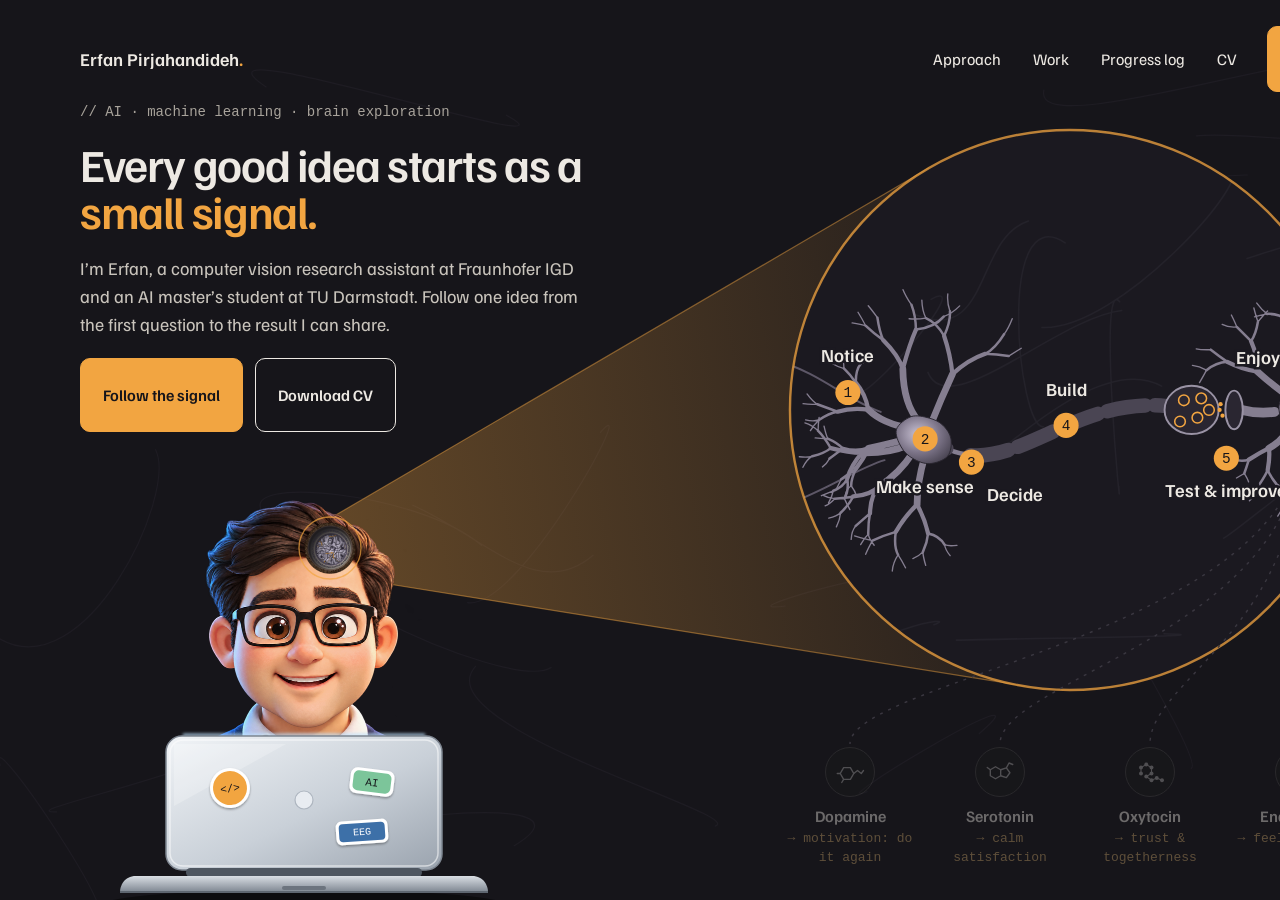
<file: design/hero-motion-reference.html>
<!doctype html><meta charset="utf-8"><title>Hero 14 motion reference</title><style>@font-face{font-family:"Familjen Grotesk";src:url(../site/assets/FamiljenGrotesk.ttf);font-weight:400 700}body{margin:0}
a{color:#EDE9E3;text-decoration:none}
.top{z-index:3}
.btn{display:inline-flex;align-items:center;gap:8px;min-height:48px;padding:12px 22px;border-radius:10px;font:600 16px 'Familjen Grotesk',sans-serif;border:1px solid #EDE9E3}
.btn.solid{background:#F2A541;border-color:#F2A541;color:#16151A}
.btn.ghost{background:transparent;color:#EDE9E3}
.nav a{padding:10px 2px}
.A{animation-duration:20s;animation-iteration-count:infinite;animation-timing-function:cubic-bezier(.4,0,.2,1)}
.nt{animation:nt 2.6s ease-in-out infinite}
.win{position:absolute;z-index:3;width:320px;text-align:center;font:700 34px/1 'Familjen Grotesk',sans-serif;color:#7BC59A;opacity:0}
.hor2{position:absolute;z-index:4;width:50px;height:50px;border-radius:50%;border:1.5px solid #F2A541;background:#1C1A21;color:#EDE9E3;display:flex;align-items:center;justify-content:center;cursor:help;padding:0;opacity:0;box-shadow:0 0 18px rgba(242,165,65,.35)}
.hor2 svg{width:30px;height:30px}
.hor2 .tip{position:absolute;bottom:calc(100% + 12px);left:50%;transform:translateX(-50%);display:none;width:220px;padding:10px 12px;border-radius:10px;background:#EDE9E3;color:#16151A;text-align:left;font:400 13px/1.4 'Familjen Grotesk',sans-serif;box-shadow:0 8px 24px rgba(0,0,0,.4)}
.hor2 .tip strong{display:block;font-size:15px;font-weight:600}
.hor2:hover .tip,.hor2:focus-visible .tip{display:block}
.hor2:hover,.hor2:focus-visible{opacity:1!important;filter:none!important}
.hor2:focus-visible{outline:2px solid #F2A541;outline-offset:4px}
.hlab{position:absolute;z-index:3;opacity:0;font-size:15px;line-height:1.3}
.hlab strong{display:block;font-weight:600;font-size:16px}
.hlab span{color:#C9A469;font:400 13px 'JetBrains Mono',monospace}
.avimg{animation-name:avimg}
.pA{stroke-dasharray:26 2000;animation-name:pA;animation-timing-function:cubic-bezier(.45,0,.55,1)}
.pB{stroke-dasharray:24 2000;stroke-dashoffset:24;animation-name:pB}
.k1{animation-name:k1}.k2{animation-name:k2}.k3{animation-name:k3}
.m1{opacity:0;animation-name:m1}.m2{opacity:0;animation-name:m2}.m3{opacity:0;animation-name:m3}
.burst{transform-box:fill-box;transform-origin:center;opacity:0;animation-name:burst}
.bglow{opacity:0;animation-name:bglow}.warm{opacity:0;animation-name:warm}.okring{opacity:0;animation-name:okring}
.winA{animation-name:winA}
.blush{opacity:0;animation-name:blush}.spark{opacity:0;transform-box:fill-box;transform-origin:center;animation-name:spark}
.sweat{opacity:0;animation-name:sweat}.spot{animation-name:spot}
.cf{opacity:0;animation-name:cf}
@keyframes nt{0%{transform:translateX(-4px);opacity:0}30%{opacity:1}100%{transform:translateX(6px);opacity:0}}
@keyframes avimg{0%,48%{transform:translateY(0);filter:drop-shadow(0 24px 40px rgba(0,0,0,.55))}24%{transform:translateY(-4px)}52%,70%{transform:translateY(0) rotate(-1.5deg);filter:drop-shadow(0 24px 40px rgba(0,0,0,.55)) saturate(.9) brightness(.96)}75%{transform:translateY(-16px) rotate(1deg);filter:drop-shadow(0 0 28px rgba(242,165,65,.55)) saturate(1.15) brightness(1.06)}80%{transform:translateY(0)}84%{transform:translateY(-7px)}88%,95%{transform:translateY(0);filter:drop-shadow(0 0 28px rgba(242,165,65,.55)) saturate(1.15) brightness(1.06)}100%{transform:translateY(0);filter:drop-shadow(0 24px 40px rgba(0,0,0,.55))}}
@keyframes pA{0%{stroke-dashoffset:26;opacity:1}48%{stroke-dashoffset:-1000;opacity:1}50%,100%{stroke-dashoffset:-1000;opacity:0}}
@keyframes pB{0%,72.5%{stroke-dashoffset:24}84%,100%{stroke-dashoffset:-1000}}
@keyframes k1{0%,51%{opacity:0;transform:translateX(-26px)}53%{opacity:1;transform:translateX(-26px)}56%{opacity:1;transform:translateX(0)}58%{opacity:.9;transform:translateX(-12px)}60%,100%{opacity:0;transform:translateX(-22px)}}
@keyframes k2{0%,58%{opacity:0;transform:translateX(-26px)}60%{opacity:1;transform:translateX(-26px)}63%{opacity:1;transform:translateX(0)}65%{opacity:.9;transform:translateX(-12px)}67%,100%{opacity:0;transform:translateX(-22px)}}
@keyframes k3{0%,65%{opacity:0;transform:translateX(-26px)}67%{opacity:1;transform:translateX(-26px)}71%,96%{opacity:1;transform:translateX(0)}100%{opacity:0}}
@keyframes m1{0%,55%{opacity:0}56.5%,59%{opacity:1}61%,100%{opacity:0}}
@keyframes m2{0%,62%{opacity:0}63.5%,66%{opacity:1}68%,100%{opacity:0}}
@keyframes m3{0%,70.5%{opacity:0}72.5%,95%{opacity:1}98%,100%{opacity:0}}
@keyframes burst{0%,72%{opacity:0;transform:scale(.2)}74%{opacity:.9}86%,100%{opacity:0;transform:scale(3.2)}}
@keyframes bglow{0%,73%{opacity:0}78%,95%{opacity:.55}100%{opacity:0}}
@keyframes warm{0%,73%{opacity:0}78%,95%{opacity:1}100%{opacity:0}}
@keyframes okring{0%,72.5%{opacity:0}75%,95%{opacity:1}100%{opacity:0}}
@keyframes winA{0%,73%{opacity:0;transform:scale(.85)}76%{opacity:1;transform:scale(1.06)}79%,95%{opacity:1;transform:scale(1)}99%,100%{opacity:0}}
@keyframes blush{0%,73%{opacity:0}77%,95%{opacity:.4}100%{opacity:0}}
@keyframes spark{0%,74%{opacity:0;transform:scale(.3) rotate(0deg)}77%{opacity:1;transform:scale(1.2) rotate(45deg)}80%{transform:scale(.9) rotate(60deg)}83%{transform:scale(1.1) rotate(80deg)}95%{opacity:1;transform:scale(1) rotate(90deg)}100%{opacity:0}}
@keyframes sweat{0%,52%{opacity:0;transform:translateY(-4px)}55%,68%{opacity:1;transform:translateY(4px)}72%,100%{opacity:0}}
@keyframes spot{0%,100%{opacity:.75}50%{opacity:1}}
@keyframes cf{0%,73%{opacity:0;transform:translate(0,0)}75%{opacity:1}88%,100%{opacity:0;transform:translate(var(--dx),var(--dy))}}
.pin0{animation-name:pin0}@keyframes pin0{0%{fill:#F2A541}96%{fill:#F2A541}100%{fill:#34313A}}
.pt0{animation-name:pt0}@keyframes pt0{0%{fill:#16151A}96%{fill:#16151A}100%{fill:#8E8899}}
.lb0{animation-name:lb0}@keyframes lb0{0%{fill:#EDE9E3}96%{fill:#EDE9E3}100%{fill:#6E6878}}
.pr0{opacity:0;animation-name:pr0}@keyframes pr0{0%,0.0%{opacity:0}2.0%,10.5%{opacity:1}12.5%,100%{opacity:0}}
.pin1{animation-name:pin1}@keyframes pin1{0%,12.0%{fill:#34313A}14.0%{fill:#F2A541}96%{fill:#F2A541}100%{fill:#34313A}}
.pt1{animation-name:pt1}@keyframes pt1{0%,12.0%{fill:#8E8899}14.0%{fill:#16151A}96%{fill:#16151A}100%{fill:#8E8899}}
.lb1{animation-name:lb1}@keyframes lb1{0%,12.0%{fill:#6E6878}14.0%{fill:#EDE9E3}96%{fill:#EDE9E3}100%{fill:#6E6878}}
.pr1{opacity:0;animation-name:pr1}@keyframes pr1{0%,12.5%{opacity:0}14.5%,23.0%{opacity:1}25.0%,100%{opacity:0}}
.pin2{animation-name:pin2}@keyframes pin2{0%,24.5%{fill:#34313A}26.5%{fill:#F2A541}96%{fill:#F2A541}100%{fill:#34313A}}
.pt2{animation-name:pt2}@keyframes pt2{0%,24.5%{fill:#8E8899}26.5%{fill:#16151A}96%{fill:#16151A}100%{fill:#8E8899}}
.lb2{animation-name:lb2}@keyframes lb2{0%,24.5%{fill:#6E6878}26.5%{fill:#EDE9E3}96%{fill:#EDE9E3}100%{fill:#6E6878}}
.pr2{opacity:0;animation-name:pr2}@keyframes pr2{0%,25.0%{opacity:0}27.0%,35.5%{opacity:1}37.5%,100%{opacity:0}}
.pin3{animation-name:pin3}@keyframes pin3{0%,37.0%{fill:#34313A}39.0%{fill:#F2A541}96%{fill:#F2A541}100%{fill:#34313A}}
.pt3{animation-name:pt3}@keyframes pt3{0%,37.0%{fill:#8E8899}39.0%{fill:#16151A}96%{fill:#16151A}100%{fill:#8E8899}}
.lb3{animation-name:lb3}@keyframes lb3{0%,37.0%{fill:#6E6878}39.0%{fill:#EDE9E3}96%{fill:#EDE9E3}100%{fill:#6E6878}}
.pr3{opacity:0;animation-name:pr3}@keyframes pr3{0%,37.5%{opacity:0}39.5%,48.0%{opacity:1}50.0%,100%{opacity:0}}
.pin4{animation-name:pin4}@keyframes pin4{0%,49.5%{fill:#34313A}51.5%{fill:#F2A541}96%{fill:#F2A541}100%{fill:#34313A}}
.pt4{animation-name:pt4}@keyframes pt4{0%,49.5%{fill:#8E8899}51.5%{fill:#16151A}96%{fill:#16151A}100%{fill:#8E8899}}
.lb4{animation-name:lb4}@keyframes lb4{0%,49.5%{fill:#6E6878}51.5%{fill:#EDE9E3}96%{fill:#EDE9E3}100%{fill:#6E6878}}
.pr4{opacity:0;animation-name:pr4}@keyframes pr4{0%,50.0%{opacity:0}52.0%,70.5%{opacity:1}72.5%,100%{opacity:0}}
.pin5{animation-name:pin5}@keyframes pin5{0%,72.0%{fill:#34313A}74.0%{fill:#F2A541}96%{fill:#F2A541}100%{fill:#34313A}}
.pt5{animation-name:pt5}@keyframes pt5{0%,72.0%{fill:#8E8899}74.0%{fill:#16151A}96%{fill:#16151A}100%{fill:#8E8899}}
.lb5{animation-name:lb5}@keyframes lb5{0%,72.0%{fill:#6E6878}74.0%{fill:#EDE9E3}96%{fill:#EDE9E3}100%{fill:#6E6878}}
.pr5{opacity:0;animation-name:pr5}@keyframes pr5{0%,72.5%{opacity:0}74.5%,94.0%{opacity:1}96.0%,100%{opacity:0}}
.hz0{animation-name:hz0}@keyframes hz0{0%,79%{opacity:0;transform:translate(var(--fx,0px),var(--fy,10px)) scale(.85)}83%{opacity:1;transform:none}95%{opacity:1;transform:none}99%,100%{opacity:0}}
.rel0{stroke-dasharray:1 1;stroke-dashoffset:1;animation-name:rel0}@keyframes rel0{0%,77%{stroke-dashoffset:1;opacity:0}82%{stroke-dashoffset:0;opacity:1}95%{stroke-dashoffset:0;opacity:1}99%,100%{opacity:0}}
.hz1{animation-name:hz1}@keyframes hz1{0%,82%{opacity:0;transform:translate(var(--fx,0px),var(--fy,10px)) scale(.85)}86%{opacity:1;transform:none}95%{opacity:1;transform:none}99%,100%{opacity:0}}
.rel1{stroke-dasharray:1 1;stroke-dashoffset:1;animation-name:rel1}@keyframes rel1{0%,80%{stroke-dashoffset:1;opacity:0}85%{stroke-dashoffset:0;opacity:1}95%{stroke-dashoffset:0;opacity:1}99%,100%{opacity:0}}
.hz2{animation-name:hz2}@keyframes hz2{0%,85%{opacity:0;transform:translate(var(--fx,0px),var(--fy,10px)) scale(.85)}89%{opacity:1;transform:none}95%{opacity:1;transform:none}99%,100%{opacity:0}}
.rel2{stroke-dasharray:1 1;stroke-dashoffset:1;animation-name:rel2}@keyframes rel2{0%,83%{stroke-dashoffset:1;opacity:0}88%{stroke-dashoffset:0;opacity:1}95%{stroke-dashoffset:0;opacity:1}99%,100%{opacity:0}}
.hz3{animation-name:hz3}@keyframes hz3{0%,88%{opacity:0;transform:translate(var(--fx,0px),var(--fy,10px)) scale(.85)}92%{opacity:1;transform:none}95%{opacity:1;transform:none}99%,100%{opacity:0}}
.rel3{stroke-dasharray:1 1;stroke-dashoffset:1;animation-name:rel3}@keyframes rel3{0%,86%{stroke-dashoffset:1;opacity:0}91%{stroke-dashoffset:0;opacity:1}95%{stroke-dashoffset:0;opacity:1}99%,100%{opacity:0}}
.hon0{animation-name:hon0}@keyframes hon0{0%,80%{opacity:.38;filter:grayscale(1);box-shadow:none;border-color:#4A4652}83%{opacity:1;filter:none;box-shadow:0 0 22px rgba(242,165,65,.55);border-color:#F2A541}95%{opacity:1;filter:none;box-shadow:0 0 22px rgba(242,165,65,.55);border-color:#F2A541}99%,100%{opacity:.38;filter:grayscale(1);box-shadow:none;border-color:#4A4652}}
.lon0{animation-name:lon0}@keyframes lon0{0%,80%{opacity:.4}83%,95%{opacity:1}99%,100%{opacity:.4}}
.dot0{stroke-dasharray:.035 2;stroke-dashoffset:.035;opacity:0;animation-name:dot0;animation-timing-function:cubic-bezier(.45,0,.55,1)}@keyframes dot0{0%,76%{stroke-dashoffset:.035;opacity:0}76%{opacity:1}80%{stroke-dashoffset:-1;opacity:1}80%,100%{stroke-dashoffset:-1;opacity:0}}
.hon1{animation-name:hon1}@keyframes hon1{0%,83%{opacity:.38;filter:grayscale(1);box-shadow:none;border-color:#4A4652}86%{opacity:1;filter:none;box-shadow:0 0 22px rgba(242,165,65,.55);border-color:#F2A541}95%{opacity:1;filter:none;box-shadow:0 0 22px rgba(242,165,65,.55);border-color:#F2A541}99%,100%{opacity:.38;filter:grayscale(1);box-shadow:none;border-color:#4A4652}}
.lon1{animation-name:lon1}@keyframes lon1{0%,83%{opacity:.4}86%,95%{opacity:1}99%,100%{opacity:.4}}
.dot1{stroke-dasharray:.035 2;stroke-dashoffset:.035;opacity:0;animation-name:dot1;animation-timing-function:cubic-bezier(.45,0,.55,1)}@keyframes dot1{0%,79%{stroke-dashoffset:.035;opacity:0}79%{opacity:1}83%{stroke-dashoffset:-1;opacity:1}83%,100%{stroke-dashoffset:-1;opacity:0}}
.hon2{animation-name:hon2}@keyframes hon2{0%,86%{opacity:.38;filter:grayscale(1);box-shadow:none;border-color:#4A4652}89%{opacity:1;filter:none;box-shadow:0 0 22px rgba(242,165,65,.55);border-color:#F2A541}95%{opacity:1;filter:none;box-shadow:0 0 22px rgba(242,165,65,.55);border-color:#F2A541}99%,100%{opacity:.38;filter:grayscale(1);box-shadow:none;border-color:#4A4652}}
.lon2{animation-name:lon2}@keyframes lon2{0%,86%{opacity:.4}89%,95%{opacity:1}99%,100%{opacity:.4}}
.dot2{stroke-dasharray:.035 2;stroke-dashoffset:.035;opacity:0;animation-name:dot2;animation-timing-function:cubic-bezier(.45,0,.55,1)}@keyframes dot2{0%,82%{stroke-dashoffset:.035;opacity:0}82%{opacity:1}86%{stroke-dashoffset:-1;opacity:1}86%,100%{stroke-dashoffset:-1;opacity:0}}
.hon3{animation-name:hon3}@keyframes hon3{0%,89%{opacity:.38;filter:grayscale(1);box-shadow:none;border-color:#4A4652}92%{opacity:1;filter:none;box-shadow:0 0 22px rgba(242,165,65,.55);border-color:#F2A541}95%{opacity:1;filter:none;box-shadow:0 0 22px rgba(242,165,65,.55);border-color:#F2A541}99%,100%{opacity:.38;filter:grayscale(1);box-shadow:none;border-color:#4A4652}}
.lon3{animation-name:lon3}@keyframes lon3{0%,89%{opacity:.4}92%,95%{opacity:1}99%,100%{opacity:.4}}
.dot3{stroke-dasharray:.035 2;stroke-dashoffset:.035;opacity:0;animation-name:dot3;animation-timing-function:cubic-bezier(.45,0,.55,1)}@keyframes dot3{0%,85%{stroke-dashoffset:.035;opacity:0}85%{opacity:1}89%{stroke-dashoffset:-1;opacity:1}89%,100%{stroke-dashoffset:-1;opacity:0}}
.hor2.off{opacity:.38;filter:grayscale(1);border-color:#4A4652;box-shadow:none}
.hlab.off{opacity:.4}
.still .A,.still .nt{animation:none!important}
.still .m3,.still .win,.still .hor2,.still .hlab,.still .hor2.off,.still .hlab.off,.still .okring,.still .warm,.still .k3{opacity:1}
.still [class*="rel"]{stroke-dashoffset:0}
@media (prefers-reduced-motion: reduce){.A,.nt{animation:none!important}.m3,.win,.hor2,.hlab,.okring,.warm,.k3{opacity:1}[class*="rel"]{stroke-dashoffset:0}}
</style><div class="hero" style="position: relative; width: 1440px; height: 900px; background: #16151A; overflow: hidden; font-family: 'Familjen Grotesk', sans-serif; color: #EDE9E3">
<svg viewBox="0 0 1440 900" aria-hidden="true" style="position: absolute; z-index: 0; inset: 0; width: 1440px; height: 900px"><defs>
<radialGradient id="soma4" cx="40%" cy="38%" r="70%"><stop offset="0" stop-color="#C9C2D4"></stop><stop offset=".55" stop-color="#7D7589"></stop><stop offset="1" stop-color="#4A4553"></stop></radialGradient>
<radialGradient id="bulb4" cx="50%" cy="30%" r="80%"><stop offset="0" stop-color="#3D3846"></stop><stop offset="1" stop-color="#25222B"></stop></radialGradient>
<linearGradient id="post4" x1="0" y1="0" x2="0" y2="1"><stop offset="0" stop-color="#34303B"></stop><stop offset="1" stop-color="#211F26"></stop></linearGradient>
<clipPath id="lens4"><circle cx="1000" cy="350" r="220"></circle></clipPath>
</defs><path d="M0.1,639.0 C85.3,687.5 177.9,495.2 155.6,449.7 M1196.4,135.9 C1256.9,128.8 1539.7,173.3 1500.7,119.3 M1043.9,90.1 C1029.4,150.0 1404.8,14.0 1373.5,70.6 M0.2,765.1 C-18.2,711.2 151.0,963.7 84.2,906.5 M593.1,555.3 C538.0,602.0 489.5,540.1 412.8,505.2 M304.6,695.8 C298.5,758.1 -1.3,812.1 56.5,811.9 M785.1,606.0 C703.3,616.3 1000.9,534.3 966.8,581.2 M467.6,602.6 C519.7,610.8 642.8,383.0 600.4,432.4 M1189.9,379.5 C1154.1,443.8 1018.0,475.5 1016.1,406.4 M867.0,791.7 C813.5,812.8 1059.2,665.3 979.3,733.5 M1096.7,566.8 C1054.2,522.5 1205.6,758.6 1191.4,768.3 M1429.9,496.3 C1442.5,520.5 1815.9,608.0 1779.0,538.3 M514.2,845.7 C611.1,787.3 332.9,819.3 286.1,844.7 M1437.6,388.4 C1527.2,385.6 1208.6,479.1 1224.6,447.3 M301.8,521.6 C217.2,558.8 509.3,694.9 551.1,667.5 M263.3,512.7 C233.2,474.6 420.0,492.0 481.5,545.4 M506.4,115.2 C597.2,165.3 169.2,22.5 266.1,86.9 M715.2,826.1 C749.4,815.0 421.5,725.9 475.5,666.3 M1127.5,282.6 C1083.0,261.7 1153.6,174.2 1247.2,175.0 M919.3,537.2 C948.7,532.4 941.0,616.1 1024.7,624.5 " fill="none" stroke="#1E1C23" stroke-width="1.2" stroke-linecap="round"></path><defs><linearGradient id="cg" gradientUnits="userSpaceOnUse" x1="330" y1="548" x2="1070" y2="410"><stop offset="0" stop-color="#F2A541" stop-opacity=".35"></stop><stop offset="1" stop-color="#F2A541" stop-opacity=".04"></stop></linearGradient></defs><path d="M326,574 L1025,686 L929,168 L317,526 Z" fill="url(#cg)"></path><path d="M326,574 L1025,686 M317,526 L929,168" stroke="#F2A541" stroke-width="1.2" opacity=".45"></path><g transform="translate(780.3,120.3) scale(0.9655)"><defs><radialGradient id="warmHero1" cx="62%" cy="50%" r="60%"><stop offset="0" stop-color="#F2A541" stop-opacity=".22"></stop><stop offset="1" stop-color="#F2A541" stop-opacity="0"></stop></radialGradient><clipPath id="scHero1"><circle cx="300" cy="300" r="290"></circle></clipPath></defs><circle cx="300" cy="300" r="290" fill="#1B1920"></circle><g clip-path="url(#scHero1)"><circle class="A warm" cx="300" cy="300" r="290" fill="url(#warmHero1)"></circle><path d="M0.1,46.6 C3.3,86.9 -175.0,34.9 -166.7,98.6 M34.9,585.3 C86.9,525.3 190.6,511.4 159.1,522.5 M483.4,143.2 C571.8,113.8 552.5,129.8 600.9,81.7 M138.7,200.9 C217.9,234.0 201.0,122.3 257.0,104.3 M81.6,282.8 C104.0,275.7 200.6,161.1 156.2,185.5 M394.9,275.4 C334.3,240.9 232.8,340.3 216.7,350.6 M272.4,317.3 C246.6,320.3 222.5,79.5 295.0,126.9 M49.2,496.4 C-41.9,516.0 81.6,734.6 180.6,680.0 M351.5,188.0 C327.7,158.0 355.0,436.4 350.6,379.2 M353.7,197.0 C287.8,204.4 174.3,313.8 152.9,261.1 M397.4,531.8 C480.5,534.0 247.0,536.7 182.4,538.4 M589.9,327.4 C666.2,385.1 587.5,437.2 622.6,475.6 M464.7,52.1 C496.0,52.9 351.7,218.5 271.0,214.6 M459.2,432.8 C472.8,426.2 585.0,328.5 561.8,370.9 " fill="none" stroke="#24222A" stroke-width="1.6" stroke-linecap="round"></path><path d="M0,250 C40,262 70,290 104,302 M0,400 C40,388 80,360 108,352" fill="none" stroke="#5D5767" stroke-width="2" stroke-linecap="round"></path><g fill="none" stroke="#857E90" stroke-linecap="round"><path d="M131.6,330.0 Q109.7,335.6 91.4,339.7 M135.3,319.0 Q106.1,314.4 91.2,299.6 M144.1,312.6 Q127.5,294.5 126.9,257.6 M137.7,343.7 Q122.3,367.1 103.1,378.3 M132.7,336.2 Q112.9,345.1 84.6,344.5 M149.5,348.4 Q141.5,376.6 141.7,398.1 M156.7,312.9 Q166.5,288.5 178.3,262.9 M539.5,284.0 Q548.3,255.7 541.8,234.7 M549.9,287.5 Q572.8,261.6 579.5,249.5 M556.0,300.0 Q576.4,295.0 605.1,288.9 M549.9,312.5 Q566.3,337.7 575.4,350.2 M539.5,316.0 Q539.3,334.8 542.4,359.0 M529.3,288.1 Q510.1,274.8 494.1,260.2 M529.3,311.9 Q523.6,330.2 506.1,339.6 " stroke-width="7"></path><path d="M91.4,339.7 Q85.8,351.5 78.2,361.1 M91.4,339.7 Q79.3,344.5 64.8,340.1 M91.2,299.6 Q73.6,297.3 59.2,301.8 M91.2,299.6 Q87.9,282.9 78.2,271.8 M126.9,257.6 Q122.5,243.7 106.7,227.9 M126.9,257.6 Q133.7,232.3 140.5,216.8 M103.1,378.3 Q93.4,387.9 92.9,407.1 M103.1,378.3 Q94.0,388.3 75.6,389.6 M84.6,344.5 Q73.2,357.3 69.4,371.0 M84.6,344.5 Q70.6,344.0 52.3,339.5 M141.7,398.1 Q149.4,411.9 153.1,427.9 M141.7,398.1 Q129.5,409.3 119.6,426.3 M178.3,262.9 Q176.0,242.0 169.7,223.4 M178.3,262.9 Q194.7,247.9 212.3,241.9 M541.8,234.7 Q530.8,217.3 524.9,206.3 M541.8,234.7 Q557.9,215.9 562.2,206.5 M579.5,249.5 Q578.7,235.5 586.3,216.1 M579.5,249.5 Q594.3,246.0 609.7,230.1 M605.1,288.9 Q615.5,275.1 632.2,271.8 M605.1,288.9 Q621.4,291.5 636.5,294.3 M575.4,350.2 Q590.9,355.0 601.2,365.6 M575.4,350.2 Q582.8,368.9 580.9,378.3 M542.4,359.0 Q547.6,366.7 558.5,379.6 M542.4,359.0 Q532.6,368.8 520.3,380.7 M494.1,260.2 Q478.6,258.2 462.9,250.2 M494.1,260.2 Q495.2,246.4 487.6,228.7 M506.1,339.6 Q507.3,348.3 504.8,362.2 M506.1,339.6 Q496.8,344.2 485.3,351.4 " stroke-width="4.4"></path><path d="M78.2,361.1 Q73.3,371.7 73.4,378.5 M78.2,361.1 Q71.0,365.8 63.1,371.8 M64.8,340.1 Q59.9,343.4 51.0,350.4 M64.8,340.1 Q59.2,334.1 49.2,329.8 M59.2,301.8 Q50.3,303.2 40.0,310.4 M59.2,301.8 Q49.3,298.1 38.3,294.1 M78.2,271.8 Q72.8,263.5 66.1,257.2 M78.2,271.8 Q78.0,258.5 83.4,252.2 M106.7,227.9 Q96.7,220.7 88.6,213.0 M106.7,227.9 Q102.5,218.3 100.6,204.4 M140.5,216.8 Q140.3,202.6 135.9,191.2 M140.5,216.8 Q159.8,214.5 169.2,203.3 M92.9,407.1 Q91.0,416.7 91.1,428.7 M92.9,407.1 Q83.2,415.6 78.1,420.1 M75.6,389.6 Q71.6,397.7 62.5,406.5 M75.6,389.6 Q68.0,391.2 56.4,391.9 M69.4,371.0 Q71.2,384.7 66.3,391.6 M69.4,371.0 Q65.4,379.7 54.9,383.7 M52.3,339.5 Q46.3,344.6 33.1,347.9 M52.3,339.5 Q44.9,327.2 39.2,321.7 M153.1,427.9 Q164.8,430.2 170.1,439.6 M153.1,427.9 Q152.2,437.5 147.7,447.0 M119.6,426.3 Q117.4,441.9 122.0,450.0 M119.6,426.3 Q108.2,429.5 95.4,435.4 M169.7,223.4 Q162.1,209.9 150.8,204.9 M169.7,223.4 Q176.4,208.6 175.7,197.8 M212.3,241.9 Q222.8,236.1 231.8,221.4 M212.3,241.9 Q223.7,242.5 236.5,244.2 M524.9,206.3 Q515.5,200.0 504.2,200.5 M524.9,206.3 Q523.8,198.3 527.7,182.9 M562.2,206.5 Q564.4,198.8 568.0,184.7 M562.2,206.5 Q576.5,203.1 585.8,197.8 M586.3,216.1 Q583.3,204.3 576.3,192.9 M586.3,216.1 Q588.5,208.3 597.2,197.5 M609.7,230.1 Q619.6,218.5 622.6,209.8 M609.7,230.1 Q620.8,229.9 634.1,231.6 M632.2,271.8 Q639.0,264.6 647.8,254.4 M632.2,271.8 Q643.7,269.9 653.9,269.7 M636.5,294.3 Q645.7,290.0 657.4,290.6 M636.5,294.3 Q641.4,300.3 653.8,309.4 M601.2,365.6 Q610.6,362.6 620.7,366.3 M601.2,365.6 Q607.3,373.4 607.6,385.6 M580.9,378.3 Q583.6,386.8 591.1,392.5 M580.9,378.3 Q577.0,386.3 575.6,396.9 M558.5,379.6 Q569.6,380.1 575.7,383.3 M558.5,379.6 Q557.2,385.7 560.4,396.7 M520.3,380.7 Q522.9,387.6 521.7,399.5 M520.3,380.7 Q512.0,379.7 499.3,385.2 M462.9,250.2 Q451.2,251.1 441.4,258.8 M462.9,250.2 Q454.1,244.0 445.9,237.6 M487.6,228.7 Q480.0,221.2 472.8,214.0 M487.6,228.7 Q492.6,221.7 494.7,208.7 M504.8,362.2 Q507.9,369.3 513.5,376.3 M504.8,362.2 Q502.7,367.4 497.0,375.9 M485.3,351.4 Q482.6,360.1 480.5,365.8 M485.3,351.4 Q478.6,354.0 468.9,351.2 " stroke-width="2.6"></path><path d="M73.4,378.5 Q77.5,384.0 79.0,389.2 M73.4,378.5 Q68.5,381.8 67.0,388.9 M63.1,371.8 Q60.7,376.8 57.2,383.4 M51.0,350.4 Q47.8,356.2 43.7,359.0 M49.2,329.8 Q41.1,329.5 36.1,329.0 M49.2,329.8 Q47.2,325.4 45.3,316.8 M40.0,310.4 Q34.6,315.7 31.2,321.4 M40.0,310.4 Q33.9,312.2 26.2,310.3 M38.3,294.1 Q30.7,294.7 23.6,293.5 M38.3,294.1 Q33.4,291.2 27.7,283.4 M66.1,257.2 Q59.5,255.4 53.1,251.6 M66.1,257.2 Q65.1,251.8 66.3,243.7 M83.4,252.2 Q80.9,248.1 79.1,239.5 M83.4,252.2 Q90.3,249.9 95.7,244.4 M88.6,213.0 Q84.0,211.2 74.4,209.8 M88.6,213.0 Q84.0,204.4 80.5,198.8 M100.6,204.4 Q94.6,196.2 91.1,192.1 M135.9,191.2 Q129.8,182.1 127.1,175.4 M169.2,203.3 Q177.7,200.3 185.8,192.2 M91.1,428.7 Q91.9,433.6 97.2,440.1 M91.1,428.7 Q87.3,432.2 83.2,439.4 M78.1,420.1 Q73.8,425.3 73.4,434.1 M62.5,406.5 Q61.6,414.3 58.1,421.1 M62.5,406.5 Q58.4,410.2 50.2,412.1 M56.4,391.9 Q51.0,397.6 46.4,399.3 M56.4,391.9 Q49.9,391.6 45.1,388.8 M66.3,391.6 Q68.7,397.1 72.1,403.2 M54.9,383.7 Q53.1,391.5 49.9,396.2 M54.9,383.7 Q51.1,385.3 42.6,388.8 M33.1,347.9 Q27.3,351.4 23.4,359.4 M33.1,347.9 Q28.5,349.5 19.7,348.5 M39.2,321.7 Q32.8,315.5 25.5,313.4 M39.2,321.7 Q39.1,315.6 40.2,307.7 M170.1,439.6 Q174.4,441.3 183.0,440.2 M170.1,439.6 Q170.9,444.8 175.9,450.9 M147.7,447.0 Q147.9,452.0 150.6,461.0 M147.7,447.0 Q143.0,452.0 137.3,453.9 M122.0,450.0 Q125.7,455.4 129.7,463.5 M122.0,450.0 Q116.7,457.7 116.0,466.8 M95.4,435.4 Q90.7,444.0 88.4,449.5 M95.4,435.4 Q89.5,434.4 76.9,430.5 M150.8,204.9 Q141.3,206.4 133.4,205.5 M150.8,204.9 Q146.9,197.4 146.6,186.2 M175.7,197.8 Q172.5,188.3 173.5,179.9 M231.8,221.4 Q236.1,216.0 240.2,205.5 M236.5,244.2 Q240.9,241.5 249.6,236.1 M504.2,200.5 Q496.1,201.9 491.2,203.6 M504.2,200.5 Q498.7,196.5 493.5,189.3 M527.7,182.9 Q522.4,175.9 518.7,171.2 M527.7,182.9 Q533.7,174.0 537.1,170.5 M568.0,184.7 Q563.1,177.2 563.2,169.9 M585.8,197.8 Q591.6,191.3 595.9,185.8 M585.8,197.8 Q593.4,199.5 603.2,202.0 M576.3,192.9 Q571.9,188.5 567.6,178.9 M576.3,192.9 Q575.0,186.3 576.5,176.5 M597.2,197.5 Q599.5,188.7 599.7,183.1 M597.2,197.5 Q603.8,195.2 608.6,190.1 M622.6,209.8 Q623.3,198.8 624.3,192.3 M634.1,231.6 Q643.3,227.9 647.4,224.0 M634.1,231.6 Q643.8,238.1 649.7,240.8 M647.8,254.4 Q651.5,248.8 657.1,240.8 M647.8,254.4 Q656.8,254.3 661.8,250.0 M653.9,269.7 Q660.8,266.9 666.4,263.5 M653.9,269.7 Q662.1,272.7 668.3,274.0 M657.4,290.6 Q661.2,287.5 669.6,285.1 M657.4,290.6 Q662.6,290.4 670.2,294.5 M653.8,309.4 Q660.0,308.9 670.9,310.1 M653.8,309.4 Q654.2,315.2 658.7,322.8 M620.7,366.3 Q625.9,361.4 630.6,357.0 M620.7,366.3 Q625.8,367.2 631.9,371.4 M607.6,385.6 Q613.0,389.7 616.5,398.5 M607.6,385.6 Q602.6,389.9 602.2,397.4 M591.1,392.5 Q593.8,394.3 600.5,399.2 M575.6,396.9 Q575.4,403.5 579.0,409.0 M575.7,383.3 Q582.5,384.5 587.0,383.4 M560.4,396.7 Q564.5,403.6 566.4,407.9 M560.4,396.7 Q556.0,399.9 554.2,406.6 M521.7,399.5 Q523.2,404.1 526.3,412.6 M521.7,399.5 Q519.7,402.7 515.2,410.0 M499.3,385.2 Q493.1,387.2 485.9,394.1 M441.4,258.8 Q439.3,263.0 434.2,271.7 M441.4,258.8 Q433.8,254.6 426.9,253.8 M445.9,237.6 Q435.8,237.9 430.8,236.7 M472.8,214.0 Q464.3,214.8 457.7,211.4 M472.8,214.0 Q471.3,210.0 467.2,201.7 M494.7,208.7 Q492.8,203.4 490.5,194.4 M494.7,208.7 Q499.7,202.6 504.7,197.5 M513.5,376.3 Q518.7,378.5 520.4,384.0 M497.0,375.9 Q495.4,380.8 494.8,385.9 M480.5,365.8 Q484.1,371.5 485.0,374.5 M480.5,365.8 Q476.8,367.9 472.5,370.5 M468.9,351.2 Q466.2,354.6 460.1,357.6 M468.9,351.2 Q462.7,346.4 458.7,344.7 " stroke-width="1.4"></path></g><path d="M172,340 C240,372 300,286 400,296" fill="none" stroke="#857E90" stroke-width="4.5" stroke-linecap="round"></path><path d="M172,340 C240,372 300,286 400,296" fill="none" stroke="#4A4553" stroke-width="15" stroke-linecap="round" stroke-dasharray="0 26 40 10 40 10 40 10 40 10 40 400"></path><path d="M512,302 C496,304 486,302 478,300" stroke="#857E90" stroke-width="10" stroke-linecap="round" fill="none"></path><ellipse cx="470" cy="300" rx="9" ry="20" fill="#2A2631" stroke="#9A93A5" stroke-width="2"></ellipse><ellipse cx="426" cy="300" rx="28" ry="25" fill="#2A2631" stroke="#9A93A5" stroke-width="2"></ellipse><g fill="#2A2631" stroke="#F2A541" stroke-width="1.6"><circle cx="418" cy="290" r="5.5"></circle><circle cx="432" cy="308" r="5.5"></circle><circle cx="414" cy="312" r="5.5"></circle><circle cx="436" cy="288" r="5.5"></circle><circle cx="444" cy="300" r="5.5"></circle></g><g fill="#F2A541"><circle class="nt" cx="456" cy="294" r="2.2"></circle><circle class="nt" cx="458" cy="306" r="2.2" style="animation-delay: .9s"></circle><circle class="nt" cx="455" cy="300" r="2.2" style="animation-delay: 1.8s"></circle></g><circle class="A k1" cx="453" cy="300" r="7" fill="#F2A541" opacity="0"></circle><rect class="A k2" x="444" y="291" width="16" height="18" rx="3" fill="#F2A541" opacity="0"></rect><path class="A k3" d="M444,296 L453,296 L453,291 L460,300 L453,309 L453,304 L444,304 Z" fill="#7BC59A" opacity="0"></path><g font-family="JetBrains Mono, monospace" font-size="24" font-weight="500" text-anchor="middle"><text class="A m1" x="458" y="262" fill="#E07A6E">✕</text><text class="A m2" x="458" y="262" fill="#E07A6E">✕</text><text class="A m3" x="458" y="262" fill="#7BC59A">✓</text></g><circle class="A bglow" cx="540" cy="300" r="56" fill="#F2A541" style="filter: blur(12px)"></circle><path d="M176.8,330.0 C177.6,335.4 176.9,343.7 173.3,348.0 C169.6,352.2 160.9,355.2 154.9,355.6 C148.9,356.0 142.2,353.2 137.3,350.3 C132.3,347.4 128.0,343.4 125.2,338.3 C122.3,333.3 118.6,325.3 120.3,320.1 C122.1,314.8 129.9,308.9 135.5,306.9 C141.2,305.0 148.7,306.9 154.1,308.4 C159.6,309.9 164.7,312.2 168.4,315.8 C172.2,319.4 175.9,324.6 176.8,330.0 Z" fill="url(#soma4)" stroke="#2A2730" stroke-width="1"></path><path d="M563.7,300.0 C563.5,304.6 560.9,310.2 557.6,313.6 C554.3,316.9 548.5,319.6 543.8,320.0 C539.2,320.5 534.0,318.5 529.8,316.3 C525.5,314.2 520.5,311.2 518.4,307.2 C516.3,303.2 515.8,297.0 517.2,292.4 C518.7,287.8 522.9,281.7 527.3,279.7 C531.7,277.8 538.5,279.6 543.7,280.6 C548.9,281.6 555.2,282.5 558.5,285.7 C561.8,289.0 563.9,295.4 563.7,300.0 Z" fill="url(#soma4)" stroke="#2A2730" stroke-width="1"></path><path class="A pA" pathLength="1000" fill="none" stroke="#F2A541" stroke-width="5" stroke-linecap="round" d="M0,400 C40,388 80,360 108,352 L150,330 L172,340 C240,372 300,286 400,296 L426,300"></path><path class="A pB" pathLength="1000" fill="none" stroke="#7BC59A" stroke-width="5" stroke-linecap="round" d="M470,300 L540,300 C560,300 580,290 600,280"></path><g fill="none" stroke="#7BC59A" stroke-width="3"><circle class="A burst" cx="462" cy="300" r="26"></circle><circle class="A burst" cx="540" cy="300" r="30" style="animation-delay: .4s"></circle></g><circle class="A cf" cx="540" cy="300" r="2.4" fill="#7BC59A" style="--dx: 70px; --dy: 0px"></circle><circle class="A cf" cx="540" cy="300" r="3" fill="#F2A541" style="--dx: 57px; --dy: 41px"></circle><circle class="A cf" cx="540" cy="300" r="2.4" fill="#F2A541" style="--dx: 22px; --dy: 67px"></circle><circle class="A cf" cx="540" cy="300" r="3" fill="#7BC59A" style="--dx: -22px; --dy: 67px"></circle><circle class="A cf" cx="540" cy="300" r="2.4" fill="#F2A541" style="--dx: -57px; --dy: 41px"></circle><circle class="A cf" cx="540" cy="300" r="3" fill="#F2A541" style="--dx: -70px; --dy: 0px"></circle><circle class="A cf" cx="540" cy="300" r="2.4" fill="#7BC59A" style="--dx: -57px; --dy: -41px"></circle><circle class="A cf" cx="540" cy="300" r="3" fill="#F2A541" style="--dx: -22px; --dy: -67px"></circle><circle class="A cf" cx="540" cy="300" r="2.4" fill="#F2A541" style="--dx: 22px; --dy: -67px"></circle><circle class="A cf" cx="540" cy="300" r="3" fill="#7BC59A" style="--dx: 57px; --dy: -41px"></circle></g><circle cx="300" cy="300" r="290" fill="none" stroke="#F2A541" stroke-width="2.5" opacity=".75"></circle><circle class="A okring" cx="300" cy="300" r="293" fill="none" stroke="#7BC59A" stroke-width="6"></circle><g fill="none" stroke="#F2A541" stroke-width="3"><circle class="A pr0" cx="70" cy="282" r="24"></circle><circle class="A pr1" cx="150" cy="330" r="24"></circle><circle class="A pr2" cx="198" cy="354" r="24"></circle><circle class="A pr3" cx="296" cy="316" r="24"></circle><circle class="A pr4" cx="462" cy="350" r="24"></circle><circle class="A pr5" cx="540" cy="300" r="24"></circle></g><g font-family="JetBrains Mono, monospace" font-size="15" text-anchor="middle"><circle class="A pin0" cx="70" cy="282" r="13" fill="#F2A541"></circle><text class="A pt0" x="70" y="287" fill="#16151A">1</text><circle class="A pin1" cx="150" cy="330" r="13" fill="#F2A541"></circle><text class="A pt1" x="150" y="335" fill="#16151A">2</text><circle class="A pin2" cx="198" cy="354" r="13" fill="#F2A541"></circle><text class="A pt2" x="198" y="359" fill="#16151A">3</text><circle class="A pin3" cx="296" cy="316" r="13" fill="#F2A541"></circle><text class="A pt3" x="296" y="321" fill="#16151A">4</text><circle class="A pin4" cx="462" cy="350" r="13" fill="#F2A541"></circle><text class="A pt4" x="462" y="355" fill="#16151A">5</text><circle class="A pin5" cx="540" cy="300" r="13" fill="#F2A541"></circle><text class="A pt5" x="540" y="305" fill="#16151A">6</text></g><g font-family="Familjen Grotesk, sans-serif" font-size="19" font-weight="600"><text class="A lb0" x="70" y="250" text-anchor="middle" fill="#EDE9E3" stroke="#1B1920" stroke-width="5" paint-order="stroke">Notice</text><text class="A lb1" x="150" y="386" text-anchor="middle" fill="#EDE9E3" stroke="#1B1920" stroke-width="5" paint-order="stroke">Make sense</text><text class="A lb2" x="214" y="394" text-anchor="start" fill="#EDE9E3" stroke="#1B1920" stroke-width="5" paint-order="stroke">Decide</text><text class="A lb3" x="296" y="286" text-anchor="middle" fill="#EDE9E3" stroke="#1B1920" stroke-width="5" paint-order="stroke">Build</text><text class="A lb4" x="462" y="390" text-anchor="middle" fill="#EDE9E3" stroke="#1B1920" stroke-width="5" paint-order="stroke">Test &amp; improve</text><text class="A lb5" x="540" y="252" text-anchor="middle" fill="#EDE9E3" stroke="#1B1920" stroke-width="5" paint-order="stroke">Enjoy it together</text></g></g></svg>
<header class="top" style="position: absolute; left: 0; right: 0; top: 0; padding: 26px 80px; display: flex; justify-content: space-between; align-items: center">
<a href="#home" style="font: 600 18px 'Familjen Grotesk', sans-serif">Erfan Pirjahandideh<span style="color: #F2A541">.</span></a>
<nav aria-label="Main" class="nav" style="display: flex; gap: 28px; align-items: center; font-size: 16px"><a href="#approach">Approach</a><a href="#work">Work</a><a href="#log">Progress log</a><a href="#cv">CV</a><a href="#contact" class="btn solid" style="padding: 10px 18px; min-height: 44px">Contact</a></nav>
</header>
<div class="top" style="position: absolute; left: 80px; top: 104px; width: 520px; display: flex; flex-direction: column; gap: 20px">
<p style="margin: 0; font: 400 14px 'JetBrains Mono', monospace; color: #A8A39B">// AI · machine learning · brain exploration</p>
<h1 style="margin: 0; font: 600 46px/1.03 'Familjen Grotesk', sans-serif; letter-spacing: -0.03em">Every good idea starts as a <span style="color: #F2A541">small signal.</span></h1>
<p style="margin: 0; font-size: 18px; line-height: 1.55; color: #C9C4BC">I’m Erfan, a computer vision research assistant at Fraunhofer IGD and an AI master’s student at TU Darmstadt. Follow one idea from the first question to the result I can share.</p>
<div style="display: flex; gap: 12px"><a href="#approach" class="btn solid">Follow the signal</a><a href="../site/Erfan-Pirjahandideh-CV.pdf" class="btn ghost">Download CV</a></div>
</div>
<img class="A avimg" src="../site/assets/erfan-avatar.png" alt="Cartoon portrait of Erfan" style="position: absolute; z-index: 1; left: 170px; top: 500px; width: 260px; height: auto; transform-origin: 50% 90%">
<img class="A avimg" src="../site/assets/brain-cutaway-theme.png" alt="" aria-hidden="true" style="position: absolute; z-index: 3; left: 304px; top: 522px; width: 52px; height: 52px; transform-origin: -4px 233px">
<div class="win A winA" aria-hidden="true" style="left: 938px; top: 262px; font-size: 33px">It works.</div>
<button type="button" class="hor2 off A hon0" style="left: 825px; top: 747px;" aria-label="Dopamine: motivation: do it again"><svg width="34" height="34" viewBox="0 0 40 40" aria-hidden="true"><g fill="none" stroke="#F2A541" stroke-width="1.8" stroke-linejoin="round" stroke-linecap="round"><path d="M25,22 L20.5,29.8 L11.5,29.8 L7,22 L11.5,14.2 L20.5,14.2 Z"></path><path d="M25,22 L30,18 L35,22 L38,18 M7,22 L3,22 M11.5,29.8 L9,34"></path></g></svg><span class="tip" aria-hidden="true"><strong>Dopamine</strong>Reward and motivation: "that worked, do it again."</span></button>
<button type="button" class="hor2 off A hon1" style="left: 975px; top: 747px;" aria-label="Serotonin: calm satisfaction"><svg width="34" height="34" viewBox="0 0 40 40" aria-hidden="true"><g fill="none" stroke="#F2A541" stroke-width="1.8" stroke-linejoin="round" stroke-linecap="round"><path d="M14,13 L20.9,17 L20.9,25 L14,29 L7.1,25 L7.1,17 Z"></path><path d="M20.9,17 L28.5,14.5 L33.2,21 L28.5,27.5 L20.9,25 M28.5,14.5 L32,8 L37,10 M7.1,17 L3,14"></path></g></svg><span class="tip" aria-hidden="true"><strong>Serotonin</strong>Mood and a calm sense of satisfaction.</span></button>
<button type="button" class="hor2 off A hon2" style="left: 1125px; top: 747px;" aria-label="Oxytocin: trust &amp; togetherness"><svg width="34" height="34" viewBox="0 0 40 40" aria-hidden="true"><g fill="none" stroke="#F2A541" stroke-width="1.4"><path d="M8,22 L8,14 L15,10 L22,14 L22,22 L15,26 L22,31 L29,28 L36,31"></path></g><g fill="#F2A541"><circle cx="8" cy="22" r="2.6"></circle><circle cx="8" cy="14" r="2.6"></circle><circle cx="15" cy="10" r="2.6"></circle><circle cx="22" cy="14" r="2.6"></circle><circle cx="22" cy="22" r="2.6"></circle><circle cx="15" cy="26" r="2.6"></circle><circle cx="22" cy="31" r="2.6"></circle><circle cx="29" cy="28" r="2.6"></circle><circle cx="36" cy="31" r="2.6"></circle></g></svg><span class="tip" aria-hidden="true"><strong>Oxytocin</strong>Trust and bonding: enjoying it together.</span></button>
<button type="button" class="hor2 off A hon3" style="left: 1275px; top: 747px;" aria-label="Endorphins: feel-good lift"><svg width="34" height="34" viewBox="0 0 40 40" aria-hidden="true"><path d="M5,20 L12,26 L19,20 L26,26 L33,20" fill="none" stroke="#F2A541" stroke-width="1.4"></path><g fill="#F2A541"><circle cx="5" cy="20" r="3"></circle><circle cx="12" cy="26" r="3"></circle><circle cx="19" cy="20" r="3"></circle><circle cx="26" cy="26" r="3"></circle><circle cx="33" cy="20" r="3"></circle></g></svg><span class="tip" aria-hidden="true"><strong>Endorphins</strong>The body's natural feel-good and lift in mood.</span></button>
<div class="hlab off A lon0" style="width: 140px; left: 780px; top: 806px; text-align: center"><strong>Dopamine</strong><span>→ motivation: do it again</span></div>
<div class="hlab off A lon1" style="width: 140px; left: 930px; top: 806px; text-align: center"><strong>Serotonin</strong><span>→ calm satisfaction</span></div>
<div class="hlab off A lon2" style="width: 140px; left: 1080px; top: 806px; text-align: center"><strong>Oxytocin</strong><span>→ trust &amp; togetherness</span></div>
<div class="hlab off A lon3" style="width: 140px; left: 1230px; top: 806px; text-align: center"><strong>Endorphins</strong><span>→ feel-good lift</span></div>

<svg viewBox="0 0 1440 900" aria-hidden="true" style="position: absolute; z-index: 2; pointer-events: none; inset: 0; width: 1440px; height: 900px"><circle class="A spot" cx="330" cy="548" r="31" fill="none" stroke="#F2A541" stroke-width="1.4" opacity=".7"></circle><g fill="#FF8A7A"><ellipse class="A blush" cx="257" cy="665" rx="22" ry="12"></ellipse><ellipse class="A blush" cx="353" cy="665" rx="22" ry="12"></ellipse></g><path class="A spark" d="M274,617 l2.1,4.9 l4.9,2.1 l-4.9,2.1 l-2.1,4.9 l-2.1,-4.9 l-4.9,-2.1 l4.9,-2.1 Z" fill="#FFE08A" style="animation-delay: 0s"></path><path class="A spark" d="M332,617 l2.1,4.9 l4.9,2.1 l-4.9,2.1 l-2.1,4.9 l-2.1,-4.9 l-4.9,-2.1 l4.9,-2.1 Z" fill="#FFE08A" style="animation-delay: 0.15s"></path><path class="A spark" d="M402,528 l3.6,8.4 l8.4,3.6 l-8.4,3.6 l-3.6,8.4 l-3.6,-8.4 l-8.4,-3.6 l8.4,-3.6 Z" fill="#FFE08A" style="animation-delay: 0.3s"></path><path class="A spark" d="M190,561 l2.7,6.3 l6.3,2.7 l-6.3,2.7 l-2.7,6.3 l-2.7,-6.3 l-6.3,-2.7 l6.3,-2.7 Z" fill="#FFE08A" style="animation-delay: 0.45s"></path><path class="A spark" d="M420,613 l2.1,4.9 l4.9,2.1 l-4.9,2.1 l-2.1,4.9 l-2.1,-4.9 l-4.9,-2.1 l4.9,-2.1 Z" fill="#FFE08A" style="animation-delay: 0.6s"></path><path class="A sweat" d="M392,570 C387,580 385,587 392,590 C399,587 397,580 392,570 Z" fill="#8FD3F0"></path><defs>
<linearGradient id="lid2" x1="0" y1="0" x2="1" y2="1"><stop offset="0" stop-color="#F1F4F7"></stop><stop offset=".55" stop-color="#C9D0D8"></stop><stop offset="1" stop-color="#9AA3AE"></stop></linearGradient>
<linearGradient id="base2" x1="0" y1="0" x2="0" y2="1"><stop offset="0" stop-color="#D9DEE4"></stop><stop offset="1" stop-color="#7E8691"></stop></linearGradient>
<filter id="stk" x="-20%" y="-20%" width="140%" height="140%"><feDropShadow dx="0" dy="1.5" stdDeviation="1.2" flood-color="#000" flood-opacity=".35"></feDropShadow></filter>
</defs>
<ellipse cx="304" cy="904" rx="200" ry="14" fill="#000" opacity=".45"></ellipse>
<path d="M184,735 L424,735" stroke="#BFE3FF" stroke-width="3" stroke-linecap="round" opacity=".8" style="filter: blur(1.5px)"></path>
<rect x="166" y="736" width="276" height="134" rx="16" fill="url(#lid2)" stroke="#7E8691" stroke-width="1.5"></rect>
<rect x="170" y="740" width="268" height="126" rx="13" fill="none" stroke="#FFFFFF" stroke-width="1.5" opacity=".55"></rect>
<path d="M174,744 L286,744 L174,806 Z" fill="#FFFFFF" opacity=".22"></path>
<circle cx="304" cy="800" r="9" fill="#E8ECF1" stroke="#AEB6C0" stroke-width="1.2"></circle>
<g filter="url(#stk)">
<g transform="rotate(-8 230 788)"><circle cx="230" cy="788" r="20" fill="#FFFFFF"></circle><circle cx="230" cy="788" r="17" fill="#F2A541"></circle><text x="230" y="792" font-family="JetBrains Mono, monospace" font-size="11" font-weight="500" fill="#16151A" text-anchor="middle">&lt;/&gt;</text></g>
<g transform="rotate(7 372 782)"><rect x="350" y="769" width="44" height="26" rx="7" fill="#FFFFFF"></rect><rect x="353" y="772" width="38" height="20" rx="5" fill="#7BC59A"></rect><text x="372" y="786" font-family="JetBrains Mono, monospace" font-size="11" font-weight="500" fill="#16151A" text-anchor="middle">AI</text></g>
<g transform="rotate(-4 362 832)"><rect x="336" y="820" width="52" height="24" rx="6" fill="#FFFFFF"></rect><rect x="339" y="823" width="46" height="18" rx="4" fill="#3E6FA8"></rect><text x="362" y="835" font-family="JetBrains Mono, monospace" font-size="10" font-weight="500" fill="#FFFFFF" text-anchor="middle">EEG</text></g>
</g>
<rect x="186" y="868" width="236" height="9" rx="4.5" fill="#4E5660"></rect>
<path d="M136,876 L472,876 C484,876 488,886 488,892 L120,892 C120,886 124,876 136,876 Z" fill="url(#base2)"></path>
<path d="M120,892 L488,892" stroke="#5E6670" stroke-width="2"></path>
<rect x="282" y="886" width="44" height="4" rx="2" fill="#6C747E"></rect>
<path d="M1302,432 C1302,630 850,680 850,744" fill="none" stroke="#3A3740" stroke-width="1.4" stroke-dasharray="3 6"></path><path class="A rel0" pathLength="1" d="M1302,432 C1302,630 850,680 850,744" fill="none" stroke="#F2A541" stroke-width="1.8" opacity="0"></path><path class="A dot0" pathLength="1" d="M1302,432 C1302,630 850,680 850,744" fill="none" stroke="#FFE08A" stroke-width="7" stroke-linecap="round" style="filter: drop-shadow(0 0 6px #F2A541)"></path><path d="M1302,432 C1302,630 1000,680 1000,744" fill="none" stroke="#3A3740" stroke-width="1.4" stroke-dasharray="3 6"></path><path class="A rel1" pathLength="1" d="M1302,432 C1302,630 1000,680 1000,744" fill="none" stroke="#F2A541" stroke-width="1.8" opacity="0"></path><path class="A dot1" pathLength="1" d="M1302,432 C1302,630 1000,680 1000,744" fill="none" stroke="#FFE08A" stroke-width="7" stroke-linecap="round" style="filter: drop-shadow(0 0 6px #F2A541)"></path><path d="M1302,432 C1302,630 1150,680 1150,744" fill="none" stroke="#3A3740" stroke-width="1.4" stroke-dasharray="3 6"></path><path class="A rel2" pathLength="1" d="M1302,432 C1302,630 1150,680 1150,744" fill="none" stroke="#F2A541" stroke-width="1.8" opacity="0"></path><path class="A dot2" pathLength="1" d="M1302,432 C1302,630 1150,680 1150,744" fill="none" stroke="#FFE08A" stroke-width="7" stroke-linecap="round" style="filter: drop-shadow(0 0 6px #F2A541)"></path><path d="M1302,432 C1302,630 1300,680 1300,744" fill="none" stroke="#3A3740" stroke-width="1.4" stroke-dasharray="3 6"></path><path class="A rel3" pathLength="1" d="M1302,432 C1302,630 1300,680 1300,744" fill="none" stroke="#F2A541" stroke-width="1.8" opacity="0"></path><path class="A dot3" pathLength="1" d="M1302,432 C1302,630 1300,680 1300,744" fill="none" stroke="#FFE08A" stroke-width="7" stroke-linecap="round" style="filter: drop-shadow(0 0 6px #F2A541)"></path></svg>
</div>
</file>
<file: site/styles.css>
@font-face{font-family:"Familjen Grotesk";src:url("assets/FamiljenGrotesk.woff2") format("woff2"),url("assets/FamiljenGrotesk.ttf") format("truetype");font-weight:400 700;font-display:swap}
@font-face{font-family:"DM Sans";src:url("assets/dm-sans.woff2") format("woff2");font-weight:100 900;font-display:swap}
@font-face{font-family:"Familjen Grotesk";src:url("assets/FamiljenGrotesk.woff2") format("woff2"),url("assets/FamiljenGrotesk.ttf") format("truetype");font-weight:400 700;font-display:swap}@font-face{font-family:"DM Sans";src:url("assets/dm-sans.woff2") format("woff2");font-weight:100 900;font-display:swap}body{margin:0}
a{color:#EDE9E3;text-decoration:none}
.top{z-index:3}
.btn{display:inline-flex;align-items:center;gap:8px;min-height:48px;padding:12px 22px;border-radius:10px;font:600 16px 'Familjen Grotesk',sans-serif;border:1px solid #EDE9E3}
.btn.solid{background:#F2A541;border-color:#F2A541;color:#16151A}
.btn.ghost{background:transparent;color:#EDE9E3}
.nav a{padding:10px 2px}
.A{animation-duration:20s;animation-iteration-count:infinite;animation-timing-function:cubic-bezier(.4,0,.2,1)}
.nt{animation:nt 2.6s ease-in-out infinite}
.win{position:absolute;z-index:3;width:320px;text-align:center;font:700 34px/1 'Familjen Grotesk',sans-serif;color:#7BC59A;opacity:0}
.hor2{position:absolute;z-index:4;width:50px;height:50px;border-radius:50%;border:1.5px solid #F2A541;background:#1C1A21;color:#EDE9E3;display:flex;align-items:center;justify-content:center;cursor:help;padding:0;opacity:0;box-shadow:0 0 18px rgba(242,165,65,.35)}
.hor2 svg{width:30px;height:30px}
.hor2 .tip{position:absolute;bottom:calc(100% + 12px);left:50%;transform:translateX(-50%);display:none;width:220px;padding:10px 12px;border-radius:10px;background:#EDE9E3;color:#16151A;text-align:left;font:400 13px/1.4 'Familjen Grotesk',sans-serif;box-shadow:0 8px 24px rgba(0,0,0,.4)}
.hor2 .tip strong{display:block;font-size:15px;font-weight:600}
.hor2:hover .tip,.hor2:focus-visible .tip{display:block}
.hor2:hover,.hor2:focus-visible{opacity:1!important;filter:none!important}
.hor2:focus-visible{outline:2px solid #F2A541;outline-offset:4px}
.hlab{position:absolute;z-index:3;opacity:0;font-size:15px;line-height:1.3}
.hlab strong{display:block;font-weight:600;font-size:16px}
.hlab span{color:#C9A469;font:400 13px 'JetBrains Mono',monospace}
.avimg{animation-name:avimg}
.pA{stroke-dasharray:26 2000;animation-name:pA;animation-timing-function:cubic-bezier(.45,0,.55,1)}
.pB{stroke-dasharray:24 2000;stroke-dashoffset:24;animation-name:pB}
.k1{animation-name:k1}.k2{animation-name:k2}.k3{animation-name:k3}
.m1{opacity:0;animation-name:m1}.m2{opacity:0;animation-name:m2}.m3{opacity:0;animation-name:m3}
.burst{transform-box:fill-box;transform-origin:center;opacity:0;animation-name:burst}
.bglow{opacity:0;animation-name:bglow}.warm{opacity:0;animation-name:warm}.okring{opacity:0;animation-name:okring}
.winA{animation-name:winA}
.blush{opacity:0;animation-name:blush}.spark{opacity:0;transform-box:fill-box;transform-origin:center;animation-name:spark}
.sweat{opacity:0;animation-name:sweat}.spot{animation-name:spot}
.cf{opacity:0;animation-name:cf}
@keyframes nt{0%{transform:translateX(-4px);opacity:0}30%{opacity:1}100%{transform:translateX(6px);opacity:0}}
@keyframes avimg{0%,48%{transform:translateY(0);filter:drop-shadow(0 24px 40px rgba(0,0,0,.55))}24%{transform:translateY(-4px)}52%,70%{transform:translateY(0) rotate(-1.5deg);filter:drop-shadow(0 24px 40px rgba(0,0,0,.55)) saturate(.9) brightness(.96)}75%{transform:translateY(-16px) rotate(1deg);filter:drop-shadow(0 0 28px rgba(242,165,65,.55)) saturate(1.15) brightness(1.06)}80%{transform:translateY(0)}84%{transform:translateY(-7px)}88%,95%{transform:translateY(0);filter:drop-shadow(0 0 28px rgba(242,165,65,.55)) saturate(1.15) brightness(1.06)}100%{transform:translateY(0);filter:drop-shadow(0 24px 40px rgba(0,0,0,.55))}}
@keyframes pA{0%{stroke-dashoffset:26;opacity:1}48%{stroke-dashoffset:-1000;opacity:1}50%,100%{stroke-dashoffset:-1000;opacity:0}}
@keyframes pB{0%,72.5%{stroke-dashoffset:24}84%,100%{stroke-dashoffset:-1000}}
@keyframes k1{0%,51%{opacity:0;transform:translateX(-26px)}53%{opacity:1;transform:translateX(-26px)}56%{opacity:1;transform:translateX(0)}58%{opacity:.9;transform:translateX(-12px)}60%,100%{opacity:0;transform:translateX(-22px)}}
@keyframes k2{0%,58%{opacity:0;transform:translateX(-26px)}60%{opacity:1;transform:translateX(-26px)}63%{opacity:1;transform:translateX(0)}65%{opacity:.9;transform:translateX(-12px)}67%,100%{opacity:0;transform:translateX(-22px)}}
@keyframes k3{0%,65%{opacity:0;transform:translateX(-26px)}67%{opacity:1;transform:translateX(-26px)}71%,96%{opacity:1;transform:translateX(0)}100%{opacity:0}}
@keyframes m1{0%,55%{opacity:0}56.5%,59%{opacity:1}61%,100%{opacity:0}}
@keyframes m2{0%,62%{opacity:0}63.5%,66%{opacity:1}68%,100%{opacity:0}}
@keyframes m3{0%,70.5%{opacity:0}72.5%,95%{opacity:1}98%,100%{opacity:0}}
@keyframes burst{0%,72%{opacity:0;transform:scale(.2)}74%{opacity:.9}86%,100%{opacity:0;transform:scale(3.2)}}
@keyframes bglow{0%,73%{opacity:0}78%,95%{opacity:.55}100%{opacity:0}}
@keyframes warm{0%,73%{opacity:0}78%,95%{opacity:1}100%{opacity:0}}
@keyframes okring{0%,72.5%{opacity:0}75%,95%{opacity:1}100%{opacity:0}}
@keyframes winA{0%,73%{opacity:0;transform:scale(.85)}76%{opacity:1;transform:scale(1.06)}79%,95%{opacity:1;transform:scale(1)}99%,100%{opacity:0}}
@keyframes blush{0%,73%{opacity:0}77%,95%{opacity:.4}100%{opacity:0}}
@keyframes spark{0%,74%{opacity:0;transform:scale(.3) rotate(0deg)}77%{opacity:1;transform:scale(1.2) rotate(45deg)}80%{transform:scale(.9) rotate(60deg)}83%{transform:scale(1.1) rotate(80deg)}95%{opacity:1;transform:scale(1) rotate(90deg)}100%{opacity:0}}
@keyframes sweat{0%,52%{opacity:0;transform:translateY(-4px)}55%,68%{opacity:1;transform:translateY(4px)}72%,100%{opacity:0}}
@keyframes spot{0%,100%{opacity:.75}50%{opacity:1}}
@keyframes cf{0%,73%{opacity:0;transform:translate(0,0)}75%{opacity:1}88%,100%{opacity:0;transform:translate(var(--dx),var(--dy))}}
.pin0{animation-name:pin0}@keyframes pin0{0%{fill:#F2A541}96%{fill:#F2A541}100%{fill:#34313A}}
.pt0{animation-name:pt0}@keyframes pt0{0%{fill:#16151A}96%{fill:#16151A}100%{fill:#8E8899}}
.lb0{animation-name:lb0}@keyframes lb0{0%{fill:#EDE9E3}96%{fill:#EDE9E3}100%{fill:#6E6878}}
.pr0{opacity:0;animation-name:pr0}@keyframes pr0{0%,0.0%{opacity:0}2.0%,10.5%{opacity:1}12.5%,100%{opacity:0}}
.pin1{animation-name:pin1}@keyframes pin1{0%,12.0%{fill:#34313A}14.0%{fill:#F2A541}96%{fill:#F2A541}100%{fill:#34313A}}
.pt1{animation-name:pt1}@keyframes pt1{0%,12.0%{fill:#8E8899}14.0%{fill:#16151A}96%{fill:#16151A}100%{fill:#8E8899}}
.lb1{animation-name:lb1}@keyframes lb1{0%,12.0%{fill:#6E6878}14.0%{fill:#EDE9E3}96%{fill:#EDE9E3}100%{fill:#6E6878}}
.pr1{opacity:0;animation-name:pr1}@keyframes pr1{0%,12.5%{opacity:0}14.5%,23.0%{opacity:1}25.0%,100%{opacity:0}}
.pin2{animation-name:pin2}@keyframes pin2{0%,24.5%{fill:#34313A}26.5%{fill:#F2A541}96%{fill:#F2A541}100%{fill:#34313A}}
.pt2{animation-name:pt2}@keyframes pt2{0%,24.5%{fill:#8E8899}26.5%{fill:#16151A}96%{fill:#16151A}100%{fill:#8E8899}}
.lb2{animation-name:lb2}@keyframes lb2{0%,24.5%{fill:#6E6878}26.5%{fill:#EDE9E3}96%{fill:#EDE9E3}100%{fill:#6E6878}}
.pr2{opacity:0;animation-name:pr2}@keyframes pr2{0%,25.0%{opacity:0}27.0%,35.5%{opacity:1}37.5%,100%{opacity:0}}
.pin3{animation-name:pin3}@keyframes pin3{0%,37.0%{fill:#34313A}39.0%{fill:#F2A541}96%{fill:#F2A541}100%{fill:#34313A}}
.pt3{animation-name:pt3}@keyframes pt3{0%,37.0%{fill:#8E8899}39.0%{fill:#16151A}96%{fill:#16151A}100%{fill:#8E8899}}
.lb3{animation-name:lb3}@keyframes lb3{0%,37.0%{fill:#6E6878}39.0%{fill:#EDE9E3}96%{fill:#EDE9E3}100%{fill:#6E6878}}
.pr3{opacity:0;animation-name:pr3}@keyframes pr3{0%,37.5%{opacity:0}39.5%,48.0%{opacity:1}50.0%,100%{opacity:0}}
.pin4{animation-name:pin4}@keyframes pin4{0%,49.5%{fill:#34313A}51.5%{fill:#F2A541}96%{fill:#F2A541}100%{fill:#34313A}}
.pt4{animation-name:pt4}@keyframes pt4{0%,49.5%{fill:#8E8899}51.5%{fill:#16151A}96%{fill:#16151A}100%{fill:#8E8899}}
.lb4{animation-name:lb4}@keyframes lb4{0%,49.5%{fill:#6E6878}51.5%{fill:#EDE9E3}96%{fill:#EDE9E3}100%{fill:#6E6878}}
.pr4{opacity:0;animation-name:pr4}@keyframes pr4{0%,50.0%{opacity:0}52.0%,70.5%{opacity:1}72.5%,100%{opacity:0}}
.pin5{animation-name:pin5}@keyframes pin5{0%,72.0%{fill:#34313A}74.0%{fill:#F2A541}96%{fill:#F2A541}100%{fill:#34313A}}
.pt5{animation-name:pt5}@keyframes pt5{0%,72.0%{fill:#8E8899}74.0%{fill:#16151A}96%{fill:#16151A}100%{fill:#8E8899}}
.lb5{animation-name:lb5}@keyframes lb5{0%,72.0%{fill:#6E6878}74.0%{fill:#EDE9E3}96%{fill:#EDE9E3}100%{fill:#6E6878}}
.pr5{opacity:0;animation-name:pr5}@keyframes pr5{0%,72.5%{opacity:0}74.5%,94.0%{opacity:1}96.0%,100%{opacity:0}}
.hz0{animation-name:hz0}@keyframes hz0{0%,79%{opacity:0;transform:translate(var(--fx,0px),var(--fy,10px)) scale(.85)}83%{opacity:1;transform:none}95%{opacity:1;transform:none}99%,100%{opacity:0}}
.rel0{stroke-dasharray:1 1;stroke-dashoffset:1;animation-name:rel0}@keyframes rel0{0%,77%{stroke-dashoffset:1;opacity:0}82%{stroke-dashoffset:0;opacity:1}95%{stroke-dashoffset:0;opacity:1}99%,100%{opacity:0}}
.hz1{animation-name:hz1}@keyframes hz1{0%,82%{opacity:0;transform:translate(var(--fx,0px),var(--fy,10px)) scale(.85)}86%{opacity:1;transform:none}95%{opacity:1;transform:none}99%,100%{opacity:0}}
.rel1{stroke-dasharray:1 1;stroke-dashoffset:1;animation-name:rel1}@keyframes rel1{0%,80%{stroke-dashoffset:1;opacity:0}85%{stroke-dashoffset:0;opacity:1}95%{stroke-dashoffset:0;opacity:1}99%,100%{opacity:0}}
.hz2{animation-name:hz2}@keyframes hz2{0%,85%{opacity:0;transform:translate(var(--fx,0px),var(--fy,10px)) scale(.85)}89%{opacity:1;transform:none}95%{opacity:1;transform:none}99%,100%{opacity:0}}
.rel2{stroke-dasharray:1 1;stroke-dashoffset:1;animation-name:rel2}@keyframes rel2{0%,83%{stroke-dashoffset:1;opacity:0}88%{stroke-dashoffset:0;opacity:1}95%{stroke-dashoffset:0;opacity:1}99%,100%{opacity:0}}
.hz3{animation-name:hz3}@keyframes hz3{0%,88%{opacity:0;transform:translate(var(--fx,0px),var(--fy,10px)) scale(.85)}92%{opacity:1;transform:none}95%{opacity:1;transform:none}99%,100%{opacity:0}}
.rel3{stroke-dasharray:1 1;stroke-dashoffset:1;animation-name:rel3}@keyframes rel3{0%,86%{stroke-dashoffset:1;opacity:0}91%{stroke-dashoffset:0;opacity:1}95%{stroke-dashoffset:0;opacity:1}99%,100%{opacity:0}}
.hon0{animation-name:hon0}@keyframes hon0{0%,80%{opacity:.38;filter:grayscale(1);box-shadow:none;border-color:#4A4652}83%{opacity:1;filter:none;box-shadow:0 0 22px rgba(242,165,65,.55);border-color:#F2A541}95%{opacity:1;filter:none;box-shadow:0 0 22px rgba(242,165,65,.55);border-color:#F2A541}99%,100%{opacity:.38;filter:grayscale(1);box-shadow:none;border-color:#4A4652}}
.lon0{animation-name:lon0}@keyframes lon0{0%,80%{opacity:.4}83%,95%{opacity:1}99%,100%{opacity:.4}}
.dot0{stroke-dasharray:.035 2;stroke-dashoffset:.035;opacity:0;animation-name:dot0;animation-timing-function:cubic-bezier(.45,0,.55,1)}@keyframes dot0{0%,76%{stroke-dashoffset:.035;opacity:0}76%{opacity:1}80%{stroke-dashoffset:-1;opacity:1}80%,100%{stroke-dashoffset:-1;opacity:0}}
.hon1{animation-name:hon1}@keyframes hon1{0%,83%{opacity:.38;filter:grayscale(1);box-shadow:none;border-color:#4A4652}86%{opacity:1;filter:none;box-shadow:0 0 22px rgba(242,165,65,.55);border-color:#F2A541}95%{opacity:1;filter:none;box-shadow:0 0 22px rgba(242,165,65,.55);border-color:#F2A541}99%,100%{opacity:.38;filter:grayscale(1);box-shadow:none;border-color:#4A4652}}
.lon1{animation-name:lon1}@keyframes lon1{0%,83%{opacity:.4}86%,95%{opacity:1}99%,100%{opacity:.4}}
.dot1{stroke-dasharray:.035 2;stroke-dashoffset:.035;opacity:0;animation-name:dot1;animation-timing-function:cubic-bezier(.45,0,.55,1)}@keyframes dot1{0%,79%{stroke-dashoffset:.035;opacity:0}79%{opacity:1}83%{stroke-dashoffset:-1;opacity:1}83%,100%{stroke-dashoffset:-1;opacity:0}}
.hon2{animation-name:hon2}@keyframes hon2{0%,86%{opacity:.38;filter:grayscale(1);box-shadow:none;border-color:#4A4652}89%{opacity:1;filter:none;box-shadow:0 0 22px rgba(242,165,65,.55);border-color:#F2A541}95%{opacity:1;filter:none;box-shadow:0 0 22px rgba(242,165,65,.55);border-color:#F2A541}99%,100%{opacity:.38;filter:grayscale(1);box-shadow:none;border-color:#4A4652}}
.lon2{animation-name:lon2}@keyframes lon2{0%,86%{opacity:.4}89%,95%{opacity:1}99%,100%{opacity:.4}}
.dot2{stroke-dasharray:.035 2;stroke-dashoffset:.035;opacity:0;animation-name:dot2;animation-timing-function:cubic-bezier(.45,0,.55,1)}@keyframes dot2{0%,82%{stroke-dashoffset:.035;opacity:0}82%{opacity:1}86%{stroke-dashoffset:-1;opacity:1}86%,100%{stroke-dashoffset:-1;opacity:0}}
.hon3{animation-name:hon3}@keyframes hon3{0%,89%{opacity:.38;filter:grayscale(1);box-shadow:none;border-color:#4A4652}92%{opacity:1;filter:none;box-shadow:0 0 22px rgba(242,165,65,.55);border-color:#F2A541}95%{opacity:1;filter:none;box-shadow:0 0 22px rgba(242,165,65,.55);border-color:#F2A541}99%,100%{opacity:.38;filter:grayscale(1);box-shadow:none;border-color:#4A4652}}
.lon3{animation-name:lon3}@keyframes lon3{0%,89%{opacity:.4}92%,95%{opacity:1}99%,100%{opacity:.4}}
.dot3{stroke-dasharray:.035 2;stroke-dashoffset:.035;opacity:0;animation-name:dot3;animation-timing-function:cubic-bezier(.45,0,.55,1)}@keyframes dot3{0%,85%{stroke-dashoffset:.035;opacity:0}85%{opacity:1}89%{stroke-dashoffset:-1;opacity:1}89%,100%{stroke-dashoffset:-1;opacity:0}}
.hor2.off{opacity:.38;filter:grayscale(1);border-color:#4A4652;box-shadow:none}
.hlab.off{opacity:.4}
.still .A,.still .nt{animation:none!important}
.still .m3,.still .win,.still .hor2,.still .hlab,.still .hor2.off,.still .hlab.off,.still .okring,.still .warm,.still .k3{opacity:1}
.still [class*="rel"]{stroke-dashoffset:0}
@media (prefers-reduced-motion: reduce){.A,.nt{animation:none!important}.m3,.win,.hor2,.hlab,.okring,.warm,.k3{opacity:1}[class*="rel"]{stroke-dashoffset:0}}
*{box-sizing:border-box}
:root{--ink:#211e24;--text:#45414a;--paper:#f5f2eb;--stone:#ebe7df;--rule:#d2ccc4;--night:#16151a;--light:#ede9e3;--muted:#bdb6bd;--amber:#f2a541;--brown:#775018;--green:#33584e;--darkline:#46404a}
html{scroll-behavior:smooth}body{margin:0;color:var(--ink);background:var(--paper);font:18px/1.48 'DM Sans',Arial,sans-serif;-webkit-font-smoothing:antialiased}
a{color:inherit}a:focus-visible,button:focus-visible{outline:3px solid #8b60bd;outline-offset:4px}
.heroFrame{background:var(--night);position:relative;overflow:hidden;width:100%;height:min(62.5vw,100vh)}
.heroFrame>.designstill{transform:scale(var(--r,1));transform-origin:top left}
.heroFrame .btn{box-sizing:border-box}.heroFrame a{color:var(--light)}.heroFrame .btn.solid{color:var(--night)}
.designstill .A,.designstill .nt{animation:none!important}
.designstill .win,.designstill .warm,.designstill .blush,.designstill .spark,.designstill .sweat,.designstill .burst,.designstill .okring,.designstill [class*="pr"]{opacity:0}
.designstill .hor2,.designstill .hlab{opacity:.84;filter:none}.designstill .hor2{box-shadow:none;border-color:#71616a}
.designstill .pA,.designstill .pB,.designstill [class*="dot"]{opacity:0}
.designstill .pin0,.designstill .pin1,.designstill .pin2,.designstill .pin3{fill:var(--amber)}
.designstill .pr3{opacity:.9}.designstill text[class*="lb"]{fill:var(--light)}
.designstill .top h1{font-weight:650!important}.designstill .hlab span{color:#d3b27f}
.mobileHero{display:none}.wrap{max-width:1440px;margin:auto;padding:0 clamp(28px,5.55vw,80px)}
.glance{background:var(--night);border-top:1px solid var(--darkline);color:var(--light)}
.glance .wrap{display:grid;grid-template-columns:1fr 1.25fr 1fr;padding-top:26px;padding-bottom:26px}
.glance .wrap>div{font:550 21px/1.2 'Familjen Grotesk','DM Sans',sans-serif;padding-left:24px;border-left:1px solid var(--darkline)}
.glance .wrap>div:first-child{padding-left:0;border:none}
.glance small{display:block;font:13px/1.4 'DM Sans',sans-serif;color:var(--muted);margin-bottom:8px}
h2,h3,.email,.indexnav>p{font-family:'Familjen Grotesk','DM Sans',sans-serif;letter-spacing:-.033em}
h2{font-size:clamp(42px,4.8vw,69px);line-height:1.02;font-weight:550;margin:0}h3{font-weight:600}
.band{padding:74px 0;border-bottom:1px solid var(--rule)}.sec-intro{display:flex;align-items:end;justify-content:space-between;gap:60px;margin-bottom:34px}
.sec-intro>p{font-size:17px;line-height:1.45;color:var(--text);max-width:365px;margin:0 0 2px}
.skillrow{border-top:1px solid var(--rule);padding:23px 0;display:grid;grid-template-columns:1fr 1.35fr .66fr;align-items:center;gap:30px}
.skillrow h3{font-size:29px;line-height:1.1;margin:0}.skillrow strong{font-size:17px;font-weight:650}.skillrow p,.projtext>p:not(.question),.timeline p,.steps p{font-size:16px;line-height:1.5;color:var(--text);margin:5px 0 0}
.ref,.case{font-weight:650;font-size:15px;line-height:1.4;text-decoration:underline;text-underline-offset:5px;text-decoration-thickness:1px}
.skillrow .ref{justify-self:end}.work{background:var(--stone)}
.project{display:grid;grid-template-columns:minmax(0,1.2fr) minmax(0,.88fr);gap:clamp(27px,4vw,65px);border-top:1px solid var(--rule);padding:33px 0;align-items:center}
.project figure{margin:0}.plate figure>img{width:100%;height:auto;max-height:420px;object-fit:contain;display:block;margin:auto;background:#eceae7;border:1px solid var(--rule)}
.plate figcaption{font-size:13px;color:var(--text);margin:8px 0 0}
.projecttype,.timeline time,.logs time,.footline,.mfocus{font:500 13px/1.45 'DM Sans',Arial,sans-serif;letter-spacing:.015em}
.projecttype{color:var(--brown)}.projtext h3{font-size:clamp(30px,3.5vw,50px);line-height:1.03;margin:10px 0 16px}.question{font-size:24px;font-family:'Familjen Grotesk','DM Sans',sans-serif;font-weight:550;line-height:1.17;margin:0 0 14px;max-width:36ch}
.links{display:flex;flex-wrap:wrap;gap:22px;margin:20px 0 0}.case{font-weight:500}
.p1 .plate{display:flex;justify-content:center;padding:12px;background:#d9d6cf}.p1 figure>img{max-height:270px;width:auto}.p1 figure{width:100%}.p1 figcaption{text-align:center}
.p1,.p2{grid-template-columns:.76fr 1.2fr}.p2 .plate img{max-height:250px}
.approach{background:var(--night);color:var(--light);border-color:var(--darkline)}.approach .sec-intro>p,.approach .steps p{color:var(--muted)}
.steps{padding:0;margin:0;list-style:none;display:grid;grid-template-columns:repeat(3,1fr)}
.steps li{border-top:1px solid var(--darkline);display:flex;gap:18px;padding:24px 24px 24px 0}
.steps li>b{color:var(--amber);font:500 17px/1.3 'DM Sans',sans-serif}.steps h3{font-size:27px;line-height:1.12;margin:0 0 8px}
.steps em{font-style:normal;font-size:16px;color:var(--light)}.steps p{font-size:14px;margin-top:8px}
.timeline>div,.logs>p{display:grid;grid-template-columns:.55fr 1.45fr;gap:24px;padding:18px 0;border-top:1px solid var(--rule)}
.timeline time,.logs time{color:var(--text);font-size:15px}.timeline h3{font-size:25px;line-height:1.18;margin:0}.timeline p{max-width:70ch}
.cvbtn{display:inline-flex;align-items:center;gap:22px;min-height:50px;padding:10px 18px;border:1px solid var(--ink);margin:18px 0 0;font-weight:650}.cvbtn span{font-size:13px;font-weight:450}
.log{background:var(--stone)}.logs>p{margin:0;font-size:17px}
footer{background:var(--night);color:var(--light);padding:70px 0 26px}footer h2{font-size:clamp(48px,5.4vw,83px)}
footer p{max-width:620px;font-size:18px;color:var(--muted);margin:18px 0 24px}
.email{font-size:clamp(26px,3.2vw,48px);text-decoration:none;color:var(--amber);border-bottom:1px solid var(--amber)}
.footline{border-top:1px solid var(--darkline);display:flex;justify-content:space-between;gap:20px;margin-top:60px;padding-top:22px;color:var(--muted)}
.footline a{color:var(--light);margin-right:20px}
.index{--paper:#19181e;--stone:#211f26;--ink:#ede9e3;--text:#c4bdc6;--rule:#49444e;--brown:#f2b863}
.indexgrid{display:grid;grid-template-columns:230px 1fr;max-width:1440px;margin:auto}.indexnav{align-self:start;padding:70px 20px 0 50px;position:sticky;top:0}
.indexnav p{font-size:25px;color:var(--amber)}.indexnav a{display:block;font-size:15px;line-height:1.3;border-top:1px solid var(--rule);padding:15px 0}
.indexgrid>.indexnav+div{min-width:0;border-left:1px solid var(--rule)}.index .band .wrap{padding-left:42px;padding-right:50px}
.index .band{padding:54px 0}.index .sec-intro{display:block}.index .sec-intro p{max-width:600px;margin-top:14px}
.index .work{background:var(--paper)}.index .project{grid-template-columns:minmax(0,.9fr) minmax(0,1.1fr);gap:28px}.index .projecttype{color:var(--amber)}.index .p1 .plate{background:#302c33}
.index .skillrow{grid-template-columns:.75fr 1.35fr .55fr;gap:20px}.index .skillrow h3{font-size:25px}
.index .steps{grid-template-columns:repeat(2,1fr)}.index .log{background:var(--stone)}
.journal{--paper:#faf6ed;--stone:#eee9dd;--rule:#d5cdbd;--text:#514b46}
.journal .approach{background:var(--paper);color:var(--ink);border-color:var(--rule)}
.journal .approach .wrap{display:grid;grid-template-columns:.88fr 1.12fr;gap:70px}
.journal .approach .sec-intro{display:block}.journal .sec-intro>p{margin-top:20px;color:var(--text)}
.journal .approach .steps{display:block}.journal .steps li{border-color:var(--rule);padding:21px 0;gap:28px}
.journal .steps li>b{color:#865329}.journal .steps em,.journal .steps p{color:var(--text)}.journal .steps p{max-width:57ch}
.journal .project{grid-template-columns:minmax(0,1.1fr) minmax(0,.95fr)}.journal .p1 .plate{order:2}.journal .p1 .projtext{order:1}
.journal .skills{background:var(--night);color:var(--light)}.journal .skills .skillrow{border-color:var(--darkline)}.journal .skills p{color:var(--muted)}.journal .skills .ref{color:var(--amber)}
dialog{max-width:min(600px,calc(100% - 35px));border:1px solid var(--rule);padding:36px;background:var(--paper);color:var(--ink);border-radius:8px}
dialog::backdrop{background:rgb(11 10 14 /.75)}dialog h2{font-size:42px;margin-top:20px}dialog h3{font:600 24px/1.15 'Familjen Grotesk','DM Sans',sans-serif}dialog p{font-size:16px}
.closecase{padding:9px 14px;background:transparent;color:var(--ink);border:1px solid var(--rule);cursor:pointer}
@media(max-width:1024px){.heroFrame{display:none}.mobileHero{display:block;background:var(--night);color:var(--light);padding:0 23px 20px}.mobileHero header{display:flex;align-items:center;justify-content:space-between;gap:12px;padding:19px 0 24px}.mobileHero header a{font:600 18px/1.2 'Familjen Grotesk','DM Sans',sans-serif}.mobileHero header a:last-child{font:550 15px/1.3 'DM Sans',sans-serif;text-decoration:underline}.mobileHero header span,.mobileHero h1 em{color:var(--amber)}.mfocus{color:var(--muted);font-size:13px}.mobileHero h1{font:600 clamp(40px,7.8vw,68px)/1.04 'Familjen Grotesk','DM Sans',sans-serif;letter-spacing:-.035em;margin:15px 0}.mobileHero h1 em{font-style:normal}.mobileHero>p:not(.mfocus){color:var(--muted);font-size:16px;line-height:1.48;max-width:50ch}.mact{display:flex;gap:10px;flex-wrap:wrap}.mact a{font:600 15px/1.25 'DM Sans',sans-serif;padding:13px 18px;border:1px solid var(--muted);border-radius:7px}.mact a:first-child{background:var(--amber);color:var(--night);border-color:var(--amber)}.mobileVisual{position:relative;display:flex;align-items:center;justify-content:center;margin-top:12px;overflow:hidden}.mobileVisual img{display:block;max-width:100%}.person{width:37%}.zoom{width:61%}.msteps{color:var(--muted);font-size:13px;line-height:1.65;margin-top:9px}.glance .wrap{gap:14px;padding-top:18px;padding-bottom:18px}.glance .wrap>div{font-size:16px;padding-left:12px}.glance small{font-size:12px}.sec-intro{display:block}.sec-intro>p{margin-top:16px}.band{padding:48px 0}.skillrow{grid-template-columns:1fr 1.6fr}.skillrow .ref{justify-self:start;grid-column:2}.project,.p1,.p2{gap:22px}.indexgrid{display:block}.indexnav{position:static;display:flex;align-items:center;flex-wrap:wrap;gap:16px;padding:22px 28px;border-bottom:1px solid var(--rule)}.indexnav a{border:0;padding:0}.indexnav p{font-size:21px;margin:0}.indexgrid>.indexnav+div{border:0}.index .band .wrap{padding:0 28px}.journal .approach .wrap{gap:25px}}
@media(max-width:600px){body{font-size:16px}.wrap,.index .band .wrap{padding-left:22px;padding-right:22px}.glance .wrap{grid-template-columns:1fr 1fr}.glance .wrap>div:nth-child(3){display:none}
.mobileHero{padding:0 20px 22px}.mobileHero header a{font-size:16px}.mobileHero header a:last-child{font-size:14px}.mact{display:grid}.mact a{text-align:center}.mobileVisual{flex-direction:column}.person{width:45%}.zoom{width:84%;margin-top:4px}.msteps{text-align:center}
.skillrow,.index .skillrow{grid-template-columns:1fr;gap:10px}.skillrow h3{font-size:27px}.skillrow .ref{grid-column:1}.project,.p1,.p2,.index .project,.journal .project{display:flex;flex-direction:column;align-items:stretch}.p1 .plate figure>img{max-height:215px}.journal .p1 .plate,.journal .p1 .projtext{order:0}
.sec-intro{margin-bottom:25px}.sec-intro>p{font-size:16px}.projtext h3{font-size:35px}.question{font-size:22px}.steps,.index .steps{grid-template-columns:1fr}.steps li{padding:16px 0;gap:16px}.steps h3{font-size:24px}.steps p{margin-top:4px}
.timeline>div,.logs>p{grid-template-columns:1fr;gap:6px}.timeline h3{font-size:23px}.timeline time,.logs time{font-size:13px}.journal .approach .wrap{display:block}.journal .approach .sec-intro{margin-bottom:25px}.footline{display:block}.footline>div{margin-top:15px}.footline a{margin-right:12px}.email{overflow-wrap:anywhere}footer{padding-top:44px}.indexnav{gap:12px;padding:18px 22px}.indexnav p{width:100%}dialog{padding:22px}}
@media(prefers-reduced-motion:reduce){html{scroll-behavior:auto}*,*::before,*::after{animation-duration:0s!important;scroll-behavior:auto!important}}

.skip-link{position:absolute;left:-9999px;top:0;background:var(--amber);color:var(--night);padding:10px 16px;z-index:99;font-weight:600}
.skip-link:focus{left:12px;top:12px}
.hero-controls{position:absolute;z-index:5;right:80px;top:26px;display:flex;gap:10px;align-items:center}
.hero-play{min-height:44px;padding:10px 16px;border-radius:10px;border:1px solid var(--light);background:rgba(28,26,33,.85);color:var(--light);font:600 14px 'Familjen Grotesk',sans-serif;cursor:pointer}
.hero-play:focus-visible{outline:2px solid var(--amber);outline-offset:3px}
.illustration-note{font-size:13px;color:var(--muted);margin:12px 0 0;max-width:52ch;line-height:1.45}
.menu-toggle{display:none;min-width:44px;min-height:44px;border:1px solid var(--muted);border-radius:8px;background:transparent;color:var(--light);cursor:pointer;font-size:20px}
.mobile-nav-panel{display:none}
.mobileSceneWrap{position:relative;margin-top:14px}
.mobileBeam{position:absolute;left:16%;top:6%;width:68%;height:38%;pointer-events:none;opacity:.5;z-index:2}
.mobileBeam svg{width:100%;height:100%}
.mobileStepGrid{display:grid;grid-template-columns:1fr 1fr;gap:10px 14px;margin:16px 0 0;padding:0;list-style:none}
.mobileStepGrid li{font-size:13px;line-height:1.35;color:var(--light);border-top:1px solid var(--darkline);padding-top:10px}
.mobileStepGrid li b{color:var(--amber);font-weight:600;display:block;margin-bottom:2px}
.mobileChem{display:grid;grid-template-columns:1fr 1fr;gap:10px;margin-top:14px}
.mobileChem button{min-height:48px;border-radius:10px;border:1px solid #4A4652;background:#1C1A21;color:var(--light);text-align:left;padding:10px 12px;font:600 13px/1.25 'Familjen Grotesk',sans-serif;cursor:pointer}
.mobileChem button[aria-pressed=true]{border-color:var(--amber);box-shadow:0 0 16px rgba(242,165,65,.35)}
.mobileChem button span{display:block;font:400 11px/1.3 'DM Sans',sans-serif;color:var(--muted);margin-top:4px}
.mobileChemLabel{font-size:12px;color:var(--muted);margin-top:12px;line-height:1.4}
.supporting .skillrow h3{font-size:24px}
.dialog-links{display:flex;flex-wrap:wrap;gap:16px;margin-top:18px}
.dialog-links a.ref,.dialog-links a.repo{font-weight:600;font-size:15px}
.dialog-links a.repo{text-decoration:underline;text-underline-offset:4px}
dialog dl{margin:16px 0 0;display:grid;gap:12px}
dialog dt{font-weight:650;font-size:14px;color:var(--brown)}
dialog dd{margin:0;font-size:15px;line-height:1.45;color:var(--text)}
.ai-disclosure{font-size:16px;color:var(--text);max-width:70ch;margin:0}
@media(max-width:1024px){
  .hero-controls{display:none}
  .menu-toggle{display:inline-flex;align-items:center;justify-content:center}
  .mobileHero header .desktop-nav{display:none}
  .mobile-nav-panel{position:fixed;inset:0;background:rgba(11,10,14,.78);z-index:40}
  .mobile-nav-panel[hidden]{display:none!important}
  .mobile-nav-panel:not([hidden]){display:block}
  .mobile-nav-panel .sheet{position:absolute;right:0;top:0;bottom:0;width:min(320px,88vw);background:var(--night);padding:24px 22px;border-left:1px solid var(--darkline)}
  .mobile-nav-panel a{display:block;padding:14px 0;border-top:1px solid var(--darkline);color:var(--light);font-size:16px}
  .mobile-nav-panel .close-sheet{margin-bottom:12px;min-height:44px;width:100%;border:1px solid var(--muted);background:transparent;color:var(--light);border-radius:8px;cursor:pointer}
}
@media(max-width:600px){.mobileStepGrid{font-size:12px}}
</file>
<file: site/refinements.css>
/* The masthead is a document landmark, independent of the illustration’s scale. */
:root{--mast-height:76px;--focus-dark:#ffcf80;--focus-paper:#654396;--signal-surface:#211e26}
html{scroll-padding-top:calc(var(--mast-height) + 8px)}
.masthead{position:sticky;top:0;z-index:20;background:var(--night);color:var(--light)}
.masthead .mast-inner{max-width:1440px;margin:auto;padding:0 clamp(22px,5.55vw,80px);height:var(--mast-height);display:flex;align-items:center;justify-content:space-between;gap:20px}
.brand{display:inline-flex;align-items:center;gap:clamp(5px,0.65vw,9px);min-height:44px;font:650 20px/1.15 'Familjen Grotesk',sans-serif;letter-spacing:-.04em;white-space:nowrap}
.brand-mark{display:block;flex:none;width:clamp(26px,2.4vw,32px);height:auto}
.brand-dot{color:var(--amber)}
.wide-nav{display:flex;align-items:center;gap:clamp(14px,1.75vw,28px);font:550 16px/1.3 'Familjen Grotesk',sans-serif}
.wide-nav a{display:inline-flex;align-items:center;min-height:44px}.wide-nav a:hover{text-decoration:underline;text-underline-offset:5px}.wide-nav .contact-link{background:var(--amber);color:var(--night);padding:0 18px;border-radius:9px}
.masthead :focus-visible,.mobileHero :focus-visible,.heroFrame :focus-visible,.mobile-nav-panel :focus-visible{outline:3px solid var(--focus-dark);outline-offset:3px}
body:has(dialog[open]){overflow:hidden}
.skip-link:focus{position:fixed}
.heroFrame{margin-top:calc(0px - min(var(--mast-height),5.55vw))}.heroFrame>.hero-scene{transform:scale(var(--r,1));transform-origin:top left}
.hero-controls{left:80px;right:auto;top:416px}.hero-play{display:inline-flex;align-items:center;gap:.55em;padding:9px 14px;border-radius:7px;border-color:var(--darkline);line-height:1.2}
.hero-play::before{content:'Ⅱ';font-size:.9em;font-weight:bold;color:var(--amber)}.hero-play[data-state=paused]::before{content:'▷'}
.heroFrame .illustration-note{color:var(--muted);font:400 14px/1.4 'DM Sans',sans-serif;max-width:none}
.heroFrame .hor2 .tip{z-index:8;line-height:1.42;font-size:14px}.hor2[data-open=true] .tip{display:block}.hor2[data-open=true]{opacity:1!important;filter:none!important}.hor2[data-dismissed=true] .tip{display:none}
.heroFrame .hlab{opacity:1!important}.heroFrame .hlab span{color:#e0bc83}.heroFrame .hor2,.heroFrame .hor2.off{opacity:1!important;border-color:#938591;color:var(--light)}.heroFrame .hor2 svg{filter:none}
.hor2 .tip::after{content:'';position:absolute;left:0;right:0;top:100%;height:13px}
.step-copy{color:var(--text)}
.scene-key{display:flex;align-items:center;justify-content:space-between;margin:24px 0 0;padding-top:12px;border-top:1px solid var(--darkline);color:var(--muted);font:550 12px/1.3 'DM Sans',sans-serif;letter-spacing:.045em}
.scene-key .hero-play{font-size:13px}
.mobileSceneWrap{max-width:475px;margin:0 auto}.mobileSignal{display:block;width:100%;height:auto;overflow:visible}
.mobileStepGrid{margin-top:6px}.mobileStepGrid li{font-size:14px;line-height:1.45}.mobileStepGrid b{font:650 15px/1.25 'Familjen Grotesk',sans-serif}
.mobileChemLabel{font-size:14px;color:var(--muted);max-width:43ch;margin-top:28px}
.mobileChem button{background:var(--signal-surface);border-color:var(--darkline);min-height:60px;cursor:pointer}.mobileChem button b{font-size:15px}.mobileChem button span{font-size:13px}
.mobileChem button[aria-expanded=true]{border-color:var(--amber);background:#332b23}.motif-note{margin:14px 0 0;color:var(--light);font-size:15px;line-height:1.5}.motif-note[hidden]{display:none}
#mobile-nav{display:none;position:fixed;inset:0 0 0 auto;margin:0;width:min(350px,93vw);height:100dvh;max-width:100%;max-height:none;padding:0;border:0;border-left:1px solid var(--darkline);border-radius:0;color:var(--light);background:var(--night);overflow:auto}
#mobile-nav[open]{display:block}#mobile-nav::backdrop{background:rgba(12,11,15,.72)}
#mobile-nav .sheet{position:static;width:100%;height:auto;padding:24px 22px;border:0}#mobile-nav a{display:block;color:var(--light);padding:13px 0;border-top:1px solid var(--darkline)}
dialog:not(#mobile-nav){color:var(--ink)}dialog:focus-visible{outline:3px solid var(--focus-paper)}
@media(max-width:1024px){:root{--mast-height:64px}.masthead{border-bottom:1px solid var(--darkline)}.masthead .wide-nav{display:none}.masthead .menu-toggle{display:inline-flex;font:600 14px/1.2 'Familjen Grotesk',sans-serif;padding:8px 12px}.masthead .brand{font-size:19px}.mobileHero{padding-top:18px}.mobileHero .mfocus{margin-top:0}.heroFrame{margin-top:0}}
@media(min-width:600px) and (max-width:1024px){.mobileHero{padding-inline:clamp(35px,8vw,74px)}.mobileHero .mobileSceneWrap{max-width:428px}.mobileStepGrid,.mobileChem{max-width:640px}}
@media(prefers-reduced-motion:reduce){.mobileSignal .A,.mobileSignal .nt{animation:none!important}}
@media print{.masthead{position:static}.hero-controls,.scene-key button,.menu-toggle{display:none}}
</file>
<file: site/portfolio.css>
/* Recompose the original artwork inside the available width AND height. */
:root{--mast-height:60px;--reading-width:1160px;--folio-gap:clamp(20px,4vw,52px);--preview-w:144px;--preview-h:90px;--quiet-line:var(--rule);--accent-ink:var(--brown)}
.wrap,.masthead .mast-inner{max-width:var(--reading-width);padding-inline:var(--folio-gap)}
.masthead{border-bottom:1px solid var(--darkline)}.masthead .wide-nav{gap:clamp(12px,1.45vw,23px);font-size:15px}.masthead .brand{font-size:19px}
.heroFrame{margin:0;width:100%;height:min(calc(100svh - var(--mast-height) - 8px),57.2222vw,725px);background:var(--night)}
.heroFrame>.hero-scene{position:absolute!important;left:50%;top:calc(-76px * var(--r,1));transform:translateX(-50%) scale(var(--r,1));transform-origin:top center}
.heroFrame .top>p{font-size:max(18px,calc(15px / var(--r,1)))!important}.heroFrame .top .btn{font-size:max(16px,calc(14px / var(--r,1)))}.scene-away .A,.scene-away .nt{animation-play-state:paused!important}
.glance .wrap{padding-block:13px;grid-template-columns:1fr 1.22fr 1fr}.glance .wrap>div{font-size:16px}.glance small{margin:0 0 2px;font-size:12px}
.band{padding-block:clamp(38px,5vw,65px)}.band h2,footer h2{font-size:clamp(32px,3.7vw,48px);letter-spacing:-.035em;text-wrap:balance}
.section-heading{margin-bottom:24px}.section-heading>p:last-child:not(.folio){max-width:62ch;margin:9px 0;color:var(--text);font-size:16px;line-height:1.5}
.folio,.cap-number,.project-meta,.log-kind{font:600 12px/1.4 'DM Sans',sans-serif;letter-spacing:.065em}.folio{margin:0 0 9px;color:var(--accent-ink)}
.capabilities{display:grid;grid-template-columns:repeat(4,minmax(0,1fr));border-top:1px solid var(--rule);gap:22px;padding-top:19px}
.capabilities article+article{border-left:1px solid var(--rule);padding-left:20px}.cap-number{color:var(--accent-ink);font-variant-numeric:tabular-nums}
.capabilities h3,.project-body h3{font-size:clamp(21px,2vw,27px);line-height:1.14;margin:9px 0}
.capabilities p,.project-desc,.career-results dd{font-size:15px;line-height:1.5;color:var(--text);margin:0}
.capabilities small{display:block;color:var(--accent-ink);font-size:13px;line-height:1.48;margin-top:12px}
.projects-list{border-top:1px solid var(--rule)}.project-entry{display:grid;grid-template-columns:var(--preview-w) minmax(0,1fr) auto;gap:clamp(15px,2.4vw,34px);align-items:center;padding:18px 0;border-bottom:1px solid var(--rule)}
.project-thumb{width:var(--preview-w);height:var(--preview-h);display:block;overflow:hidden;border:1px solid var(--rule);background:var(--paper);border-radius:3px}
.project-thumb img{display:block;width:100%;height:100%;object-fit:cover;object-position:top center}.thumb-1 img{object-position:50% 20%}
.project-meta{color:var(--accent-ink);margin:0}.project-body h3{margin:4px 0}.project-links{display:grid;justify-items:start;gap:6px}.project-links a,.more-demos a{display:inline-flex;align-items:center;min-height:30px;font-size:14px}
.more-demos{display:flex;flex-wrap:wrap;gap:8px 22px;align-items:center;margin:15px 0 0;font-size:14px}.more-demos a{text-decoration:underline;text-underline-offset:3px}
.honors-grid{display:grid;grid-template-columns:.95fr 1.25fr;gap:clamp(24px,5vw,62px);align-items:start}
.award{background:var(--night);color:var(--light);padding:clamp(22px,3.1vw,36px);border-top:3px solid var(--amber)}
.award .folio{color:var(--amber)}.award h3{font-size:clamp(24px,2.6vw,35px);line-height:1.12;max-width:20ch;margin:18px 0 12px}
.award>p:last-child{color:var(--muted);font-size:15px;line-height:1.5;margin:0}.career-results{margin:0}.career-results>div{border-top:1px solid var(--rule);padding:11px 0}.career-results dt{font-weight:650;margin-bottom:3px}
.sec-intro{margin-bottom:22px}.steps li{padding:16px 18px 16px 0}.steps h3{font-size:23px}.timeline>div{padding:13px 0}.timeline h3{font-size:22px}.signal-key{margin-top:18px;border-top:1px solid var(--darkline);padding-top:10px}.signal-key summary{cursor:pointer;width:fit-content;padding:6px 0;text-decoration:underline;text-underline-offset:4px}
.signal-key .mobileChem{display:grid;grid-template-columns:repeat(4,minmax(0,1fr));margin:10px 0;max-width:710px}.signal-key .mobileChemLabel{margin:12px 0}
.milestones{list-style:none;margin:0;padding:0}.milestones li{display:grid;grid-template-columns:95px 115px minmax(0,1fr);align-items:baseline;gap:18px;padding:12px 0;border-top:1px solid var(--rule)}.milestones time{font-weight:650;font-size:14px}.log-kind{color:var(--accent-ink)}.milestones p{margin:0;color:var(--text);font-size:15px;line-height:1.45}
footer{padding-top:clamp(40px,5vw,64px)}.contact-layout{display:grid;grid-template-columns:.9fr 1.1fr;gap:clamp(28px,6vw,80px)}footer .folio{color:var(--amber);margin:0 0 10px;font-size:12px}.contact-intro>p:not(.folio){font-size:16px;line-height:1.5;max-width:40ch}.email{font-size:clamp(19px,2vw,26px)}
#contact-form{display:grid;gap:13px;align-content:start}.form-pair{display:grid;grid-template-columns:1fr 1fr;gap:14px}#contact-form label{font:600 14px/1.4 'DM Sans',sans-serif;display:block}#contact-form label span{color:var(--muted);font-weight:400}
#contact-form input:not([type=checkbox]),#contact-form textarea{display:block;width:100%;border:1px solid var(--muted);border-radius:5px;background:var(--signal-surface);color:var(--light);font:400 16px/1.4 'DM Sans',sans-serif;padding:9px 11px;margin:4px 0 0}
#contact-form textarea{resize:vertical;min-height:88px}#contact-form :focus-visible,.footline :focus-visible{outline:3px solid var(--focus-dark);outline-offset:3px}
#contact-form .form-note,#contact-form .form-status{color:var(--muted);font:400 13px/1.5 'DM Sans',sans-serif;margin:0}.form-status:empty{display:none}.form-status a{color:var(--amber);text-decoration:underline}
.send-button{justify-self:start;min-height:44px;border:0;border-radius:6px;background:var(--amber);color:var(--night);padding:0 17px;font:650 15px/1.2 'DM Sans',sans-serif;cursor:pointer}
.send-button:disabled{opacity:.7;cursor:wait}.trap{position:absolute;left:-9999px;height:1px;width:1px;overflow:hidden}.footline{align-items:center;margin-top:32px}.footline>div{display:flex;align-items:center;flex-wrap:wrap;gap:10px 18px}.footline a{margin:0}.motion-option{display:inline-flex;align-items:center;gap:6px;cursor:pointer}.motion-option input{accent-color:var(--amber);width:16px;height:16px}.human-check{border:1px solid var(--darkline);padding:12px;margin:0}.human-check legend{font-size:13px;color:var(--muted);padding:0 4px}.human-check button{border:none;color:var(--amber);background:transparent;padding:6px 0;cursor:pointer;text-decoration:underline}.human-check input{max-width:13rem}
@media(max-width:1024px){:root{--mast-height:52px}.masthead .mast-inner{height:var(--mast-height)}.mobileHero{display:grid;grid-template-rows:auto minmax(0,1fr);height:min(740px,calc(100svh - var(--mast-height) - 6px));padding:14px var(--folio-gap) 10px;position:relative}.mobileIntro{align-self:start}.mobileHero h1{font-size:clamp(32px,6.7vw,53px);line-height:1.02;margin:8px 0;max-width:18ch}.mobileIntro>p:not(.mfocus){font-size:15px;line-height:1.42;color:var(--muted);max-width:44ch;margin:7px 0 10px}.mobileHero .mfocus{margin:0;font-size:12px;color:var(--amber)}.mobileHero .mact{display:flex;flex-wrap:wrap;gap:8px}.mact a{min-height:40px;padding:8px 13px;display:inline-flex;align-items:center;font-size:14px}.mobileFigure{margin:8px 0 0;min-height:0;min-width:0;display:grid;grid-template-rows:minmax(0,1fr) auto}.mobileHero .mobileSceneWrap{min-height:0;width:100%;height:100%;max-width:none;margin:0}.mobileHero .mobileSignal{width:100%;height:100%;overflow:visible}.mobileFigure figcaption{color:var(--muted);font-size:12px;line-height:1.4;display:flex;justify-content:space-between;gap:10px;padding-top:4px;border-top:1px solid var(--darkline)}.mobileFigure figcaption a{text-decoration:underline;text-underline-offset:3px}.capabilities{grid-template-columns:repeat(2,minmax(0,1fr))}.capabilities article:nth-child(3){border-left:0;padding-left:0}.capabilities article:nth-child(n+3){border-top:1px solid var(--rule);padding-top:14px}}
@media(min-width:600px) and (max-width:1024px), (min-width:475px) and (max-height:550px) and (max-width:1024px){.mobileHero{height:min(540px,calc(100svh - var(--mast-height) - 6px));grid-template-columns:1fr 1fr;grid-template-rows:minmax(0,1fr);gap:20px;align-items:center}.mobileIntro{align-self:center}.mobileFigure{height:100%;margin:0}.mobileFigure figcaption{font-size:11px}.mobileHero h1{font-size:clamp(30px,5.7vw,51px)}}
@media(max-width:650px){.capabilities{gap:15px}.capabilities article+article{padding-left:12px}.capabilities article:nth-child(3){padding-left:0}.capabilities small{font-size:12px}.capabilities h3{font-size:21px}.project-entry{grid-template-columns:var(--preview-w) minmax(0,1fr);gap:9px 14px;align-items:start}.project-links{grid-column:1/-1;display:flex;gap:18px}.project-body h3{font-size:22px}.project-desc{line-height:1.4;font-size:14px}.project-meta{font-size:11px}.honors-grid,.contact-layout{grid-template-columns:1fr}.milestones li{grid-template-columns:74px 1fr;gap:3px 10px}.milestones p{grid-column:2}.signal-key .mobileChem{grid-template-columns:1fr 1fr}.footline>div{margin-top:12px}.glance .wrap{grid-template-columns:1fr 1.2fr}.glance .wrap>div{font-size:14px}.glance .wrap>div:last-child{display:none}}
@media(max-width:380px){:root{--folio-gap:16px}.capabilities{grid-template-columns:1fr}.capabilities article+article,.capabilities article:nth-child(3){border-left:0;border-top:1px solid var(--rule);padding:10px 0 0}.capabilities h3{margin:4px 0}.capabilities small{margin-top:5px}.project-entry{column-gap:10px}.project-desc{grid-column:1/-1}.form-pair{grid-template-columns:1fr}}
@media(max-height:430px) and (max-width:1024px){.mobileIntro>p:not(.mfocus){font-size:13px;margin:5px 0}.mobileHero h1{font-size:29px}.mobileHero .mact a{min-height:32px;padding:5px 10px}}
@media(max-height:285px){.mobileHero{min-height:240px}}
@media print{#contact-form,.motion-option{display:none}}
#contact-form[hidden],#human-picture[hidden]{display:none}.challenge-actions{display:flex;gap:18px}.human-check img{display:block;margin:7px 0;border-radius:2px}.contact-intro .email:focus-visible{outline:3px solid var(--focus-dark);outline-offset:3px}

.analytics-privacy {background:var(--paper);color:var(--ink);border-bottom:1px solid var(--rule)}
.analytics-privacy[hidden],.privacy-link[hidden] {display:none}
.analytics-privacy .wrap {display:grid;grid-template-columns:minmax(0,1fr) auto;align-items:center;column-gap:28px;padding-block:18px}
.analytics-copy h2 {font:650 21px/1.2 'Familjen Grotesk',sans-serif;margin:0 0 4px}
.analytics-copy p,.analytics-copy summary,#analytics-status {font:400 14px/1.5 'DM Sans',sans-serif;margin:0}
.analytics-copy details {margin-top:5px;max-width:70ch;color:var(--text)}
.analytics-copy summary {cursor:pointer;text-decoration:underline;text-underline-offset:3px}
.analytics-copy details p {margin-top:6px}.analytics-copy details a {text-decoration:underline}
.analytics-actions {display:flex;flex-wrap:wrap;gap:8px}
.analytics-actions button {font:600 14px/1.2 'DM Sans',sans-serif;color:var(--ink);background:transparent;border:1px solid var(--text);border-radius:6px;padding:8px 14px;min-height:44px;cursor:pointer}
.analytics-actions button[aria-pressed="true"] {background:var(--ink);color:var(--paper)}
.analytics-privacy :focus-visible {outline:3px solid var(--focus-paper);outline-offset:3px}
#analytics-status {grid-column:1/-1;color:var(--text);margin-top:8px}#analytics-status:empty {display:none}
.privacy-link {font:inherit;color:inherit;background:none;border:0;padding:0;cursor:pointer}
.privacy-link:hover {text-decoration:underline;text-underline-offset:3px}
@media(max-width:760px){.analytics-privacy .wrap{grid-template-columns:1fr;row-gap:10px}.analytics-actions button{flex:0 1 auto}}
@media print{.analytics-privacy,.privacy-link{display:none}}
</file>
<file: site/polish.css>
/* 2026-11 polish: clear hero, open-to strip, fit check, project filter. Loaded last. */
.heroFrame .top>p.open-to{margin:0;font:400 max(15px,calc(13.5px / var(--r,1)))/1.45 'DM Sans',sans-serif!important;color:#C9C4BC;max-width:60ch}
.open-to strong{color:var(--amber);font-weight:650}
.hero-actions{display:flex;flex-wrap:wrap;gap:10px}
.heroFrame .btn.small{padding:12px 16px}
.heroFrame .btn.ghost:hover,.heroFrame .btn.ghost:focus-visible{background:#26232b}
.mobileHero .mobileIntro>p.m-title{font:600 clamp(32px,6.7vw,53px)/1.02 'Familjen Grotesk','DM Sans',sans-serif;letter-spacing:-.035em;margin:8px 0;max-width:18ch;color:var(--light)}
.mobileHero .mobileIntro>p.m-title em{font-style:normal;color:var(--amber)}
.mobileIntro>p.open-to{font-size:13.5px!important;line-height:1.42;margin:0 0 10px!important;color:var(--light)!important}
@media(max-width:1024px){.mobileHero .mact a{min-height:40px}}
@media(max-width:420px){.mobileHero .mobileIntro>p.m-title{font-size:31px}.mobileIntro>p:not(.mfocus):not(.m-title):not(.open-to){font-size:14.5px!important}.mobileHero .mact{display:grid;grid-template-columns:1fr 1fr;gap:8px}.mobileHero .mact a{justify-content:center}}
/* Open-to strip: show all three facts on phones too */
@media(max-width:650px){.glance .wrap{grid-template-columns:1fr 1fr}.glance .wrap>div:last-child{display:block;grid-column:1/-1;padding-left:0;border-left:0;border-top:1px solid var(--darkline);padding-top:10px}}
/* Fit check */
.fit{background:var(--stone)}
.fit-tabs{display:flex;flex-wrap:wrap;gap:8px;margin:0 0 18px}.fit-tabs[hidden],.project-filter[hidden]{display:none}
.fit-tabs button,.project-filter button{font:600 15px/1.2 'DM Sans',sans-serif;min-height:44px;padding:10px 16px;border-radius:999px;border:1px solid var(--ink);background:transparent;color:var(--ink);cursor:pointer}
.fit-tabs button[aria-selected=true],.project-filter button[aria-pressed=true]{background:var(--ink);color:var(--paper)}
.fit-tabs button:focus-visible,.project-filter button:focus-visible,.fit-link:focus-visible{outline:3px solid var(--focus-paper,#654396);outline-offset:3px}
.fit-panel{max-width:78ch}.fit-panel h3{margin:0 0 8px;font-size:clamp(20px,2vw,24px)}
.fit-panel ul{margin:0 0 12px;padding-left:1.1em;color:var(--text);line-height:1.55}.fit-panel li+li{margin-top:6px}
.fit-panels.js .fit-panel h3{position:absolute;width:1px;height:1px;overflow:hidden;clip:rect(0 0 0 0)}
.fit-panel[hidden]{display:none}.fit-panels:not(.js) .fit-panel+.fit-panel{margin-top:26px}
.fit-link{font-weight:650;text-decoration:underline;text-underline-offset:4px;color:var(--brown)}
/* Projects */
.project-filter{display:flex;flex-wrap:wrap;gap:8px;margin:0 0 6px}.project-filter button{font-size:14px;min-height:40px;padding:8px 14px}
.filter-status{min-height:1.4em;margin:4px 0 8px;font-size:13px;color:var(--text)}
.project-entry[hidden]{display:none}
.project-status{margin:0 0 6px;font:500 13px/1.35 'DM Sans',sans-serif;color:var(--text);font-style:italic}
.proof{margin:6px 0 0;font-size:14px;line-height:1.4;color:var(--ink)}.proof b{color:var(--brown);font-size:1.08em}
.thumb-text{display:flex!important;flex-direction:column;justify-content:center;align-items:flex-start;gap:4px;padding:10px 12px;box-sizing:border-box;background:var(--night)!important;color:var(--light);border-color:var(--night)!important}
.thumb-text span{font:500 11px/1.2 'DM Sans',sans-serif;letter-spacing:.06em;text-transform:uppercase;color:var(--muted)}
.thumb-text b{font:650 18px/1.1 'Familjen Grotesk',sans-serif;color:var(--amber)}
.contact-alt{margin-top:12px;font-size:15px}.contact-alt a{text-decoration:underline;text-underline-offset:3px}
@media(max-width:650px){.project-status{font-size:12px}.proof{font-size:13px}.fit-tabs button{font-size:14px;padding:8px 12px}}
@media print{.project-filter,.fit-tabs,.filter-status{display:none}.fit-panel[hidden],.project-entry[hidden]{display:block}}
/* round 1: "Currently looking for" block, paragraph-style fit panels, contact labels */
.open-to .where{display:block;margin-top:4px;color:var(--muted,#A8A39B);font-size:.93em}
.fit-panel p{margin:0 0 10px;color:var(--text);line-height:1.6;max-width:72ch}
.fit-panel p:last-of-type{margin-bottom:14px}
.contact-label{margin:18px 0 4px!important;font:500 12px/1.2 'JetBrains Mono',monospace;letter-spacing:.06em;text-transform:uppercase;opacity:.75}
.contact-label-inline{opacity:.75}
@media(max-width:360px){.mobileHero .mobileIntro>p.m-title{font-size:26px}.mobileIntro>p:not(.mfocus):not(.m-title):not(.open-to){font-size:13.5px!important;line-height:1.42}.mobileIntro>p.open-to{font-size:12.8px!important}.mobileIntro>p.open-to .where{display:none}}
.heroFrame .top>p.hero-intro{font-size:max(16.5px,calc(14px / var(--r,1)))!important;line-height:1.48}
.heroFrame .top>p.open-to{max-width:68ch}
/* 2026-11-03 hero v2: no "Currently looking for" block, larger phone illustration, hormones shown again */
.heroFrame .top>p.hero-where{margin:0;font:400 max(13.5px,calc(12.5px / var(--r,1)))/1.4 'DM Sans',sans-serif!important;color:#A8A39B}
.mobileIntro>p.hero-where:not(.mfocus):not(.m-title):not(.open-to){font-size:12.5px!important;line-height:1.35!important;margin:0 0 10px!important;color:var(--muted)!important}
@media(max-width:360px){.mobileIntro>p.hero-where:not(.mfocus):not(.m-title):not(.open-to){display:none}}
.mobileHero .mobileFigure{grid-template-rows:minmax(0,1fr) auto auto}
.mobileHormones{list-style:none;margin:6px 0 4px;padding:0;display:grid;grid-template-columns:repeat(4,minmax(0,1fr));gap:6px;position:relative}
.mh{display:flex;flex-direction:column;align-items:center;gap:3px;width:100%;min-height:44px;padding:2px 0;border:0;border-radius:8px;background:none;cursor:pointer;font:600 12px/1.2 'Familjen Grotesk','DM Sans',sans-serif;color:var(--light)}
.mh svg{width:30px;height:30px;padding:3px;box-sizing:border-box;border:1px solid #F2A541;border-radius:50%;background:#1C1A21;opacity:.55;animation-duration:20s}
.mh:focus-visible{outline:3px solid var(--focus-dark,#F2A541);outline-offset:2px}
.mh .tip{position:absolute;left:0;right:0;bottom:calc(100% + 8px);z-index:6;display:none;padding:10px 12px;border-radius:10px;background:#EDE9E3;color:#16151A;text-align:left;font:400 14px/1.42 'DM Sans',sans-serif;box-shadow:0 8px 24px rgba(0,0,0,.45)}
.mh .tip strong{display:block;font:600 15px/1.3 'Familjen Grotesk',sans-serif}
.mh:hover .tip,.mh:focus-visible .tip,.mh[data-open=true] .tip{display:block}.mh[data-dismissed=true] .tip{display:none}
.mh[data-open=true] svg{opacity:1}
.mh0{animation-name:mh0}@keyframes mh0{0%,80%{opacity:.55}83%,95%{opacity:1}99%,100%{opacity:.55}}
.mh1{animation-name:mh1}@keyframes mh1{0%,83%{opacity:.55}86%,95%{opacity:1}99%,100%{opacity:.55}}
.mh2{animation-name:mh2}@keyframes mh2{0%,86%{opacity:.55}89%,95%{opacity:1}99%,100%{opacity:.55}}
.mh3{animation-name:mh3}@keyframes mh3{0%,89%{opacity:.55}92%,95%{opacity:1}99%,100%{opacity:.55}}
.still .mh svg{opacity:1}
@media(prefers-reduced-motion:reduce){.mh svg{animation:none!important;opacity:1}}
.mh-note{margin:0 0 6px;font:400 11.5px/1.35 'DM Sans',sans-serif;color:#A8A39B;text-align:center}
.contact-availability{font-weight:600;color:var(--light,#EDE9E3)}
.heroFrame .hlab:not(.illustration-note) span{display:block;white-space:nowrap;margin:0 -20px;font-size:12.5px}
/* 2026-11-03 hero v3: iconic buttons with explanations, larger portrait, beam from the forehead lens into step 1 */
.hb{position:relative;gap:8px}
.hb .bi{flex:none;width:18px;height:18px}
.hb .hb-short{display:none}
.hb-tip{position:absolute;z-index:20;display:none;width:max-content;max-width:260px;padding:9px 12px;border-radius:9px;background:#EDE9E3;color:#16151A;text-align:left;font:400 14px/1.4 'DM Sans',sans-serif;box-shadow:0 8px 24px rgba(0,0,0,.45);white-space:normal}
.heroFrame .hb-tip{left:0;top:calc(100% + 8px)}
.hb:focus-visible .hb-tip,.hb[data-tip=open] .hb-tip{display:block}
@media(hover:hover){.hb:hover .hb-tip{display:block}}
.hb[data-tip=closed] .hb-tip{display:none!important}
.mobileHero .mact{display:flex!important;flex-wrap:nowrap;gap:6px;position:relative}
.mobileHero .mobileIntro{min-width:0}
@media(max-width:1024px){.mobileHero{grid-template-columns:minmax(0,1fr)}}
@media(min-width:600px) and (max-width:1024px),(min-width:475px) and (max-height:550px) and (max-width:1024px){.mobileHero{grid-template-columns:minmax(0,1fr) minmax(0,1fr)}}
.mobileHero .mact a.hb{flex:1 1 auto;min-width:0;justify-content:center;gap:5px;min-height:44px;padding:6px;font-size:13px;position:static;white-space:nowrap}
.mobileHero .mact a.hb:first-child{flex-grow:1.6}
.mobileHero .hb .hb-long{display:none}.mobileHero .hb .hb-short{display:inline}
.mobileHero .hb-tip{left:0;right:0;bottom:calc(100% + 8px);width:auto;max-width:none}
@media(max-width:384px){.mobileHero .mact a.hb:nth-child(n+3){flex:0 0 44px;padding:0}.mobileHero .mact a.hb:nth-child(n+3) .hb-short{display:none}}
.beam{fill:none;stroke:#FFE08A;stroke-linecap:round;stroke-dasharray:2 7;opacity:.9}
.m-beam{stroke-width:2.2}.d-beam{stroke-width:2.4}
.heroFrame .hero-actions{flex-wrap:nowrap;width:max-content}.heroFrame .hero-actions .btn.hb{padding:12px 16px;gap:7px}
/* 2026-11-03 hero v3 final (review P0/P1) */
/* Phones (single column): readable intro; the artwork keeps its size and may continue below the first screen */
@media(max-width:474px),(max-width:599px) and (min-height:551px){
.mobileHero{height:auto!important;display:block!important}
.mobileHero .mobileFigure{display:block;margin-top:14px}
.mobileHero .mobileSceneWrap,.mobileHero .mobileSignal{height:auto!important}
.mobileIntro>p:not(.mfocus):not(.m-title):not(.open-to):not(.hero-where){font-size:16px!important;line-height:1.5!important;color:#C9C4BC!important}
.mobileIntro>p.hero-where:not(.mfocus):not(.m-title):not(.open-to){display:block;font-size:14px!important;line-height:1.45!important}
.mh-note{font-size:13px;line-height:1.45;margin:2px 0 10px}
}
/* Tooltips keep a 14-15px rendered size inside the scaled desktop scene */
.heroFrame .hb-tip,.heroFrame .hor2 .tip{font-size:calc(14.5px / var(--r,1))!important;line-height:1.42;padding:calc(9px / var(--r,1)) calc(12px / var(--r,1));border-radius:calc(9px / var(--r,1));max-width:calc(280px / var(--r,1));width:max-content}
.heroFrame .hor2 .tip{width:calc(240px / var(--r,1))}
.heroFrame .hor2 .tip strong{font-size:calc(15.5px / var(--r,1))!important}
/* the pointer can move from a control onto its tooltip without the tooltip closing */
.hb-tip::before,.mh .tip::after{content:'';position:absolute;left:0;right:0;height:12px}
.heroFrame .hb-tip::before{bottom:100%}.mobileHero .hb-tip::before{display:none}.mobileHero .hb-tip::after{content:'';position:absolute;left:0;right:0;top:100%;height:12px}
.mh .tip::after{top:100%}
/* hit areas of at least 44px after the desktop scene is scaled */
.heroFrame .hero-actions .btn.hb{min-height:max(48px,calc(46px / var(--r,1)))}
.heroFrame .hor2::before{content:'';position:absolute;left:50%;top:50%;width:max(50px,calc(46px / var(--r,1)));height:max(50px,calc(46px / var(--r,1)));transform:translate(-50%,-50%);border-radius:50%}
.mh{min-height:44px}
.beam{stroke-dasharray:3 6;opacity:1}.m-beam{stroke-width:2.6}.d-beam{stroke-width:2.6}
/* Two-column tablet and landscape: the artwork is sized by its column width, never squeezed by the screen height */
@media(min-width:600px) and (max-width:1024px),(min-width:475px) and (max-height:550px) and (max-width:1024px){
.mobileHero{height:auto!important;align-items:center}
.mobileHero .mobileFigure{grid-template-rows:auto auto auto}
.mobileHero .mobileSceneWrap,.mobileHero .mobileSignal{height:auto!important;max-height:none!important}
}
.mobileHero .mact a.hb{min-width:44px}
/* narrow two-column landscape: LinkedIn and Contact as icons (names stay in aria-label and tooltip) */
@media(min-width:475px) and (max-width:699px) and (max-height:550px){.mobileHero .mact a.hb:nth-child(n+3){flex:0 0 44px;padding:0}.mobileHero .mact a.hb:nth-child(n+3) .hb-short{display:none}}
</file>
